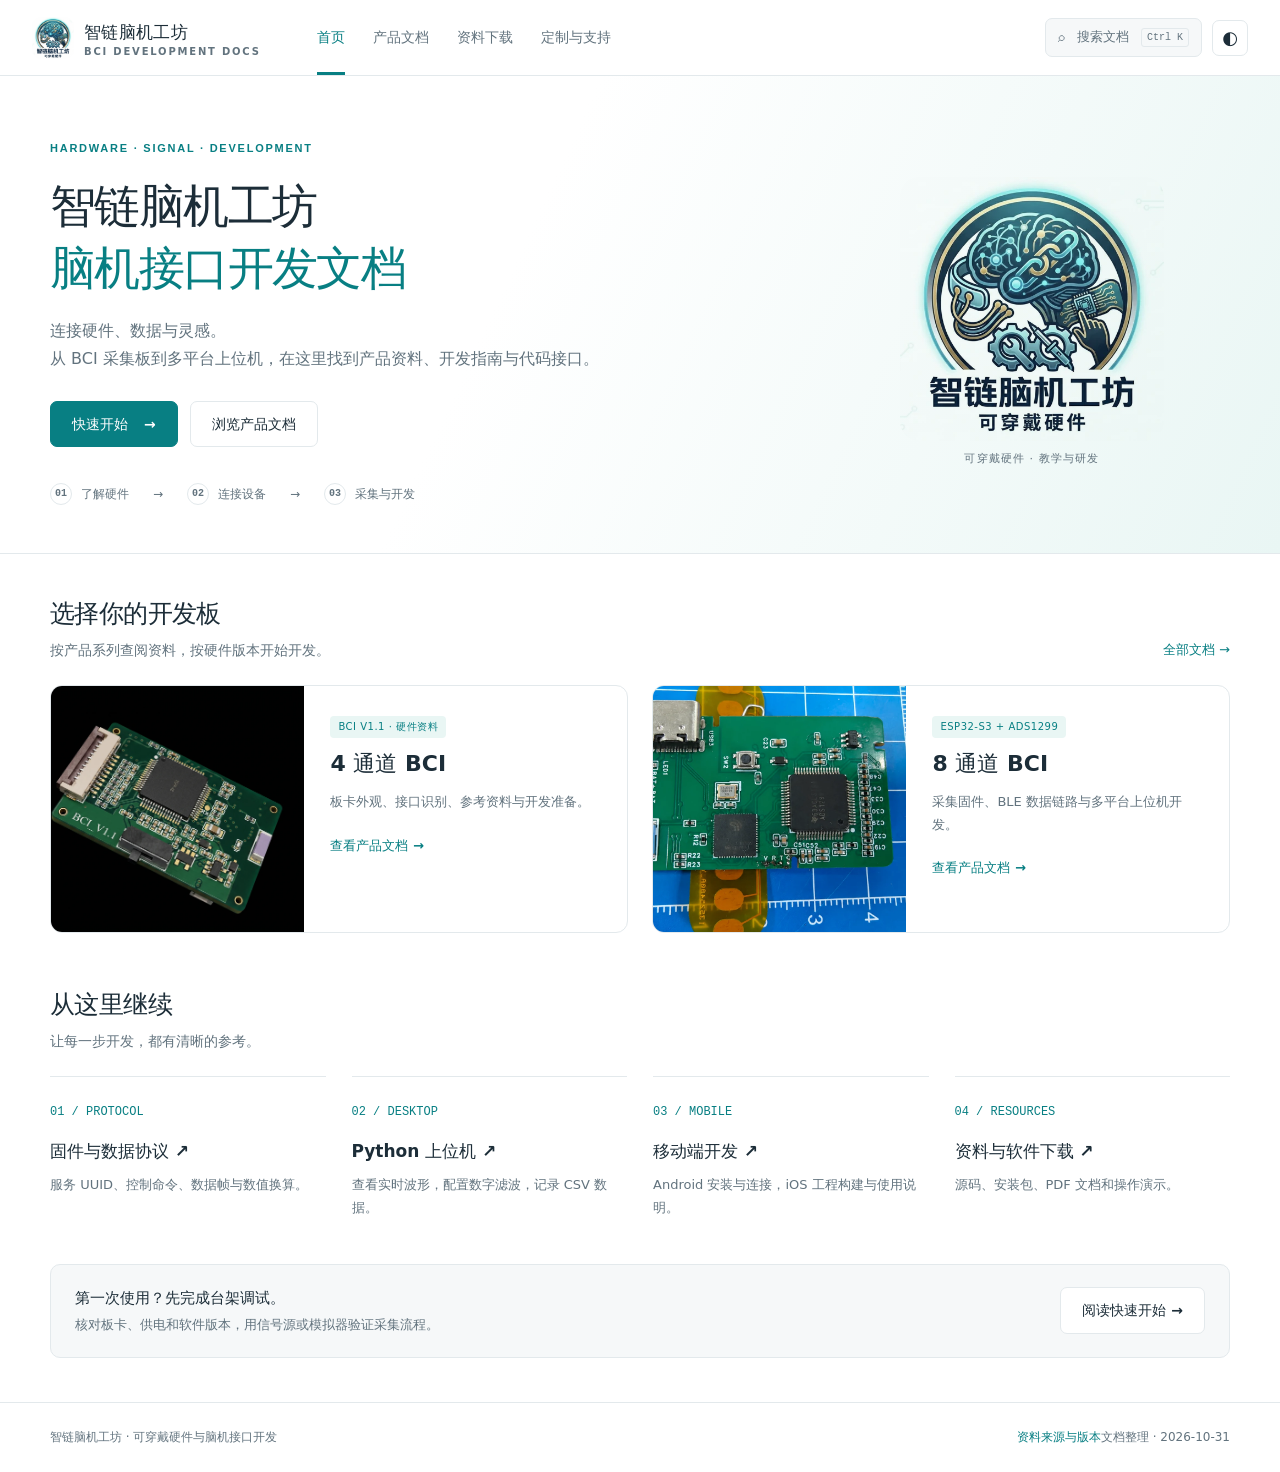
<file: docs/index.html>
<!doctype html>
<html lang="zh-CN"><head><meta charset="UTF-8"><meta name="viewport" content="width=device-width,initial-scale=1"><meta name="color-scheme" content="light dark"><title>首页 · 智链脑机工坊</title><meta name="description" content="智链脑机工坊 BCI 技术文档：4 通道与 8 通道采集板、ESP32-S3 固件、BLE 协议及 Python、Android、iOS 上位机。"><link rel="icon" href="assets/logo.webp"><link rel="stylesheet" href="assets/style.css"><script src="assets/search-index.js" defer></script><script src="assets/app.js" defer></script></head>
<body><a class="skip" href="#main">跳转到正文</a><header class="site-header"><div class="header-inner"><a class="brand" href="index.html"><img src="assets/logo.webp" alt="" width="42" height="42"><span>智链脑机工坊<small>BCI DEVELOPMENT DOCS</small></span></a><nav class="main-nav" id="main-nav" aria-label="主导航"><a href="index.html" aria-current="page">首页</a><a href="overview.html">产品文档</a><a href="downloads.html">资料下载</a><a href="customization.html">定制与支持</a></nav><div class="header-tools"><button class="search-trigger" data-search aria-label="搜索文档"><span aria-hidden="true">⌕</span> 搜索文档 <kbd>Ctrl K</kbd></button><button class="icon-btn" data-theme-toggle aria-label="切换深色模式">◐</button><button class="menu-toggle" aria-controls="main-nav" aria-expanded="false" aria-label="打开导航菜单">☰</button></div></div></header>
<main id="main"><section class="hero"><div class="wrap"><div class="hero-inner"><div><div class="eyebrow">HARDWARE · SIGNAL · DEVELOPMENT</div><h1>智链脑机工坊<br><span>脑机接口开发文档</span></h1><p>连接硬件、数据与灵感。<br>从 BCI 采集板到多平台上位机，在这里找到产品资料、开发指南与代码接口。</p><div class="actions"><a class="btn primary" href="quickstart.html">快速开始 <span>→</span></a><a class="btn" href="overview.html">浏览产品文档</a></div><div class="signal-path"><span><b>01</b> 了解硬件</span><span>→</span><span><b>02</b> 连接设备</span><span>→</span><span><b>03</b> 采集与开发</span></div></div><div><div class="hero-art"><img src="assets/logo.webp" alt="智链脑机工坊品牌标志" width="264" height="264"></div><div class="hero-caption">可穿戴硬件 · 教学与研发</div></div></div></div></section>
<section class="section"><div class="wrap"><div class="section-title"><div><h2>选择你的开发板</h2><p>按产品系列查阅资料，按硬件版本开始开发。</p></div><a href="overview.html">全部文档 →</a></div><div class="product-grid"><a class="product-card" href="bci4.html"><img class="product-photo" src="assets/board4.webp" alt="4 通道 BCI V1.1 板卡 3D 图" width="450" height="340"><div class="product-info"><span class="tag">BCI V1.1 · 硬件资料</span><h3>4 通道 BCI</h3><p>板卡外观、接口识别、参考资料与开发准备。</p><span class="card-link">查看产品文档 →</span></div></a><a class="product-card" href="bci8.html"><img class="product-photo" src="assets/board8.webp" alt="8 通道 ESP32-S3 ADS1299 板卡实物" width="450" height="340"><div class="product-info"><span class="tag">ESP32-S3 + ADS1299</span><h3>8 通道 BCI</h3><p>采集固件、BLE 数据链路与多平台上位机开发。</p><span class="card-link">查看产品文档 →</span></div></a></div></div></section>
<section class="section" style="padding-top:12px"><div class="wrap"><div class="section-title"><div><h2>从这里继续</h2><p>让每一步开发，都有清晰的参考。</p></div></div><div class="entry-grid"><a class="entry" href="protocol.html"><span class="entry-num">01 / PROTOCOL</span><h3>固件与数据协议 ↗</h3><p>服务 UUID、控制命令、数据帧与数值换算。</p></a><a class="entry" href="python.html"><span class="entry-num">02 / DESKTOP</span><h3>Python 上位机 ↗</h3><p>查看实时波形，配置数字滤波，记录 CSV 数据。</p></a><a class="entry" href="android.html"><span class="entry-num">03 / MOBILE</span><h3>移动端开发 ↗</h3><p>Android 安装与连接，iOS 工程构建与使用说明。</p></a><a class="entry" href="downloads.html"><span class="entry-num">04 / RESOURCES</span><h3>资料与软件下载 ↗</h3><p>源码、安装包、PDF 文档和操作演示。</p></a></div></div></section><div class="wrap"><div class="notice-strip"><div><strong>第一次使用？先完成台架调试。</strong><p>核对板卡、供电和软件版本，用信号源或模拟器验证采集流程。</p></div><a class="btn" href="quickstart.html">阅读快速开始 →</a></div></div></main>
<footer class="site-footer"><div class="wrap footer-inner"><div>智链脑机工坊 · 可穿戴硬件与脑机接口开发</div><div><a href="sources.html">资料来源与版本</a><span>文档整理 · 2026-10-31</span></div></div></footer><dialog class="search-dialog" aria-label="搜索文档"><div class="search-head"><input type="search" placeholder="搜索产品、协议、安装或参数…" aria-label="搜索关键词" autocomplete="off"><button data-close aria-label="关闭搜索">Esc</button></div><div class="search-results" aria-live="polite"></div><div class="search-footer">↑ ↓ 选择 · Enter 打开 · Esc 关闭</div></dialog><button class="to-top" aria-label="返回顶部">↑</button><noscript><div class="no-js">正文与下载可直接使用。启用 JavaScript 可使用全文搜索、主题切换和代码复制。</div></noscript></body></html>
</file>
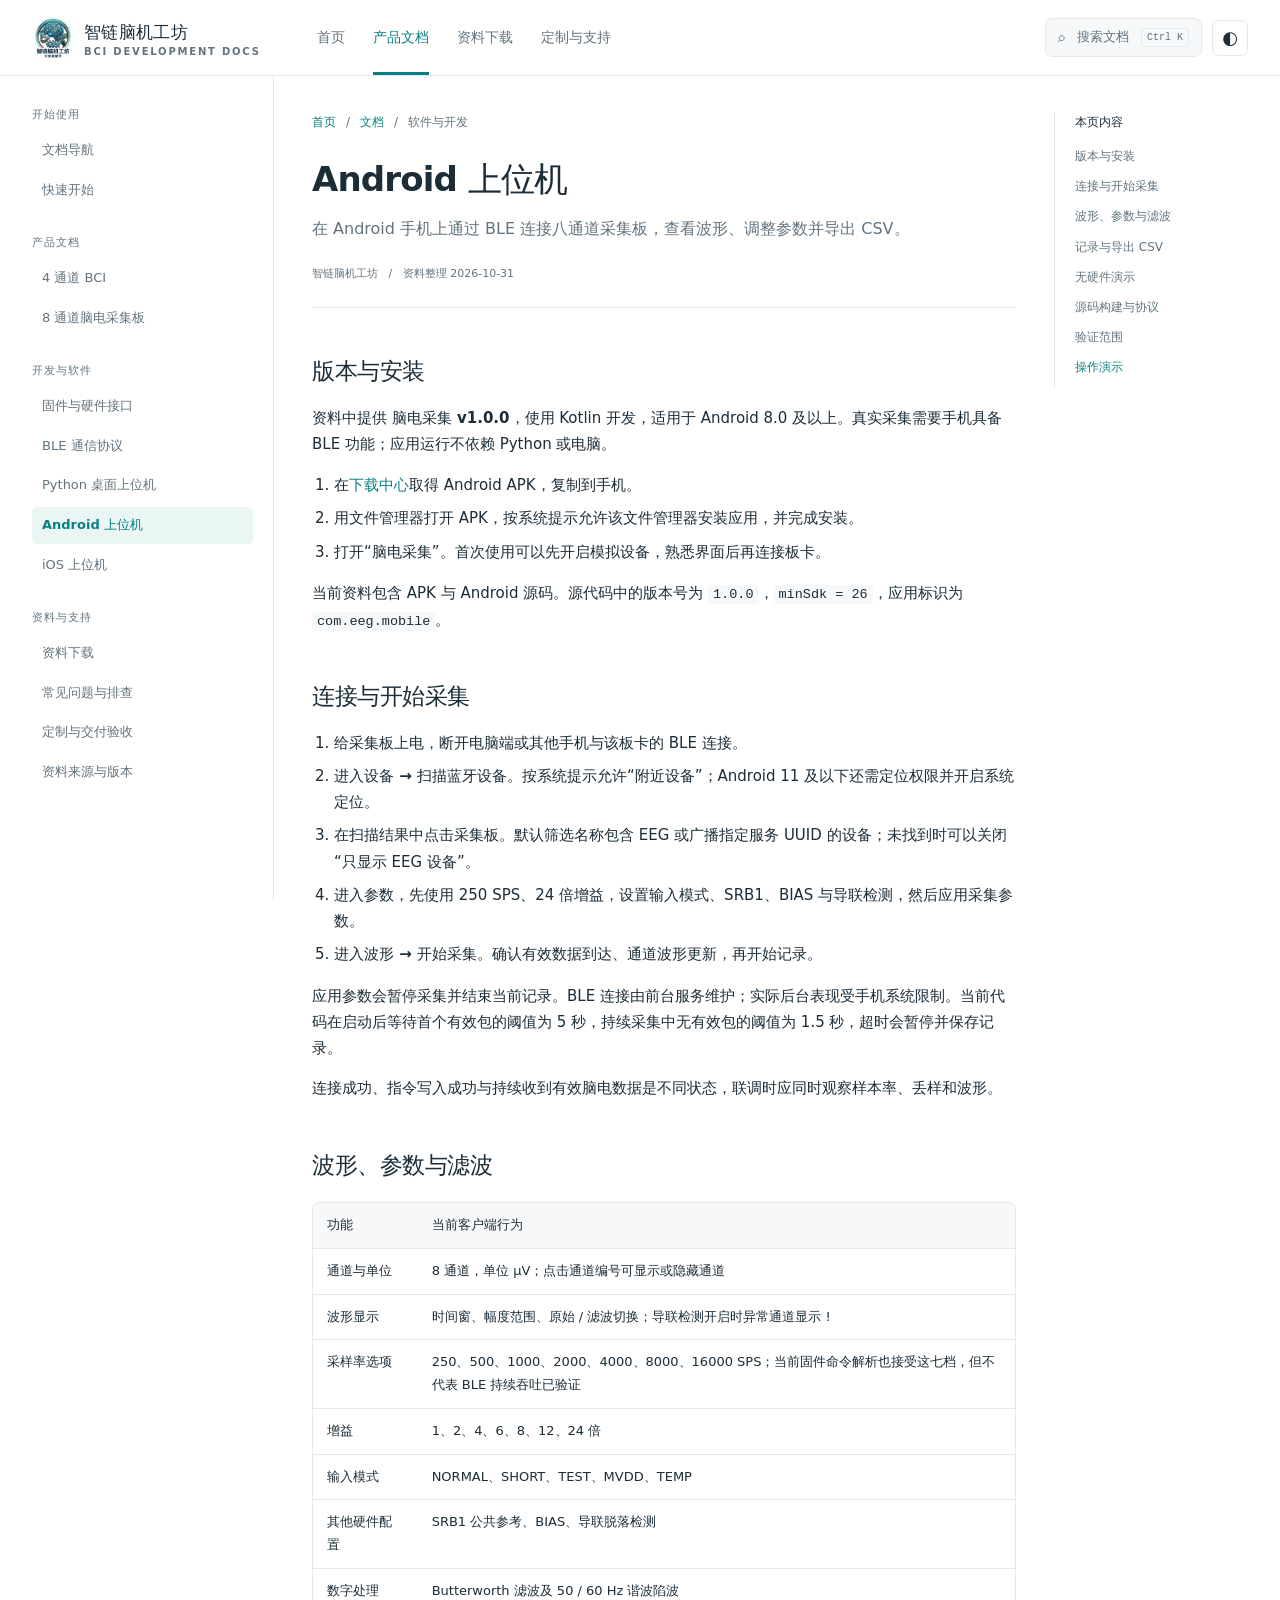
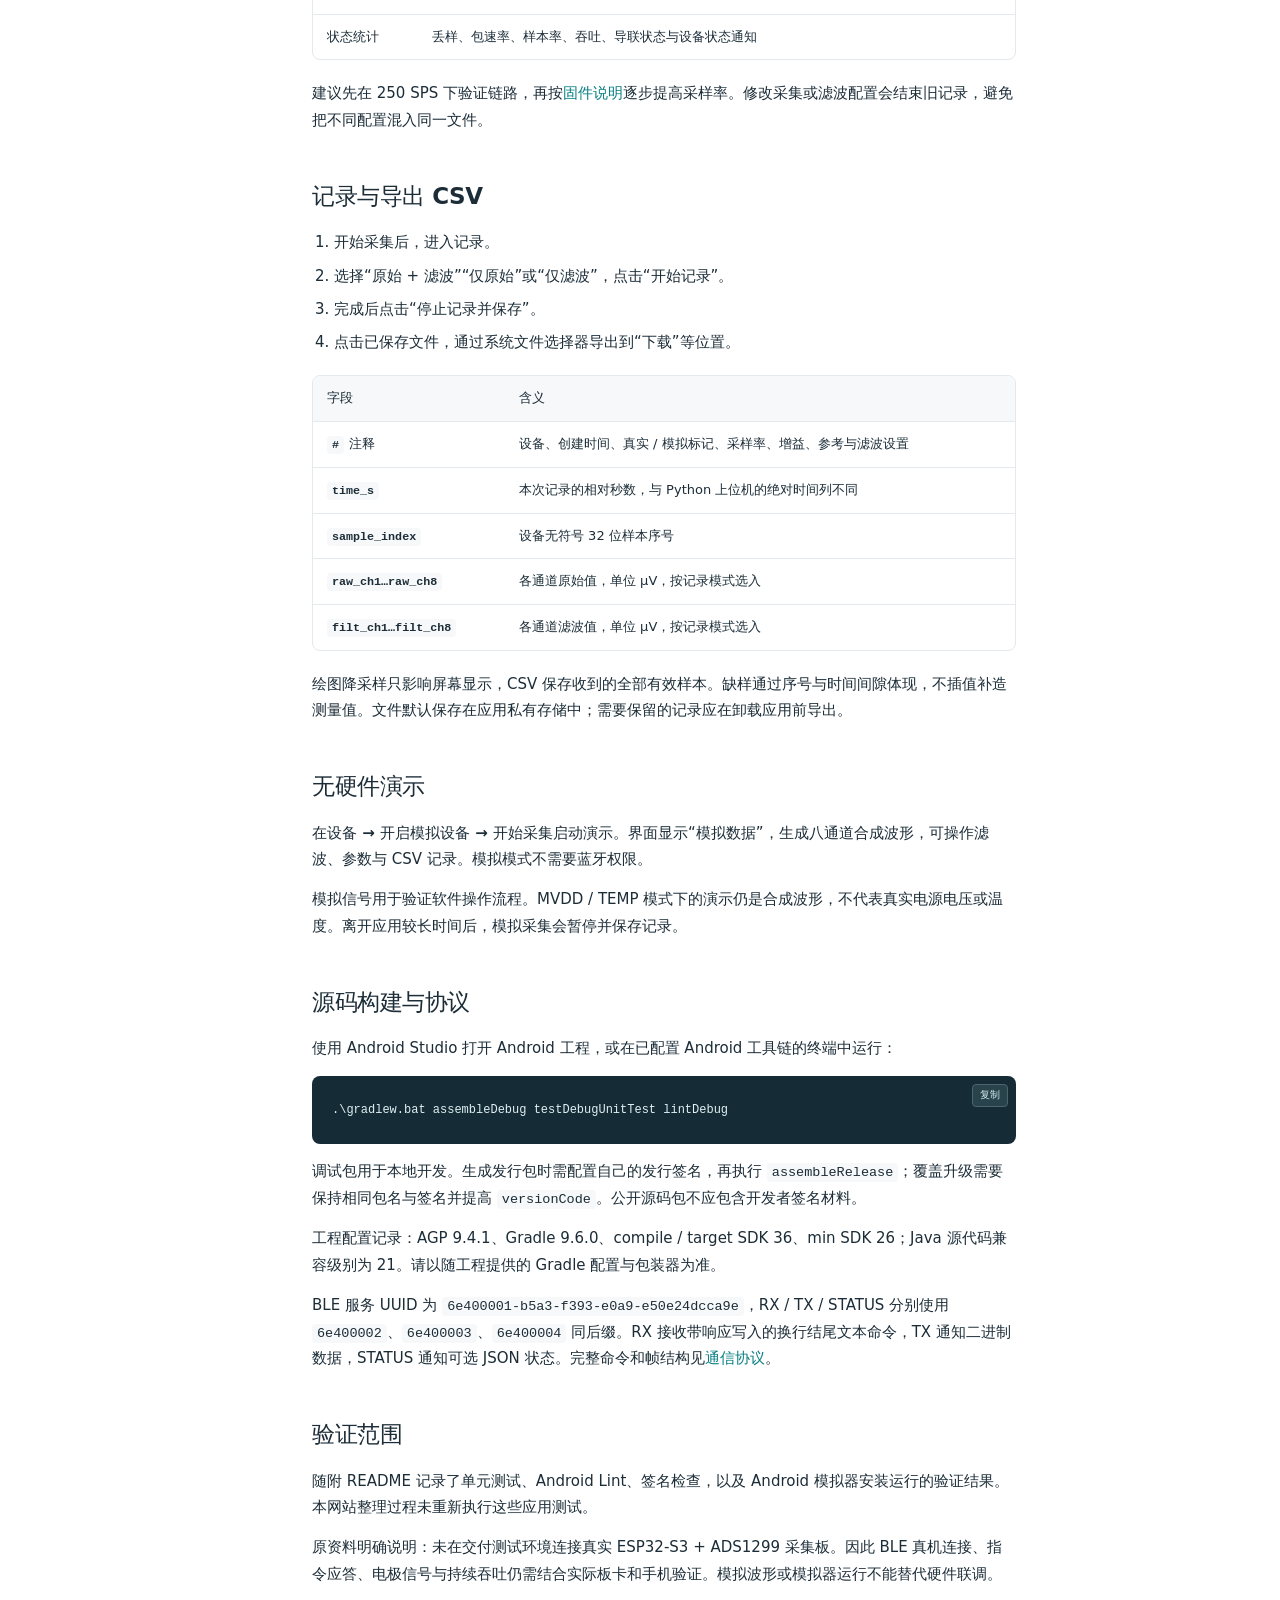
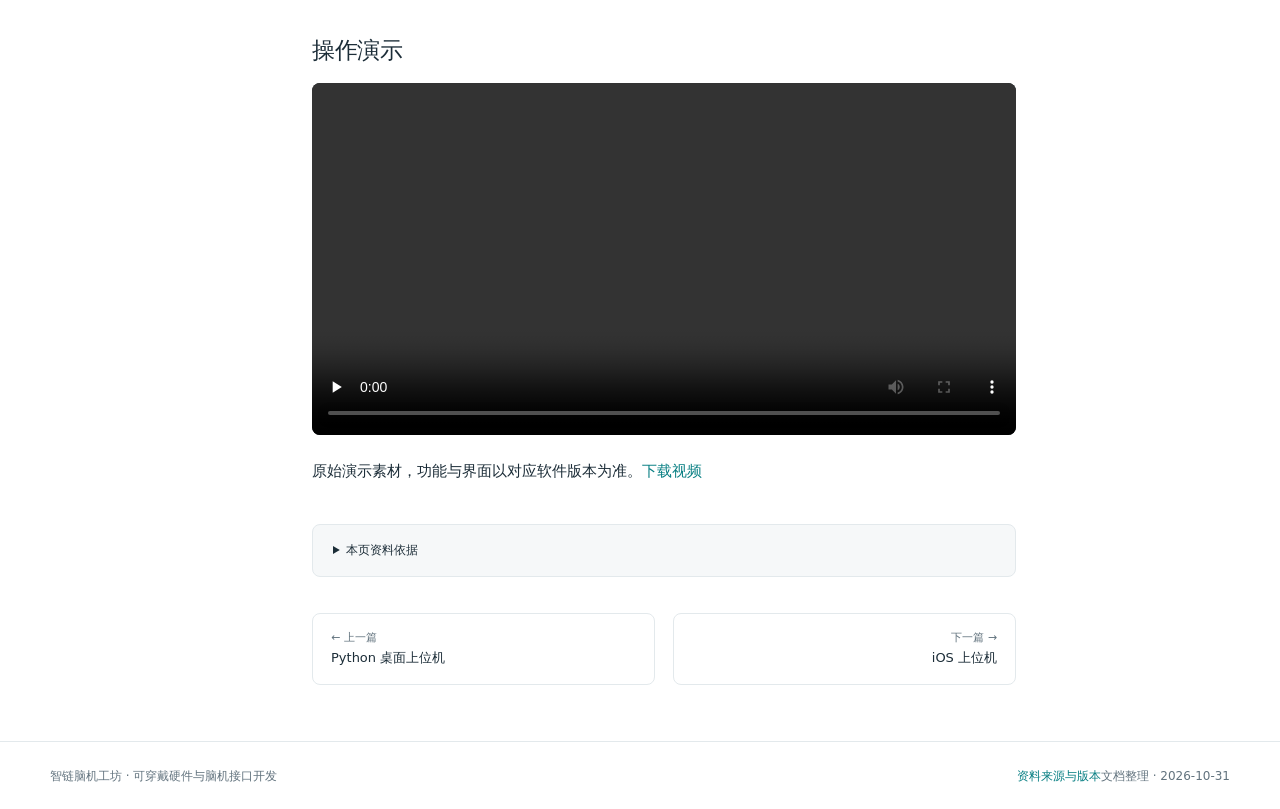
<file: docs/android.html>
<!doctype html>
<html lang="zh-CN"><head><meta charset="UTF-8"><meta name="viewport" content="width=device-width,initial-scale=1"><meta name="color-scheme" content="light dark"><title>Android 上位机 · 智链脑机工坊</title><meta name="description" content="在 Android 手机上通过 BLE 连接八通道采集板，查看波形、调整参数并导出 CSV。"><link rel="icon" href="assets/logo.webp"><link rel="stylesheet" href="assets/style.css"><script src="assets/search-index.js" defer></script><script src="assets/app.js" defer></script></head>
<body><a class="skip" href="#main">跳转到正文</a><header class="site-header"><div class="header-inner"><a class="brand" href="index.html"><img src="assets/logo.webp" alt="" width="42" height="42"><span>智链脑机工坊<small>BCI DEVELOPMENT DOCS</small></span></a><nav class="main-nav" id="main-nav" aria-label="主导航"><a href="index.html">首页</a><a href="overview.html" aria-current="page">产品文档</a><a href="downloads.html">资料下载</a><a href="customization.html">定制与支持</a></nav><div class="header-tools"><button class="search-trigger" data-search aria-label="搜索文档"><span aria-hidden="true">⌕</span> 搜索文档 <kbd>Ctrl K</kbd></button><button class="icon-btn" data-theme-toggle aria-label="切换深色模式">◐</button><button class="menu-toggle" aria-controls="main-nav" aria-expanded="false" aria-label="打开导航菜单">☰</button></div></div></header>
<button class="mobile-doc-button" aria-expanded="false" aria-controls="doc-sidebar">☰ 文档目录 · Android 上位机</button><div class="doc-shell"><aside class="sidebar" id="doc-sidebar" aria-label="文档目录"><div class="nav-heading">开始使用</div><a href="overview.html">文档导航</a><a href="quickstart.html">快速开始</a><div class="nav-heading">产品文档</div><a href="bci4.html">4 通道 BCI</a><a href="bci8.html">8 通道脑电采集板</a><div class="nav-heading">开发与软件</div><a href="firmware.html">固件与硬件接口</a><a href="protocol.html">BLE 通信协议</a><a href="python.html">Python 桌面上位机</a><a href="android.html" aria-current="page">Android 上位机</a><a href="ios.html">iOS 上位机</a><div class="nav-heading">资料与支持</div><a href="downloads.html">资料下载</a><a href="faq.html">常见问题与排查</a><a href="customization.html">定制与交付验收</a><a href="sources.html">资料来源与版本</a></aside><main class="article" id="main"><div class="breadcrumbs"><a href="index.html">首页</a><span>/</span><a href="overview.html">文档</a><span>/</span>软件与开发</div><h1>Android 上位机</h1><p class="lead">在 Android 手机上通过 BLE 连接八通道采集板，查看波形、调整参数并导出 CSV。</p><div class="doc-meta">智链脑机工坊 &nbsp; / &nbsp; 资料整理 2026-10-31</div><section id="overview"><h2>版本与安装</h2><p>资料中提供 <strong>脑电采集 v1.0.0</strong>，使用 Kotlin 开发，适用于 Android 8.0 及以上。真实采集需要手机具备 BLE 功能；应用运行不依赖 Python 或电脑。</p><ol><li>在<a href="downloads.html">下载中心</a>取得 Android APK，复制到手机。</li><li>用文件管理器打开 APK，按系统提示允许该文件管理器安装应用，并完成安装。</li><li>打开“脑电采集”。首次使用可以先开启模拟设备，熟悉界面后再连接板卡。</li></ol><p>当前资料包含 APK 与 Android 源码。源代码中的版本号为 <code>1.0.0</code>，<code>minSdk = 26</code>，应用标识为 <code>com.eeg.mobile</code>。</p></section><section id="connect"><h2>连接与开始采集</h2><ol><li>给采集板上电，断开电脑端或其他手机与该板卡的 BLE 连接。</li><li>进入<strong>设备 → 扫描蓝牙设备</strong>。按系统提示允许“附近设备”；Android 11 及以下还需定位权限并开启系统定位。</li><li>在扫描结果中点击采集板。默认筛选名称包含 EEG 或广播指定服务 UUID 的设备；未找到时可以关闭“只显示 EEG 设备”。</li><li>进入<strong>参数</strong>，先使用 250 SPS、24 倍增益，设置输入模式、SRB1、BIAS 与导联检测，然后应用采集参数。</li><li>进入<strong>波形 → 开始采集</strong>。确认有效数据到达、通道波形更新，再开始记录。</li></ol><p>应用参数会暂停采集并结束当前记录。BLE 连接由前台服务维护；实际后台表现受手机系统限制。当前代码在启动后等待首个有效包的阈值为 5 秒，持续采集中无有效包的阈值为 1.5 秒，超时会暂停并保存记录。</p><p>连接成功、指令写入成功与持续收到有效脑电数据是不同状态，联调时应同时观察样本率、丢样和波形。</p></section><section id="parameters"><h2>波形、参数与滤波</h2><div class="table-wrap"><table><thead><tr><th>功能</th><th>当前客户端行为</th></tr></thead><tbody><tr><td>通道与单位</td><td>8 通道，单位 µV；点击通道编号可显示或隐藏通道</td></tr><tr><td>波形显示</td><td>时间窗、幅度范围、原始 / 滤波切换；导联检测开启时异常通道显示 !</td></tr><tr><td>采样率选项</td><td>250、500、1000、2000、4000、8000、16000 SPS；当前固件命令解析也接受这七档，但不代表 BLE 持续吞吐已验证</td></tr><tr><td>增益</td><td>1、2、4、6、8、12、24 倍</td></tr><tr><td>输入模式</td><td>NORMAL、SHORT、TEST、MVDD、TEMP</td></tr><tr><td>其他硬件配置</td><td>SRB1 公共参考、BIAS、导联脱落检测</td></tr><tr><td>数字处理</td><td>Butterworth 滤波及 50 / 60 Hz 谐波陷波</td></tr><tr><td>状态统计</td><td>丢样、包速率、样本率、吞吐、导联状态与设备状态通知</td></tr></tbody></table></div><p>建议先在 250 SPS 下验证链路，再按<a href="firmware.html">固件说明</a>逐步提高采样率。修改采集或滤波配置会结束旧记录，避免把不同配置混入同一文件。</p></section><section id="recording"><h2>记录与导出 CSV</h2><ol><li>开始采集后，进入<strong>记录</strong>。</li><li>选择“原始 + 滤波”“仅原始”或“仅滤波”，点击“开始记录”。</li><li>完成后点击“停止记录并保存”。</li><li>点击已保存文件，通过系统文件选择器导出到“下载”等位置。</li></ol><div class="table-wrap"><table><thead><tr><th>字段</th><th>含义</th></tr></thead><tbody><tr><td><code>#</code> 注释</td><td>设备、创建时间、真实 / 模拟标记、采样率、增益、参考与滤波设置</td></tr><tr><td><code>time_s</code></td><td>本次记录的相对秒数，与 Python 上位机的绝对时间列不同</td></tr><tr><td><code>sample_index</code></td><td>设备无符号 32 位样本序号</td></tr><tr><td><code>raw_ch1…raw_ch8</code></td><td>各通道原始值，单位 µV，按记录模式选入</td></tr><tr><td><code>filt_ch1…filt_ch8</code></td><td>各通道滤波值，单位 µV，按记录模式选入</td></tr></tbody></table></div><p>绘图降采样只影响屏幕显示，CSV 保存收到的全部有效样本。缺样通过序号与时间间隙体现，不插值补造测量值。文件默认保存在应用私有存储中；需要保留的记录应在卸载应用前导出。</p></section><section id="demo"><h2>无硬件演示</h2><p>在<strong>设备 → 开启模拟设备 → 开始采集</strong>启动演示。界面显示“模拟数据”，生成八通道合成波形，可操作滤波、参数与 CSV 记录。模拟模式不需要蓝牙权限。</p><p>模拟信号用于验证软件操作流程。MVDD / TEMP 模式下的演示仍是合成波形，不代表真实电源电压或温度。离开应用较长时间后，模拟采集会暂停并保存记录。</p></section><section id="development"><h2>源码构建与协议</h2><p>使用 Android Studio 打开 Android 工程，或在已配置 Android 工具链的终端中运行：</p><pre><code class="language-powershell">.\gradlew.bat assembleDebug testDebugUnitTest lintDebug</code></pre><p>调试包用于本地开发。生成发行包时需配置自己的发行签名，再执行 <code>assembleRelease</code>；覆盖升级需要保持相同包名与签名并提高 <code>versionCode</code>。公开源码包不应包含开发者签名材料。</p><p>工程配置记录：AGP 9.4.1、Gradle 9.6.0、compile / target SDK 36、min SDK 26；Java 源代码兼容级别为 21。请以随工程提供的 Gradle 配置与包装器为准。</p><p>BLE 服务 UUID 为 <code>6e400001-b5a3-f393-e0a9-e50e24dcca9e</code>，RX / TX / STATUS 分别使用 <code>6e400002</code>、<code>6e400003</code>、<code>6e400004</code> 同后缀。RX 接收带响应写入的换行结尾文本命令，TX 通知二进制数据，STATUS 通知可选 JSON 状态。完整命令和帧结构见<a href="protocol.html">通信协议</a>。</p></section><section id="verification"><h2>验证范围</h2><p>随附 README 记录了单元测试、Android Lint、签名检查，以及 Android 模拟器安装运行的验证结果。本网站整理过程未重新执行这些应用测试。</p><p>原资料明确说明：未在交付测试环境连接真实 ESP32-S3 + ADS1299 采集板。因此 BLE 真机连接、指令应答、电极信号与持续吞吐仍需结合实际板卡和手机验证。模拟波形或模拟器运行不能替代硬件联调。</p></section><section id="video-demo"><h2>操作演示</h2><video controls preload="none" playsinline aria-label="Android 操作演示"><source src="downloads/android-demo.mp4" type="video/mp4">浏览器不支持视频播放，请下载文件查看。</video><p>原始演示素材，功能与界面以对应软件版本为准。<a href="downloads/android-demo.mp4" download>下载视频</a></p></section><details class="sources"><summary>本页资料依据</summary><ul><li>8通道BCI/程序/上位机程序/Android/EEGMobile/README.md</li><li>8通道BCI/程序/上位机程序/Android/EEGMobile/app/build.gradle.kts</li><li>8通道BCI/程序/上位机程序/Android/EEGMobile/app/src/main/AndroidManifest.xml</li><li>8通道BCI/程序/上位机程序/Android/EEGMobile/app/src/main/java/com/eeg/mobile/MainActivity.kt</li><li>8通道BCI/程序/上位机程序/Android/EEGMobile/app/src/main/java/com/eeg/mobile/session/EegService.kt</li><li>8通道BCI/程序/上位机程序/Android/EEGMobile/app/src/main/java/com/eeg/mobile/core/EegProtocol.kt</li></ul></details><nav class="page-nav" aria-label="上一篇与下一篇"><a href="python.html"><small>← 上一篇</small>Python 桌面上位机</a><a href="ios.html"><small>下一篇 →</small>iOS 上位机</a></nav></main><aside class="toc" aria-label="本页目录"><p>本页内容</p><a href="#overview">版本与安装</a><a href="#connect">连接与开始采集</a><a href="#parameters">波形、参数与滤波</a><a href="#recording">记录与导出 CSV</a><a href="#demo">无硬件演示</a><a href="#development">源码构建与协议</a><a href="#verification">验证范围</a><a href="#video-demo">操作演示</a></aside></div>
<footer class="site-footer"><div class="wrap footer-inner"><div>智链脑机工坊 · 可穿戴硬件与脑机接口开发</div><div><a href="sources.html">资料来源与版本</a><span>文档整理 · 2026-10-31</span></div></div></footer><dialog class="search-dialog" aria-label="搜索文档"><div class="search-head"><input type="search" placeholder="搜索产品、协议、安装或参数…" aria-label="搜索关键词" autocomplete="off"><button data-close aria-label="关闭搜索">Esc</button></div><div class="search-results" aria-live="polite"></div><div class="search-footer">↑ ↓ 选择 · Enter 打开 · Esc 关闭</div></dialog><button class="to-top" aria-label="返回顶部">↑</button><noscript><div class="no-js">正文与下载可直接使用。启用 JavaScript 可使用全文搜索、主题切换和代码复制。</div></noscript></body></html>
</file>
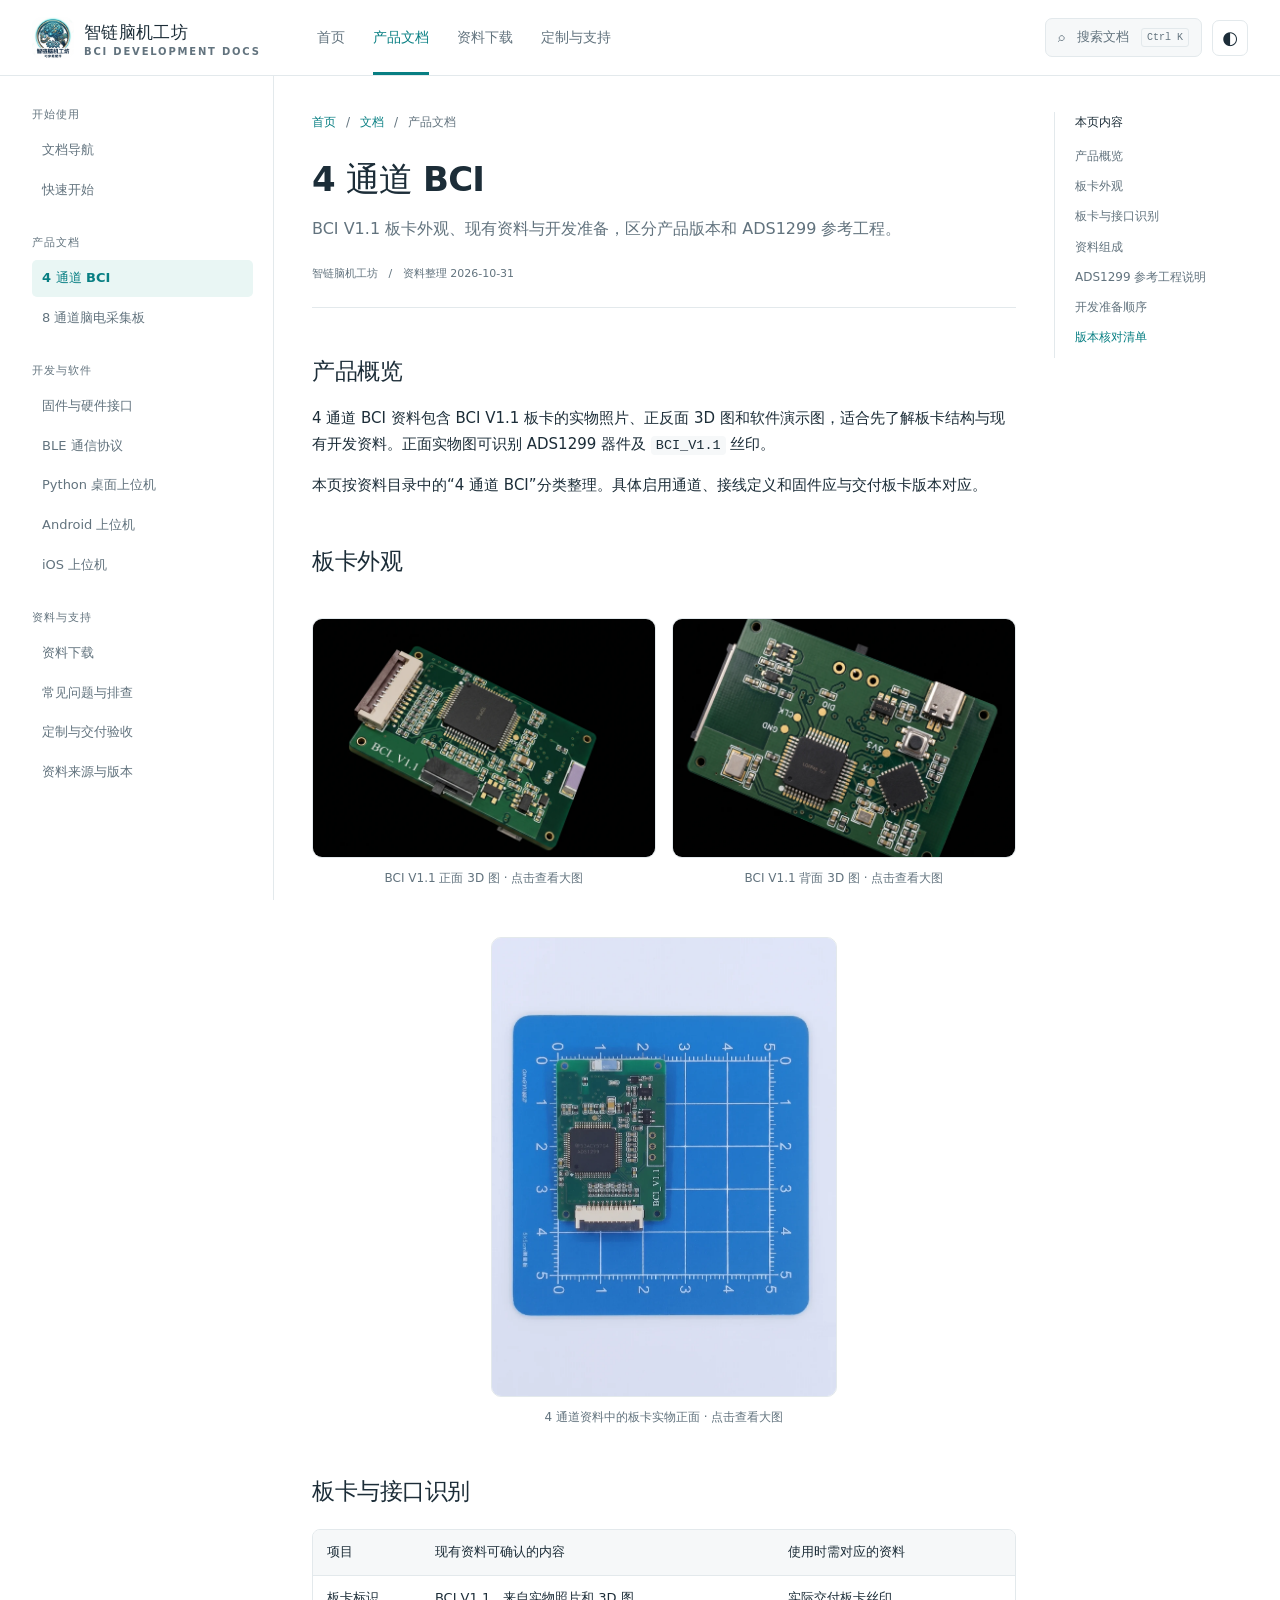
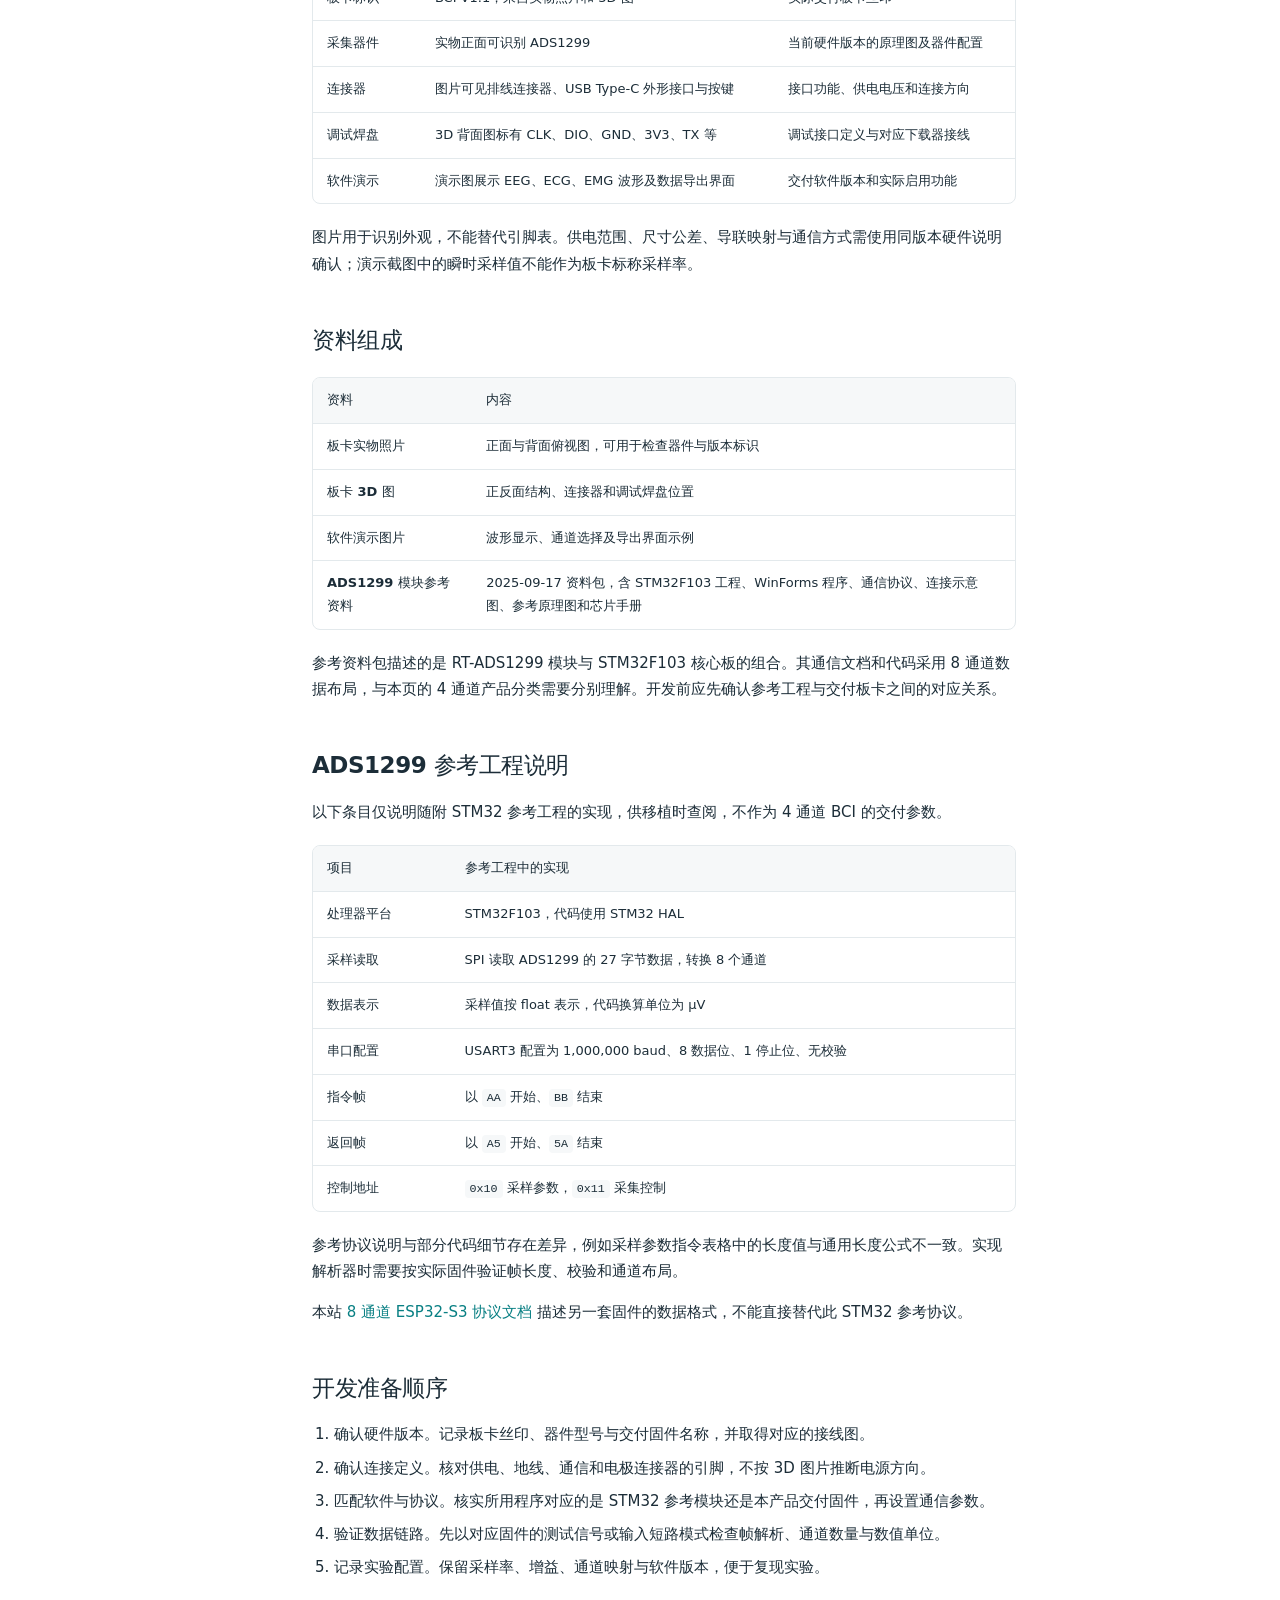
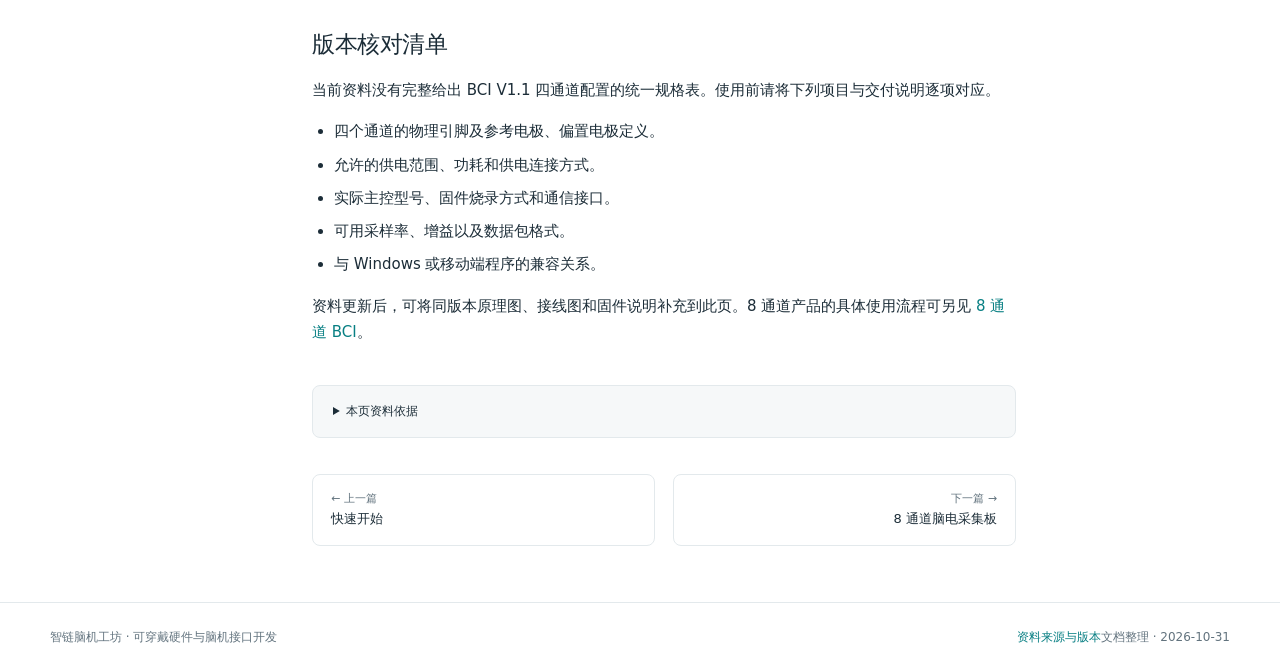
<file: docs/bci4.html>
<!doctype html>
<html lang="zh-CN"><head><meta charset="UTF-8"><meta name="viewport" content="width=device-width,initial-scale=1"><meta name="color-scheme" content="light dark"><title>4 通道 BCI · 智链脑机工坊</title><meta name="description" content="BCI V1.1 板卡外观、现有资料与开发准备，区分产品版本和 ADS1299 参考工程。"><link rel="icon" href="assets/logo.webp"><link rel="stylesheet" href="assets/style.css"><script src="assets/search-index.js" defer></script><script src="assets/app.js" defer></script></head>
<body><a class="skip" href="#main">跳转到正文</a><header class="site-header"><div class="header-inner"><a class="brand" href="index.html"><img src="assets/logo.webp" alt="" width="42" height="42"><span>智链脑机工坊<small>BCI DEVELOPMENT DOCS</small></span></a><nav class="main-nav" id="main-nav" aria-label="主导航"><a href="index.html">首页</a><a href="overview.html" aria-current="page">产品文档</a><a href="downloads.html">资料下载</a><a href="customization.html">定制与支持</a></nav><div class="header-tools"><button class="search-trigger" data-search aria-label="搜索文档"><span aria-hidden="true">⌕</span> 搜索文档 <kbd>Ctrl K</kbd></button><button class="icon-btn" data-theme-toggle aria-label="切换深色模式">◐</button><button class="menu-toggle" aria-controls="main-nav" aria-expanded="false" aria-label="打开导航菜单">☰</button></div></div></header>
<button class="mobile-doc-button" aria-expanded="false" aria-controls="doc-sidebar">☰ 文档目录 · 4 通道 BCI</button><div class="doc-shell"><aside class="sidebar" id="doc-sidebar" aria-label="文档目录"><div class="nav-heading">开始使用</div><a href="overview.html">文档导航</a><a href="quickstart.html">快速开始</a><div class="nav-heading">产品文档</div><a href="bci4.html" aria-current="page">4 通道 BCI</a><a href="bci8.html">8 通道脑电采集板</a><div class="nav-heading">开发与软件</div><a href="firmware.html">固件与硬件接口</a><a href="protocol.html">BLE 通信协议</a><a href="python.html">Python 桌面上位机</a><a href="android.html">Android 上位机</a><a href="ios.html">iOS 上位机</a><div class="nav-heading">资料与支持</div><a href="downloads.html">资料下载</a><a href="faq.html">常见问题与排查</a><a href="customization.html">定制与交付验收</a><a href="sources.html">资料来源与版本</a></aside><main class="article" id="main"><div class="breadcrumbs"><a href="index.html">首页</a><span>/</span><a href="overview.html">文档</a><span>/</span>产品文档</div><h1>4 通道 BCI</h1><p class="lead">BCI V1.1 板卡外观、现有资料与开发准备，区分产品版本和 ADS1299 参考工程。</p><div class="doc-meta">智链脑机工坊 &nbsp; / &nbsp; 资料整理 2026-10-31</div><section id="overview"><h2>产品概览</h2><p>4 通道 BCI 资料包含 BCI V1.1 板卡的实物照片、正反面 3D 图和软件演示图，适合先了解板卡结构与现有开发资料。正面实物图可识别 ADS1299 器件及 <code>BCI_V1.1</code> 丝印。</p><p>本页按资料目录中的“4 通道 BCI”分类整理。具体启用通道、接线定义和固件应与交付板卡版本对应。</p></section><section id="gallery"><h2>板卡外观</h2><div class="image-pair"><figure class=""><a href="assets/board4.webp" target="_blank" rel="noopener"><img src="assets/board4.webp" alt="BCI V1.1 正面 3D 图" loading="lazy"></a><figcaption>BCI V1.1 正面 3D 图 · 点击查看大图</figcaption></figure><figure class=""><a href="assets/board4-back.webp" target="_blank" rel="noopener"><img src="assets/board4-back.webp" alt="BCI V1.1 背面 3D 图" loading="lazy"></a><figcaption>BCI V1.1 背面 3D 图 · 点击查看大图</figcaption></figure></div><figure class=""><a href="assets/board4-photo.webp" target="_blank" rel="noopener"><img src="assets/board4-photo.webp" alt="4 通道资料中的板卡实物正面" loading="lazy"></a><figcaption>4 通道资料中的板卡实物正面 · 点击查看大图</figcaption></figure></section><section id="board"><h2>板卡与接口识别</h2><div class="table-wrap"><table><thead><tr><th>项目</th><th>现有资料可确认的内容</th><th>使用时需对应的资料</th></tr></thead><tbody><tr><td>板卡标识</td><td>BCI V1.1，来自实物照片和 3D 图</td><td>实际交付板卡丝印</td></tr><tr><td>采集器件</td><td>实物正面可识别 ADS1299</td><td>当前硬件版本的原理图及器件配置</td></tr><tr><td>连接器</td><td>图片可见排线连接器、USB Type-C 外形接口与按键</td><td>接口功能、供电电压和连接方向</td></tr><tr><td>调试焊盘</td><td>3D 背面图标有 CLK、DIO、GND、3V3、TX 等</td><td>调试接口定义与对应下载器接线</td></tr><tr><td>软件演示</td><td>演示图展示 EEG、ECG、EMG 波形及数据导出界面</td><td>交付软件版本和实际启用功能</td></tr></tbody></table></div><p>图片用于识别外观，不能替代引脚表。供电范围、尺寸公差、导联映射与通信方式需使用同版本硬件说明确认；演示截图中的瞬时采样值不能作为板卡标称采样率。</p></section><section id="resources"><h2>资料组成</h2><div class="table-wrap"><table><thead><tr><th>资料</th><th>内容</th></tr></thead><tbody><tr><td>板卡实物照片</td><td>正面与背面俯视图，可用于检查器件与版本标识</td></tr><tr><td>板卡 3D 图</td><td>正反面结构、连接器和调试焊盘位置</td></tr><tr><td>软件演示图片</td><td>波形显示、通道选择及导出界面示例</td></tr><tr><td>ADS1299 模块参考资料</td><td>2025-09-17 资料包，含 STM32F103 工程、WinForms 程序、通信协议、连接示意图、参考原理图和芯片手册</td></tr></tbody></table></div><p>参考资料包描述的是 RT-ADS1299 模块与 STM32F103 核心板的组合。其通信文档和代码采用 8 通道数据布局，与本页的 4 通道产品分类需要分别理解。开发前应先确认参考工程与交付板卡之间的对应关系。</p></section><section id="reference"><h2>ADS1299 参考工程说明</h2><p>以下条目仅说明随附 STM32 参考工程的实现，供移植时查阅，不作为 4 通道 BCI 的交付参数。</p><div class="table-wrap"><table><thead><tr><th>项目</th><th>参考工程中的实现</th></tr></thead><tbody><tr><td>处理器平台</td><td>STM32F103，代码使用 STM32 HAL</td></tr><tr><td>采样读取</td><td>SPI 读取 ADS1299 的 27 字节数据，转换 8 个通道</td></tr><tr><td>数据表示</td><td>采样值按 float 表示，代码换算单位为 μV</td></tr><tr><td>串口配置</td><td>USART3 配置为 1,000,000 baud、8 数据位、1 停止位、无校验</td></tr><tr><td>指令帧</td><td>以 <code>AA</code> 开始、<code>BB</code> 结束</td></tr><tr><td>返回帧</td><td>以 <code>A5</code> 开始、<code>5A</code> 结束</td></tr><tr><td>控制地址</td><td><code>0x10</code> 采样参数，<code>0x11</code> 采集控制</td></tr></tbody></table></div><p>参考协议说明与部分代码细节存在差异，例如采样参数指令表格中的长度值与通用长度公式不一致。实现解析器时需要按实际固件验证帧长度、校验和通道布局。</p><p>本站 <a href="protocol.html">8 通道 ESP32-S3 协议文档</a> 描述另一套固件的数据格式，不能直接替代此 STM32 参考协议。</p></section><section id="getting-started"><h2>开发准备顺序</h2><ol><li><strong>确认硬件版本。</strong>记录板卡丝印、器件型号与交付固件名称，并取得对应的接线图。</li><li><strong>确认连接定义。</strong>核对供电、地线、通信和电极连接器的引脚，不按 3D 图片推断电源方向。</li><li><strong>匹配软件与协议。</strong>核实所用程序对应的是 STM32 参考模块还是本产品交付固件，再设置通信参数。</li><li><strong>验证数据链路。</strong>先以对应固件的测试信号或输入短路模式检查帧解析、通道数量与数值单位。</li><li><strong>记录实验配置。</strong>保留采样率、增益、通道映射与软件版本，便于复现实验。</li></ol></section><section id="version-check"><h2>版本核对清单</h2><p>当前资料没有完整给出 BCI V1.1 四通道配置的统一规格表。使用前请将下列项目与交付说明逐项对应。</p><ul><li>四个通道的物理引脚及参考电极、偏置电极定义。</li><li>允许的供电范围、功耗和供电连接方式。</li><li>实际主控型号、固件烧录方式和通信接口。</li><li>可用采样率、增益以及数据包格式。</li><li>与 Windows 或移动端程序的兼容关系。</li></ul><p>资料更新后，可将同版本原理图、接线图和固件说明补充到此页。8 通道产品的具体使用流程可另见 <a href="bci8.html">8 通道 BCI</a>。</p></section><details class="sources"><summary>本页资料依据</summary><ul><li>4通道BCI/正面俯视图.jpg</li><li>4通道BCI/背面俯视图.jpg</li><li>4通道BCI/3D正面.jpg</li><li>4通道BCI/3D反面.jpg</li><li>4通道BCI/5.png</li><li>4通道BCI/ADS+STM+ESP32/ADS1299脑电采集模块.zip（内含 20250917 通信协议与 STM32 参考工程）</li></ul></details><nav class="page-nav" aria-label="上一篇与下一篇"><a href="quickstart.html"><small>← 上一篇</small>快速开始</a><a href="bci8.html"><small>下一篇 →</small>8 通道脑电采集板</a></nav></main><aside class="toc" aria-label="本页目录"><p>本页内容</p><a href="#overview">产品概览</a><a href="#gallery">板卡外观</a><a href="#board">板卡与接口识别</a><a href="#resources">资料组成</a><a href="#reference">ADS1299 参考工程说明</a><a href="#getting-started">开发准备顺序</a><a href="#version-check">版本核对清单</a></aside></div>
<footer class="site-footer"><div class="wrap footer-inner"><div>智链脑机工坊 · 可穿戴硬件与脑机接口开发</div><div><a href="sources.html">资料来源与版本</a><span>文档整理 · 2026-10-31</span></div></div></footer><dialog class="search-dialog" aria-label="搜索文档"><div class="search-head"><input type="search" placeholder="搜索产品、协议、安装或参数…" aria-label="搜索关键词" autocomplete="off"><button data-close aria-label="关闭搜索">Esc</button></div><div class="search-results" aria-live="polite"></div><div class="search-footer">↑ ↓ 选择 · Enter 打开 · Esc 关闭</div></dialog><button class="to-top" aria-label="返回顶部">↑</button><noscript><div class="no-js">正文与下载可直接使用。启用 JavaScript 可使用全文搜索、主题切换和代码复制。</div></noscript></body></html>
</file>
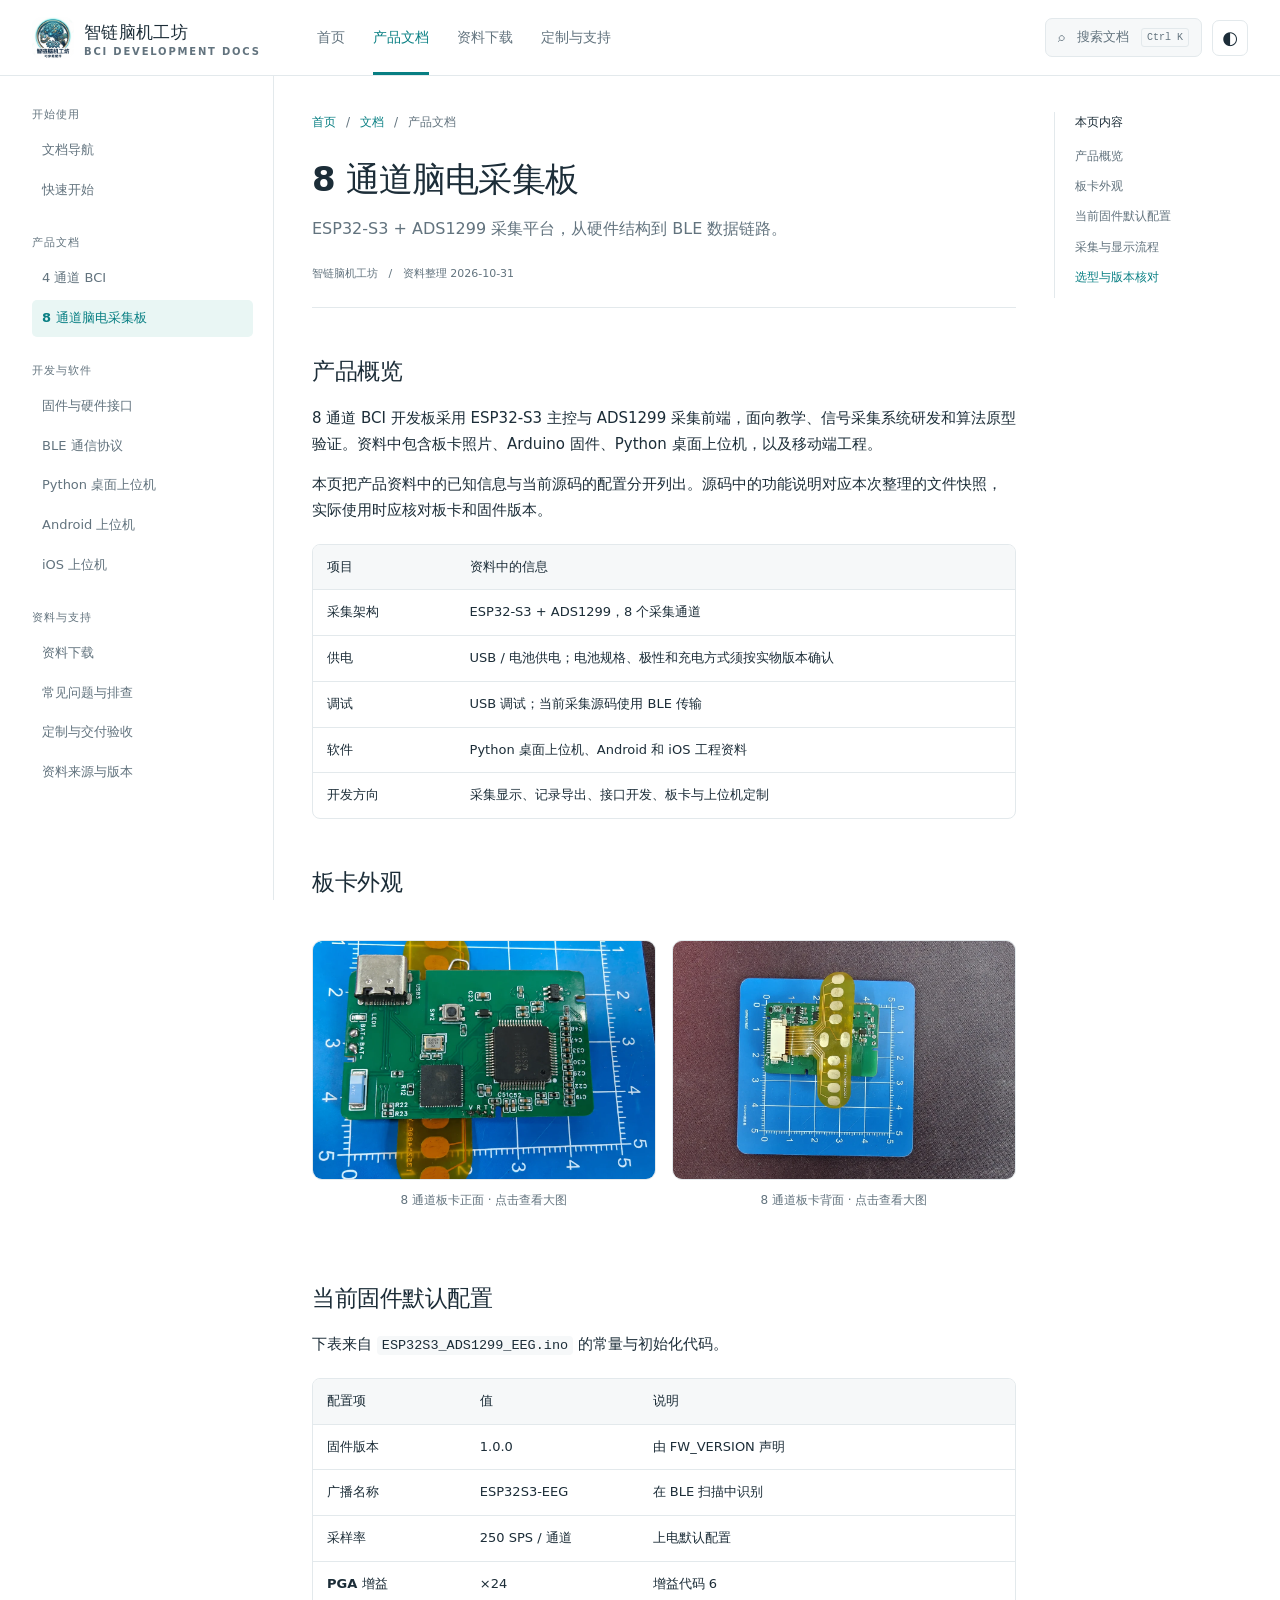
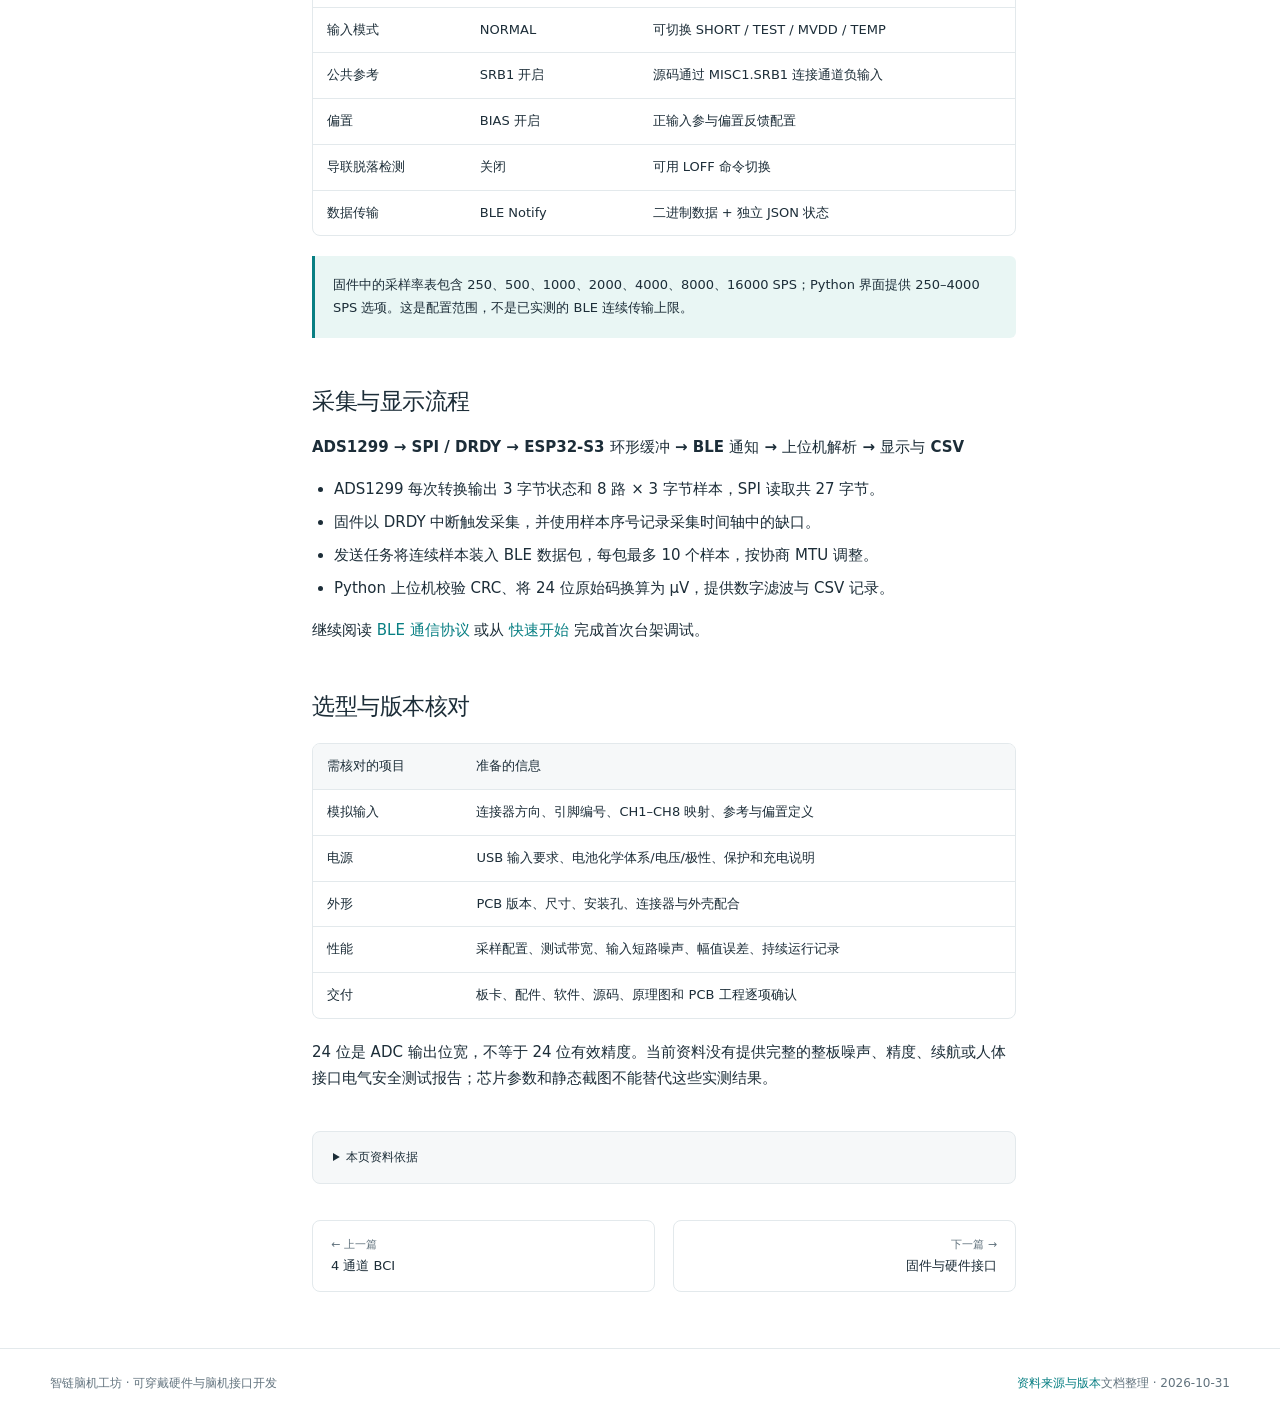
<file: docs/bci8.html>
<!doctype html>
<html lang="zh-CN"><head><meta charset="UTF-8"><meta name="viewport" content="width=device-width,initial-scale=1"><meta name="color-scheme" content="light dark"><title>8 通道脑电采集板 · 智链脑机工坊</title><meta name="description" content="ESP32-S3 + ADS1299 采集平台，从硬件结构到 BLE 数据链路。"><link rel="icon" href="assets/logo.webp"><link rel="stylesheet" href="assets/style.css"><script src="assets/search-index.js" defer></script><script src="assets/app.js" defer></script></head>
<body><a class="skip" href="#main">跳转到正文</a><header class="site-header"><div class="header-inner"><a class="brand" href="index.html"><img src="assets/logo.webp" alt="" width="42" height="42"><span>智链脑机工坊<small>BCI DEVELOPMENT DOCS</small></span></a><nav class="main-nav" id="main-nav" aria-label="主导航"><a href="index.html">首页</a><a href="overview.html" aria-current="page">产品文档</a><a href="downloads.html">资料下载</a><a href="customization.html">定制与支持</a></nav><div class="header-tools"><button class="search-trigger" data-search aria-label="搜索文档"><span aria-hidden="true">⌕</span> 搜索文档 <kbd>Ctrl K</kbd></button><button class="icon-btn" data-theme-toggle aria-label="切换深色模式">◐</button><button class="menu-toggle" aria-controls="main-nav" aria-expanded="false" aria-label="打开导航菜单">☰</button></div></div></header>
<button class="mobile-doc-button" aria-expanded="false" aria-controls="doc-sidebar">☰ 文档目录 · 8 通道脑电采集板</button><div class="doc-shell"><aside class="sidebar" id="doc-sidebar" aria-label="文档目录"><div class="nav-heading">开始使用</div><a href="overview.html">文档导航</a><a href="quickstart.html">快速开始</a><div class="nav-heading">产品文档</div><a href="bci4.html">4 通道 BCI</a><a href="bci8.html" aria-current="page">8 通道脑电采集板</a><div class="nav-heading">开发与软件</div><a href="firmware.html">固件与硬件接口</a><a href="protocol.html">BLE 通信协议</a><a href="python.html">Python 桌面上位机</a><a href="android.html">Android 上位机</a><a href="ios.html">iOS 上位机</a><div class="nav-heading">资料与支持</div><a href="downloads.html">资料下载</a><a href="faq.html">常见问题与排查</a><a href="customization.html">定制与交付验收</a><a href="sources.html">资料来源与版本</a></aside><main class="article" id="main"><div class="breadcrumbs"><a href="index.html">首页</a><span>/</span><a href="overview.html">文档</a><span>/</span>产品文档</div><h1>8 通道脑电采集板</h1><p class="lead">ESP32-S3 + ADS1299 采集平台，从硬件结构到 BLE 数据链路。</p><div class="doc-meta">智链脑机工坊 &nbsp; / &nbsp; 资料整理 2026-10-31</div><section id="overview"><h2>产品概览</h2><p>8 通道 BCI 开发板采用 ESP32-S3 主控与 ADS1299 采集前端，面向教学、信号采集系统研发和算法原型验证。资料中包含板卡照片、Arduino 固件、Python 桌面上位机，以及移动端工程。</p><p>本页把产品资料中的已知信息与当前源码的配置分开列出。源码中的功能说明对应本次整理的文件快照，实际使用时应核对板卡和固件版本。</p><div class="table-wrap"><table><thead><tr><th>项目</th><th>资料中的信息</th></tr></thead><tbody><tr><td>采集架构</td><td>ESP32-S3 + ADS1299，8 个采集通道</td></tr><tr><td>供电</td><td>USB / 电池供电；电池规格、极性和充电方式须按实物版本确认</td></tr><tr><td>调试</td><td>USB 调试；当前采集源码使用 BLE 传输</td></tr><tr><td>软件</td><td>Python 桌面上位机、Android 和 iOS 工程资料</td></tr><tr><td>开发方向</td><td>采集显示、记录导出、接口开发、板卡与上位机定制</td></tr></tbody></table></div></section><section id="gallery"><h2>板卡外观</h2><div class="image-pair"><figure class=""><a href="assets/board8.webp" target="_blank" rel="noopener"><img src="assets/board8.webp" alt="8 通道板卡正面" loading="lazy"></a><figcaption>8 通道板卡正面 · 点击查看大图</figcaption></figure><figure class=""><a href="assets/board8-back.webp" target="_blank" rel="noopener"><img src="assets/board8-back.webp" alt="8 通道板卡背面" loading="lazy"></a><figcaption>8 通道板卡背面 · 点击查看大图</figcaption></figure></div></section><section id="defaults"><h2>当前固件默认配置</h2><p>下表来自 <code>ESP32S3_ADS1299_EEG.ino</code> 的常量与初始化代码。</p><div class="table-wrap"><table><thead><tr><th>配置项</th><th>值</th><th>说明</th></tr></thead><tbody><tr><td>固件版本</td><td>1.0.0</td><td>由 FW_VERSION 声明</td></tr><tr><td>广播名称</td><td>ESP32S3-EEG</td><td>在 BLE 扫描中识别</td></tr><tr><td>采样率</td><td>250 SPS / 通道</td><td>上电默认配置</td></tr><tr><td>PGA 增益</td><td>×24</td><td>增益代码 6</td></tr><tr><td>输入模式</td><td>NORMAL</td><td>可切换 SHORT / TEST / MVDD / TEMP</td></tr><tr><td>公共参考</td><td>SRB1 开启</td><td>源码通过 MISC1.SRB1 连接通道负输入</td></tr><tr><td>偏置</td><td>BIAS 开启</td><td>正输入参与偏置反馈配置</td></tr><tr><td>导联脱落检测</td><td>关闭</td><td>可用 LOFF 命令切换</td></tr><tr><td>数据传输</td><td>BLE Notify</td><td>二进制数据 + 独立 JSON 状态</td></tr></tbody></table></div><div class="callout"><p>固件中的采样率表包含 250、500、1000、2000、4000、8000、16000 SPS；Python 界面提供 250–4000 SPS 选项。这是配置范围，不是已实测的 BLE 连续传输上限。</p></div></section><section id="architecture"><h2>采集与显示流程</h2><p><strong>ADS1299 → SPI / DRDY → ESP32-S3 环形缓冲 → BLE 通知 → 上位机解析 → 显示与 CSV</strong></p><ul><li>ADS1299 每次转换输出 3 字节状态和 8 路 × 3 字节样本，SPI 读取共 27 字节。</li><li>固件以 DRDY 中断触发采集，并使用样本序号记录采集时间轴中的缺口。</li><li>发送任务将连续样本装入 BLE 数据包，每包最多 10 个样本，按协商 MTU 调整。</li><li>Python 上位机校验 CRC、将 24 位原始码换算为 µV，提供数字滤波与 CSV 记录。</li></ul><p>继续阅读 <a href="protocol.html">BLE 通信协议</a> 或从 <a href="quickstart.html">快速开始</a> 完成首次台架调试。</p></section><section id="confirmed-boundaries"><h2>选型与版本核对</h2><div class="table-wrap"><table><thead><tr><th>需核对的项目</th><th>准备的信息</th></tr></thead><tbody><tr><td>模拟输入</td><td>连接器方向、引脚编号、CH1–CH8 映射、参考与偏置定义</td></tr><tr><td>电源</td><td>USB 输入要求、电池化学体系/电压/极性、保护和充电说明</td></tr><tr><td>外形</td><td>PCB 版本、尺寸、安装孔、连接器与外壳配合</td></tr><tr><td>性能</td><td>采样配置、测试带宽、输入短路噪声、幅值误差、持续运行记录</td></tr><tr><td>交付</td><td>板卡、配件、软件、源码、原理图和 PCB 工程逐项确认</td></tr></tbody></table></div><p>24 位是 ADC 输出位宽，不等于 24 位有效精度。当前资料没有提供完整的整板噪声、精度、续航或人体接口电气安全测试报告；芯片参数和静态截图不能替代这些实测结果。</p></section><details class="sources"><summary>本页资料依据</summary><ul><li>8通道BCI/淘宝上架资料_20261007/源文件/03_技术规格说明.txt</li><li>8通道BCI/程序/嵌入式程序/ESP32S3_ADS1299_EEG.ino</li><li>8通道BCI/程序/上位机程序/Python/eeg_host.py</li></ul></details><nav class="page-nav" aria-label="上一篇与下一篇"><a href="bci4.html"><small>← 上一篇</small>4 通道 BCI</a><a href="firmware.html"><small>下一篇 →</small>固件与硬件接口</a></nav></main><aside class="toc" aria-label="本页目录"><p>本页内容</p><a href="#overview">产品概览</a><a href="#gallery">板卡外观</a><a href="#defaults">当前固件默认配置</a><a href="#architecture">采集与显示流程</a><a href="#confirmed-boundaries">选型与版本核对</a></aside></div>
<footer class="site-footer"><div class="wrap footer-inner"><div>智链脑机工坊 · 可穿戴硬件与脑机接口开发</div><div><a href="sources.html">资料来源与版本</a><span>文档整理 · 2026-10-31</span></div></div></footer><dialog class="search-dialog" aria-label="搜索文档"><div class="search-head"><input type="search" placeholder="搜索产品、协议、安装或参数…" aria-label="搜索关键词" autocomplete="off"><button data-close aria-label="关闭搜索">Esc</button></div><div class="search-results" aria-live="polite"></div><div class="search-footer">↑ ↓ 选择 · Enter 打开 · Esc 关闭</div></dialog><button class="to-top" aria-label="返回顶部">↑</button><noscript><div class="no-js">正文与下载可直接使用。启用 JavaScript 可使用全文搜索、主题切换和代码复制。</div></noscript></body></html>
</file>
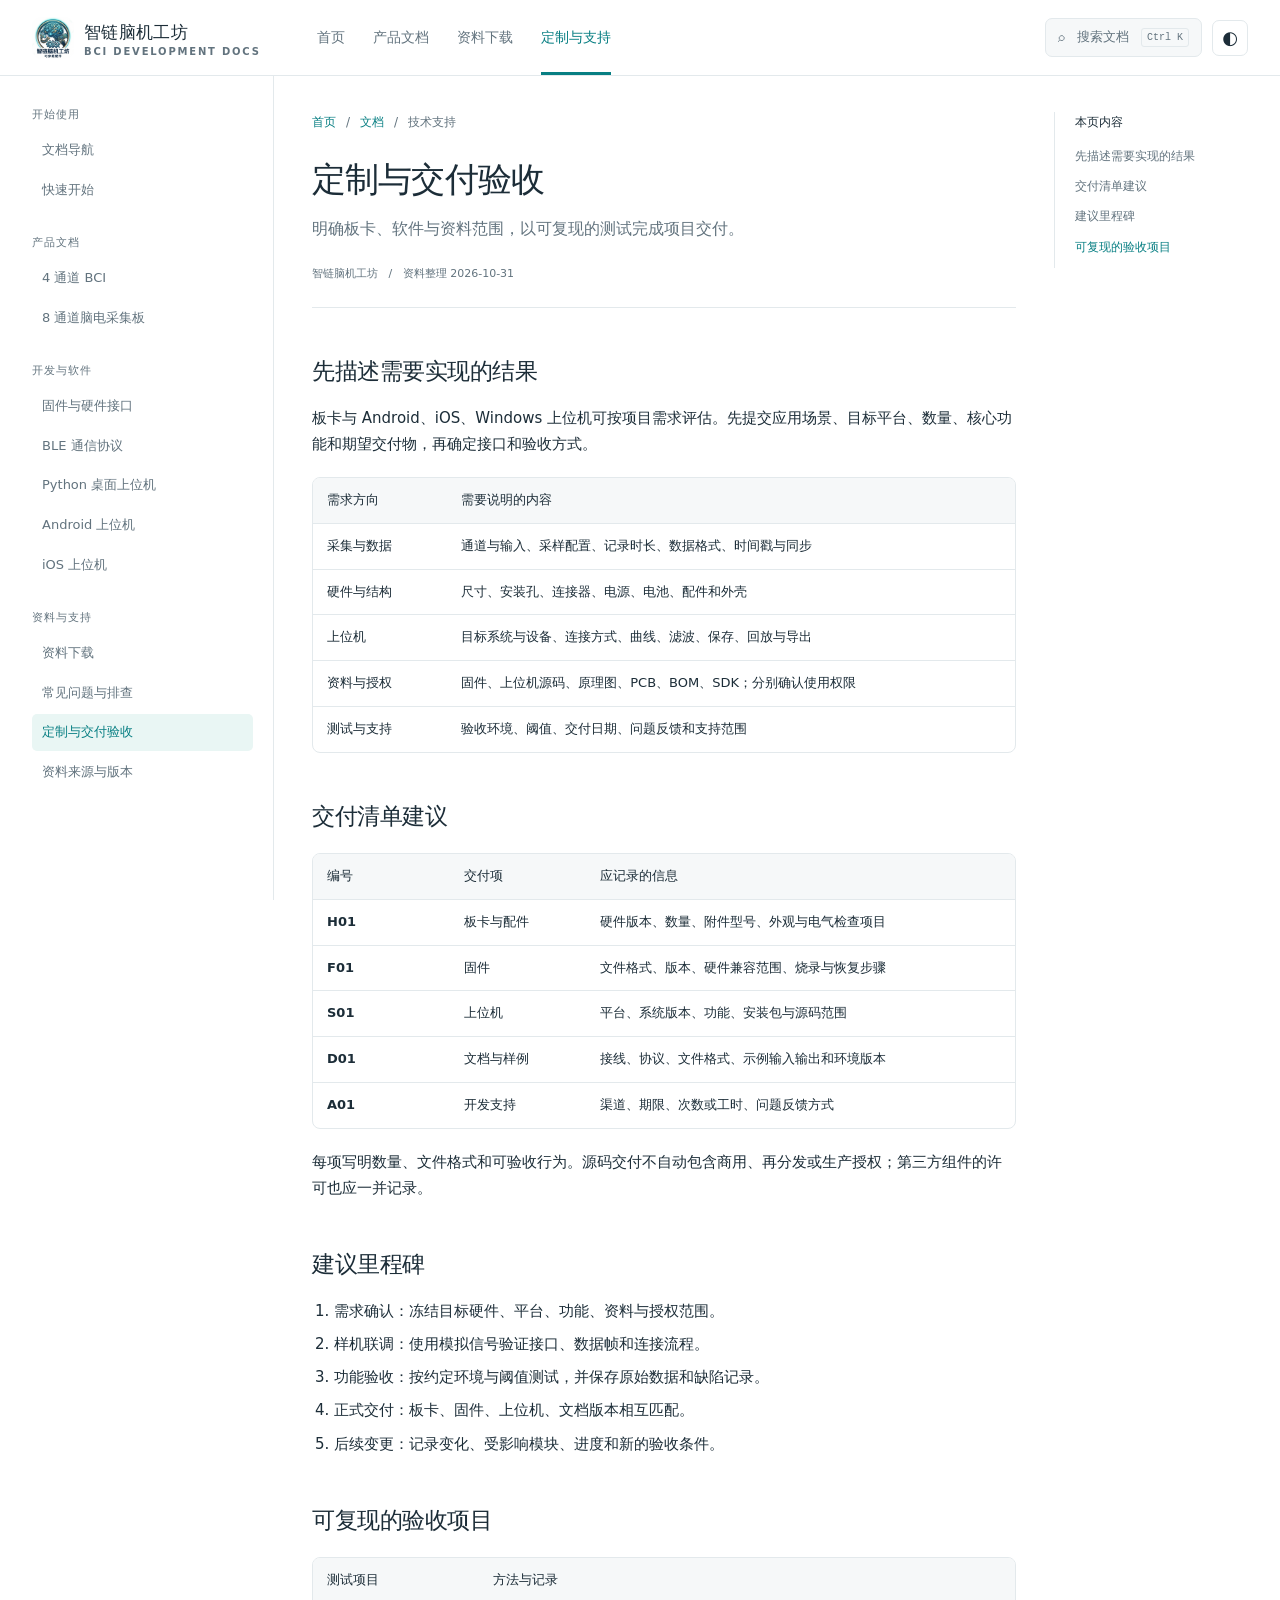
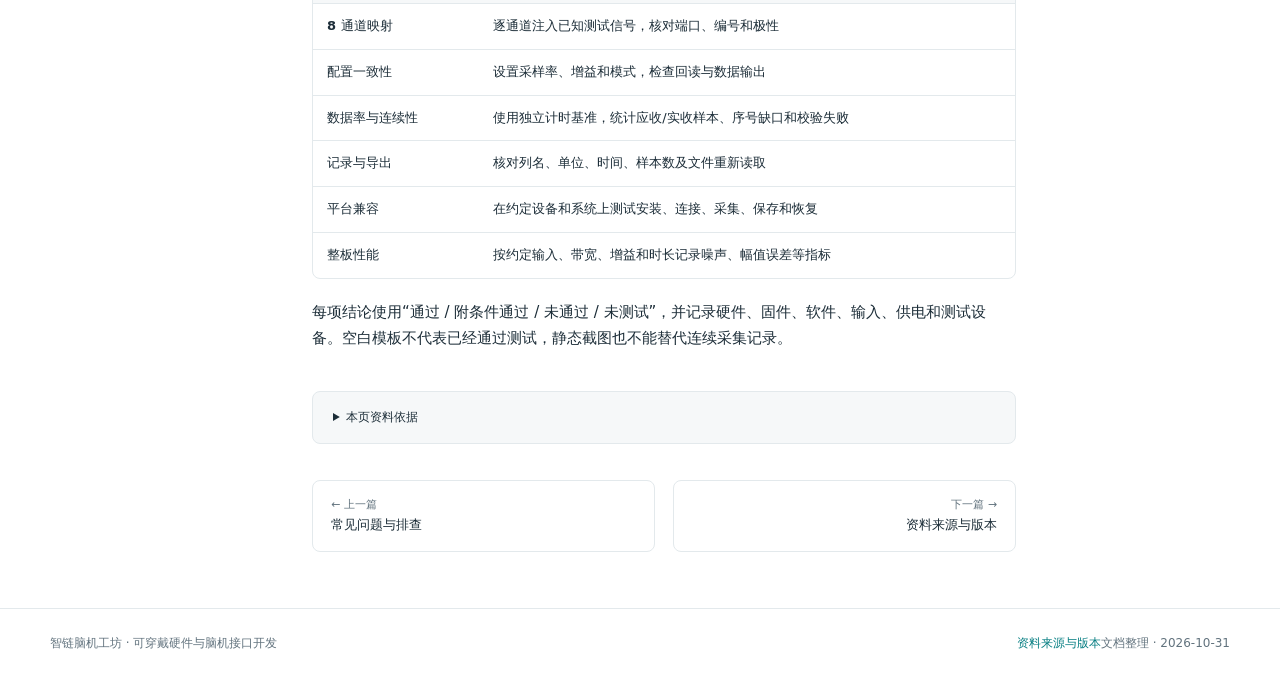
<file: docs/customization.html>
<!doctype html>
<html lang="zh-CN"><head><meta charset="UTF-8"><meta name="viewport" content="width=device-width,initial-scale=1"><meta name="color-scheme" content="light dark"><title>定制与交付验收 · 智链脑机工坊</title><meta name="description" content="明确板卡、软件与资料范围，以可复现的测试完成项目交付。"><link rel="icon" href="assets/logo.webp"><link rel="stylesheet" href="assets/style.css"><script src="assets/search-index.js" defer></script><script src="assets/app.js" defer></script></head>
<body><a class="skip" href="#main">跳转到正文</a><header class="site-header"><div class="header-inner"><a class="brand" href="index.html"><img src="assets/logo.webp" alt="" width="42" height="42"><span>智链脑机工坊<small>BCI DEVELOPMENT DOCS</small></span></a><nav class="main-nav" id="main-nav" aria-label="主导航"><a href="index.html">首页</a><a href="overview.html">产品文档</a><a href="downloads.html">资料下载</a><a href="customization.html" aria-current="page">定制与支持</a></nav><div class="header-tools"><button class="search-trigger" data-search aria-label="搜索文档"><span aria-hidden="true">⌕</span> 搜索文档 <kbd>Ctrl K</kbd></button><button class="icon-btn" data-theme-toggle aria-label="切换深色模式">◐</button><button class="menu-toggle" aria-controls="main-nav" aria-expanded="false" aria-label="打开导航菜单">☰</button></div></div></header>
<button class="mobile-doc-button" aria-expanded="false" aria-controls="doc-sidebar">☰ 文档目录 · 定制与交付验收</button><div class="doc-shell"><aside class="sidebar" id="doc-sidebar" aria-label="文档目录"><div class="nav-heading">开始使用</div><a href="overview.html">文档导航</a><a href="quickstart.html">快速开始</a><div class="nav-heading">产品文档</div><a href="bci4.html">4 通道 BCI</a><a href="bci8.html">8 通道脑电采集板</a><div class="nav-heading">开发与软件</div><a href="firmware.html">固件与硬件接口</a><a href="protocol.html">BLE 通信协议</a><a href="python.html">Python 桌面上位机</a><a href="android.html">Android 上位机</a><a href="ios.html">iOS 上位机</a><div class="nav-heading">资料与支持</div><a href="downloads.html">资料下载</a><a href="faq.html">常见问题与排查</a><a href="customization.html" aria-current="page">定制与交付验收</a><a href="sources.html">资料来源与版本</a></aside><main class="article" id="main"><div class="breadcrumbs"><a href="index.html">首页</a><span>/</span><a href="overview.html">文档</a><span>/</span>技术支持</div><h1>定制与交付验收</h1><p class="lead">明确板卡、软件与资料范围，以可复现的测试完成项目交付。</p><div class="doc-meta">智链脑机工坊 &nbsp; / &nbsp; 资料整理 2026-10-31</div><section id="requirements"><h2>先描述需要实现的结果</h2><p>板卡与 Android、iOS、Windows 上位机可按项目需求评估。先提交应用场景、目标平台、数量、核心功能和期望交付物，再确定接口和验收方式。</p><div class="table-wrap"><table><thead><tr><th>需求方向</th><th>需要说明的内容</th></tr></thead><tbody><tr><td>采集与数据</td><td>通道与输入、采样配置、记录时长、数据格式、时间戳与同步</td></tr><tr><td>硬件与结构</td><td>尺寸、安装孔、连接器、电源、电池、配件和外壳</td></tr><tr><td>上位机</td><td>目标系统与设备、连接方式、曲线、滤波、保存、回放与导出</td></tr><tr><td>资料与授权</td><td>固件、上位机源码、原理图、PCB、BOM、SDK；分别确认使用权限</td></tr><tr><td>测试与支持</td><td>验收环境、阈值、交付日期、问题反馈和支持范围</td></tr></tbody></table></div></section><section id="deliverables"><h2>交付清单建议</h2><div class="table-wrap"><table><thead><tr><th>编号</th><th>交付项</th><th>应记录的信息</th></tr></thead><tbody><tr><td>H01</td><td>板卡与配件</td><td>硬件版本、数量、附件型号、外观与电气检查项目</td></tr><tr><td>F01</td><td>固件</td><td>文件格式、版本、硬件兼容范围、烧录与恢复步骤</td></tr><tr><td>S01</td><td>上位机</td><td>平台、系统版本、功能、安装包与源码范围</td></tr><tr><td>D01</td><td>文档与样例</td><td>接线、协议、文件格式、示例输入输出和环境版本</td></tr><tr><td>A01</td><td>开发支持</td><td>渠道、期限、次数或工时、问题反馈方式</td></tr></tbody></table></div><p>每项写明数量、文件格式和可验收行为。源码交付不自动包含商用、再分发或生产授权；第三方组件的许可也应一并记录。</p></section><section id="milestones"><h2>建议里程碑</h2><ol><li>需求确认：冻结目标硬件、平台、功能、资料与授权范围。</li><li>样机联调：使用模拟信号验证接口、数据帧和连接流程。</li><li>功能验收：按约定环境与阈值测试，并保存原始数据和缺陷记录。</li><li>正式交付：板卡、固件、上位机、文档版本相互匹配。</li><li>后续变更：记录变化、受影响模块、进度和新的验收条件。</li></ol></section><section id="acceptance"><h2>可复现的验收项目</h2><div class="table-wrap"><table><thead><tr><th>测试项目</th><th>方法与记录</th></tr></thead><tbody><tr><td>8 通道映射</td><td>逐通道注入已知测试信号，核对端口、编号和极性</td></tr><tr><td>配置一致性</td><td>设置采样率、增益和模式，检查回读与数据输出</td></tr><tr><td>数据率与连续性</td><td>使用独立计时基准，统计应收/实收样本、序号缺口和校验失败</td></tr><tr><td>记录与导出</td><td>核对列名、单位、时间、样本数及文件重新读取</td></tr><tr><td>平台兼容</td><td>在约定设备和系统上测试安装、连接、采集、保存和恢复</td></tr><tr><td>整板性能</td><td>按约定输入、带宽、增益和时长记录噪声、幅值误差等指标</td></tr></tbody></table></div><p>每项结论使用“通过 / 附条件通过 / 未通过 / 未测试”，并记录硬件、固件、软件、输入、供电和测试设备。空白模板不代表已经通过测试，静态截图也不能替代连续采集记录。</p></section><details class="sources"><summary>本页资料依据</summary><ul><li>8通道BCI/淘宝上架资料_20261007/源文件/05_定制需求与交付验收.txt</li><li>8通道BCI/淘宝上架资料_20261007/源文件/04_开发接口与使用指南.txt</li></ul></details><nav class="page-nav" aria-label="上一篇与下一篇"><a href="faq.html"><small>← 上一篇</small>常见问题与排查</a><a href="sources.html"><small>下一篇 →</small>资料来源与版本</a></nav></main><aside class="toc" aria-label="本页目录"><p>本页内容</p><a href="#requirements">先描述需要实现的结果</a><a href="#deliverables">交付清单建议</a><a href="#milestones">建议里程碑</a><a href="#acceptance">可复现的验收项目</a></aside></div>
<footer class="site-footer"><div class="wrap footer-inner"><div>智链脑机工坊 · 可穿戴硬件与脑机接口开发</div><div><a href="sources.html">资料来源与版本</a><span>文档整理 · 2026-10-31</span></div></div></footer><dialog class="search-dialog" aria-label="搜索文档"><div class="search-head"><input type="search" placeholder="搜索产品、协议、安装或参数…" aria-label="搜索关键词" autocomplete="off"><button data-close aria-label="关闭搜索">Esc</button></div><div class="search-results" aria-live="polite"></div><div class="search-footer">↑ ↓ 选择 · Enter 打开 · Esc 关闭</div></dialog><button class="to-top" aria-label="返回顶部">↑</button><noscript><div class="no-js">正文与下载可直接使用。启用 JavaScript 可使用全文搜索、主题切换和代码复制。</div></noscript></body></html>
</file>
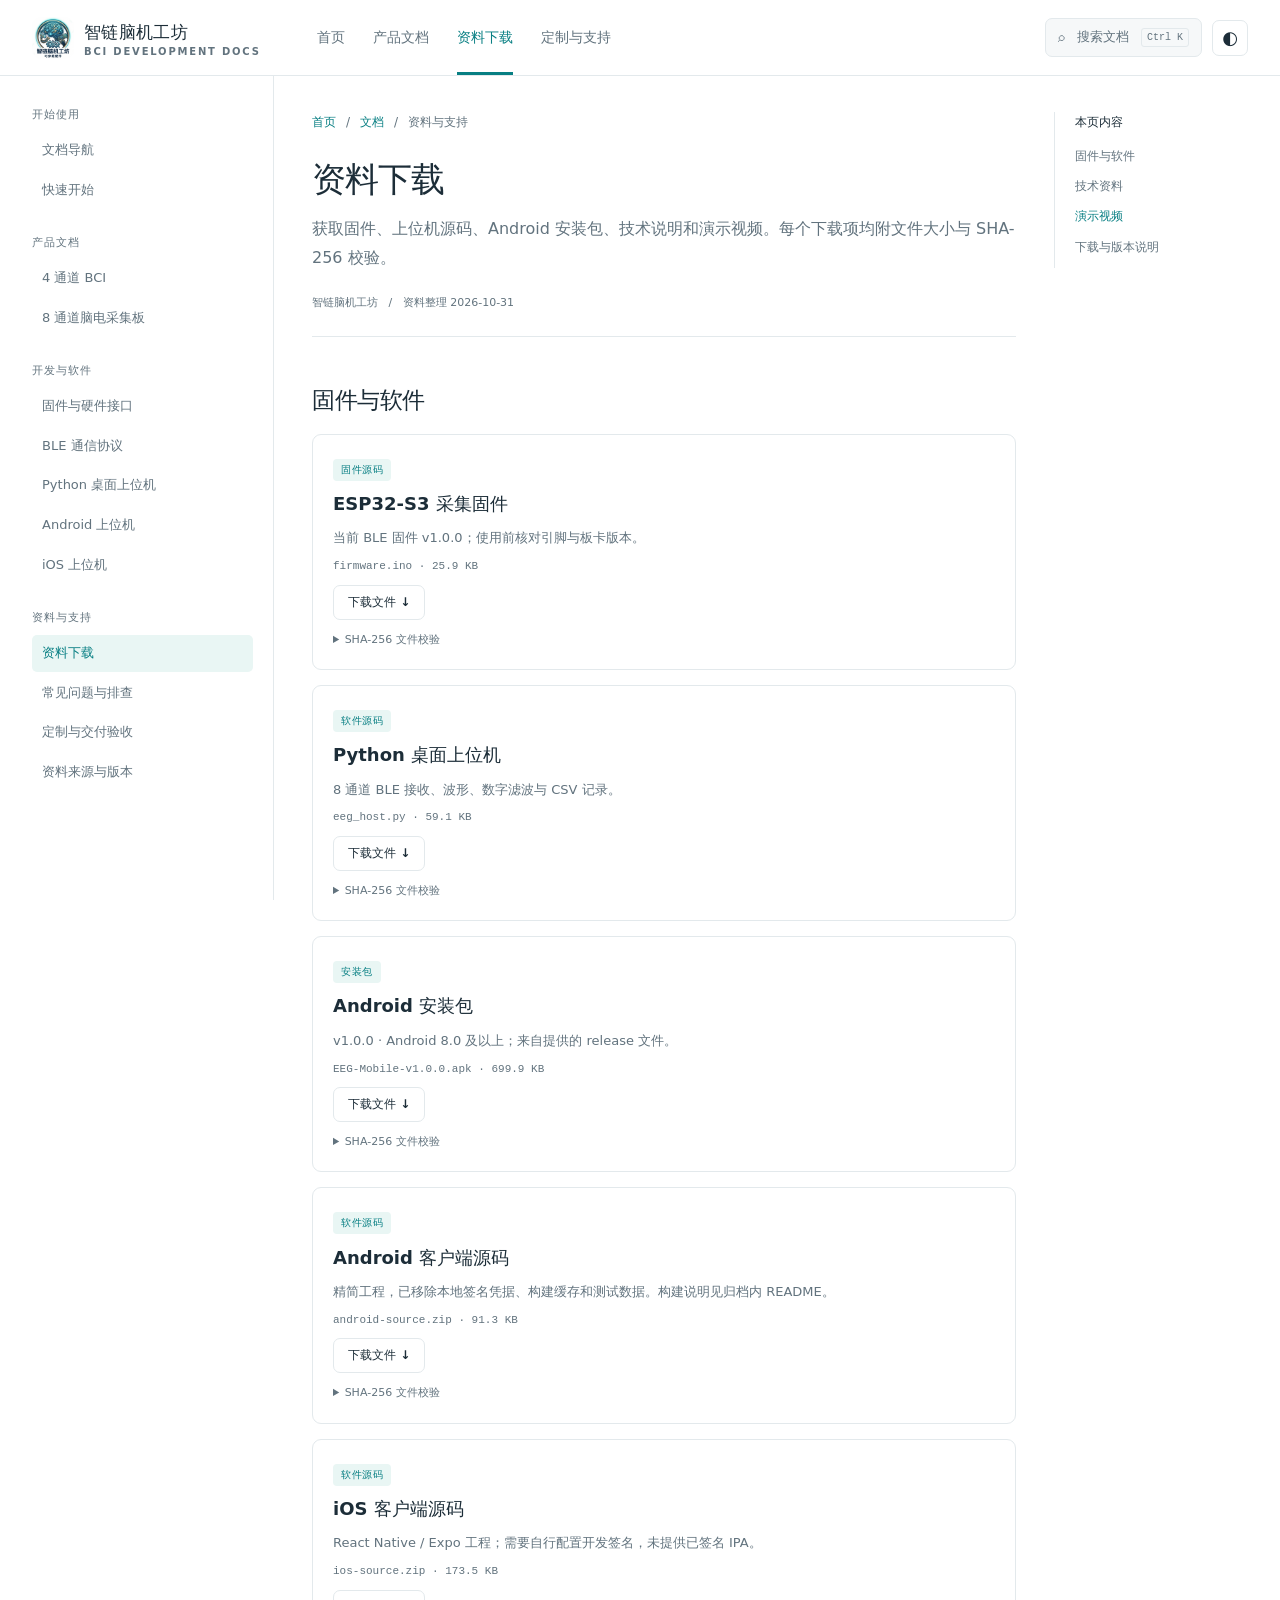
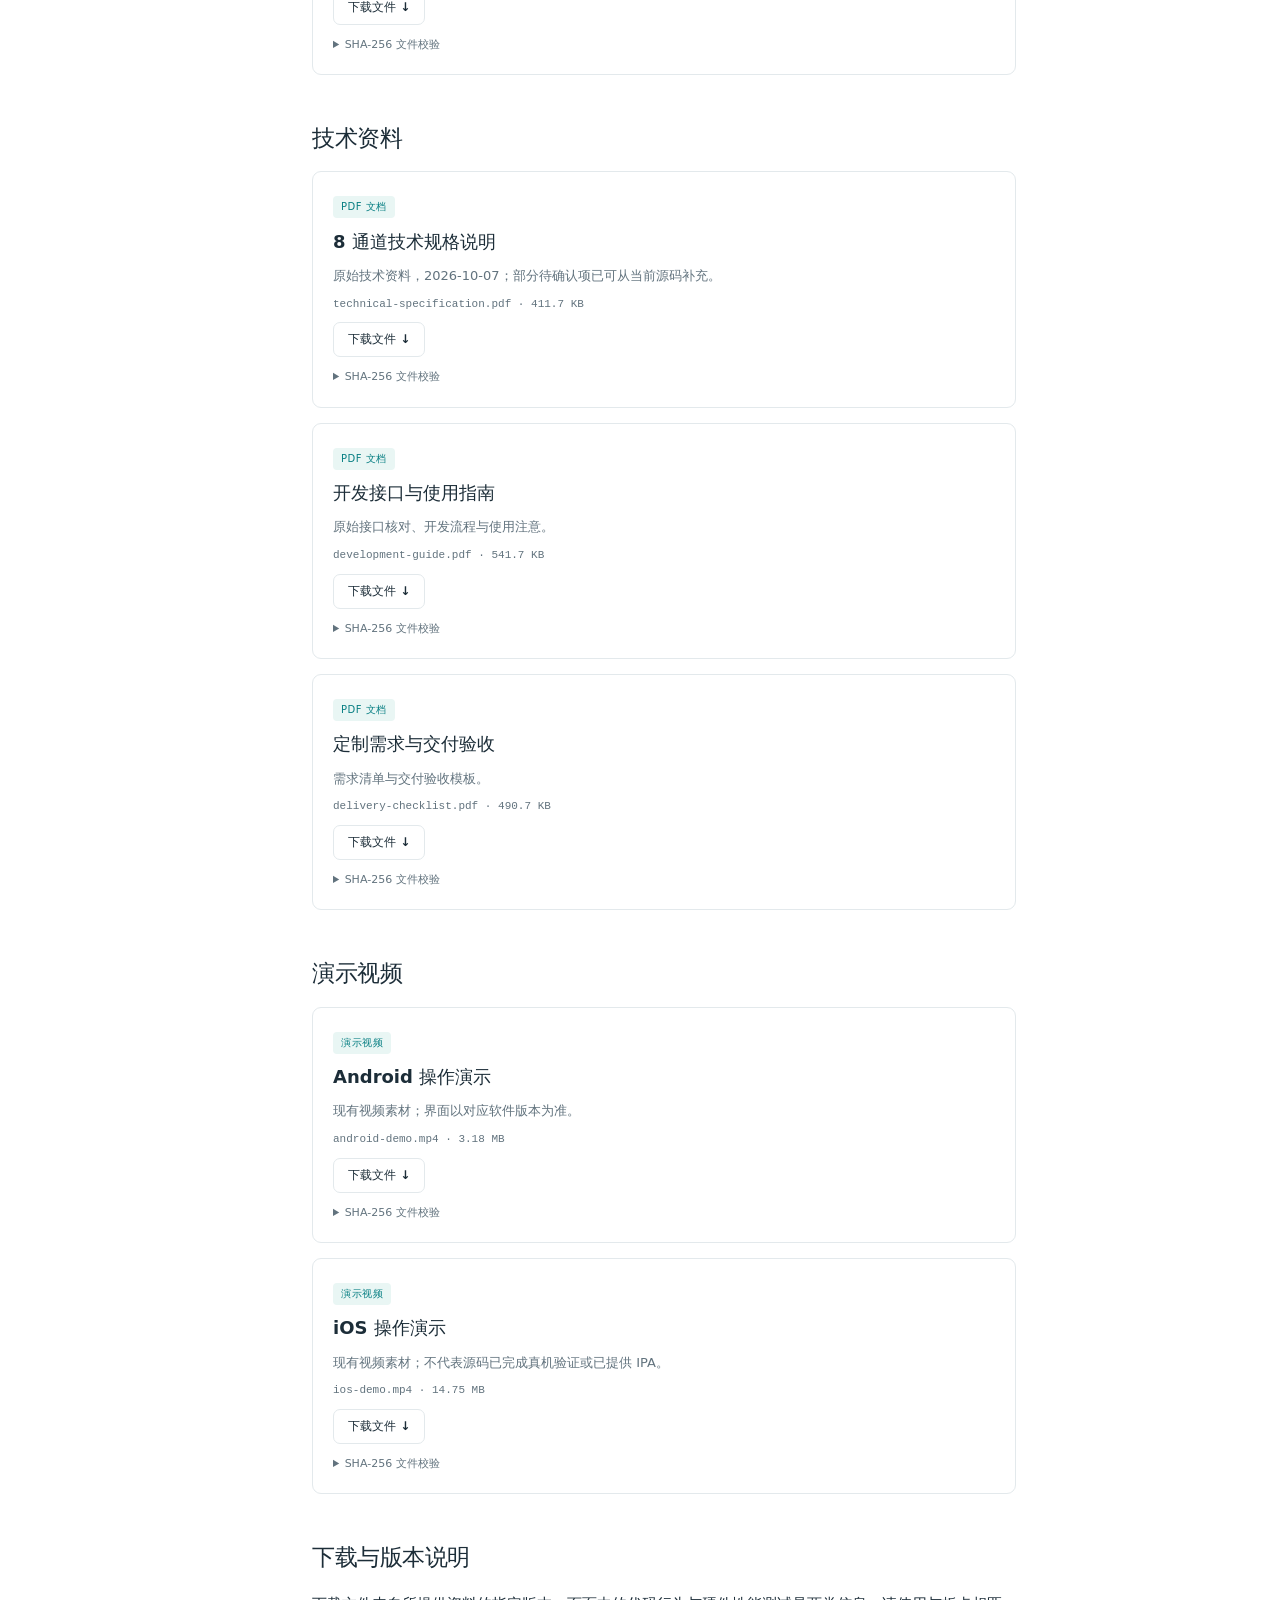
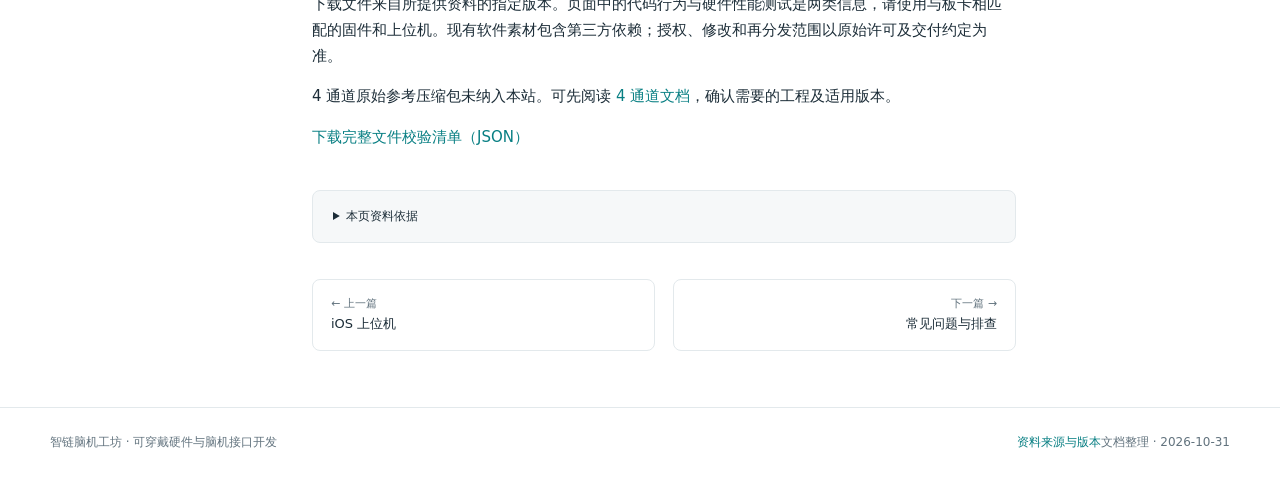
<file: docs/downloads.html>
<!doctype html>
<html lang="zh-CN"><head><meta charset="UTF-8"><meta name="viewport" content="width=device-width,initial-scale=1"><meta name="color-scheme" content="light dark"><title>资料下载 · 智链脑机工坊</title><meta name="description" content="获取固件、上位机源码、Android 安装包、技术说明和演示视频。每个下载项均附文件大小与 SHA-256 校验。"><link rel="icon" href="assets/logo.webp"><link rel="stylesheet" href="assets/style.css"><script src="assets/search-index.js" defer></script><script src="assets/app.js" defer></script></head>
<body><a class="skip" href="#main">跳转到正文</a><header class="site-header"><div class="header-inner"><a class="brand" href="index.html"><img src="assets/logo.webp" alt="" width="42" height="42"><span>智链脑机工坊<small>BCI DEVELOPMENT DOCS</small></span></a><nav class="main-nav" id="main-nav" aria-label="主导航"><a href="index.html">首页</a><a href="overview.html">产品文档</a><a href="downloads.html" aria-current="page">资料下载</a><a href="customization.html">定制与支持</a></nav><div class="header-tools"><button class="search-trigger" data-search aria-label="搜索文档"><span aria-hidden="true">⌕</span> 搜索文档 <kbd>Ctrl K</kbd></button><button class="icon-btn" data-theme-toggle aria-label="切换深色模式">◐</button><button class="menu-toggle" aria-controls="main-nav" aria-expanded="false" aria-label="打开导航菜单">☰</button></div></div></header>
<button class="mobile-doc-button" aria-expanded="false" aria-controls="doc-sidebar">☰ 文档目录 · 资料下载</button><div class="doc-shell"><aside class="sidebar" id="doc-sidebar" aria-label="文档目录"><div class="nav-heading">开始使用</div><a href="overview.html">文档导航</a><a href="quickstart.html">快速开始</a><div class="nav-heading">产品文档</div><a href="bci4.html">4 通道 BCI</a><a href="bci8.html">8 通道脑电采集板</a><div class="nav-heading">开发与软件</div><a href="firmware.html">固件与硬件接口</a><a href="protocol.html">BLE 通信协议</a><a href="python.html">Python 桌面上位机</a><a href="android.html">Android 上位机</a><a href="ios.html">iOS 上位机</a><div class="nav-heading">资料与支持</div><a href="downloads.html" aria-current="page">资料下载</a><a href="faq.html">常见问题与排查</a><a href="customization.html">定制与交付验收</a><a href="sources.html">资料来源与版本</a></aside><main class="article" id="main"><div class="breadcrumbs"><a href="index.html">首页</a><span>/</span><a href="overview.html">文档</a><span>/</span>资料与支持</div><h1>资料下载</h1><p class="lead">获取固件、上位机源码、Android 安装包、技术说明和演示视频。每个下载项均附文件大小与 SHA-256 校验。</p><div class="doc-meta">智链脑机工坊 &nbsp; / &nbsp; 资料整理 2026-10-31</div><section id="software"><h2>固件与软件</h2><div class="download-card"><span class="tag">固件源码</span><h3>ESP32-S3 采集固件</h3><p>当前 BLE 固件 v1.0.0；使用前核对引脚与板卡版本。</p><div class="file-meta">firmware.ino · 25.9 KB</div><a class="btn" href="downloads/firmware.ino" download>下载文件 ↓</a><details><summary>SHA-256 文件校验</summary><code>8085b64c62a2e670167d39abd61a5ed7d267439e8b0b764918e673aa87326f81</code></details></div><div class="download-card"><span class="tag">软件源码</span><h3>Python 桌面上位机</h3><p>8 通道 BLE 接收、波形、数字滤波与 CSV 记录。</p><div class="file-meta">eeg_host.py · 59.1 KB</div><a class="btn" href="downloads/eeg_host.py" download>下载文件 ↓</a><details><summary>SHA-256 文件校验</summary><code>15da51f9424d36710dcdc1a516f3ea99c97f169619c57d2b78f5fdb324e9a1e3</code></details></div><div class="download-card"><span class="tag">安装包</span><h3>Android 安装包</h3><p>v1.0.0 · Android 8.0 及以上；来自提供的 release 文件。</p><div class="file-meta">EEG-Mobile-v1.0.0.apk · 699.9 KB</div><a class="btn" href="downloads/EEG-Mobile-v1.0.0.apk" download>下载文件 ↓</a><details><summary>SHA-256 文件校验</summary><code>4e5dac05702f2568328e37f088006ef966a8d7fbce81c057e15268394e33261a</code></details></div><div class="download-card"><span class="tag">软件源码</span><h3>Android 客户端源码</h3><p>精简工程，已移除本地签名凭据、构建缓存和测试数据。构建说明见归档内 README。</p><div class="file-meta">android-source.zip · 91.3 KB</div><a class="btn" href="downloads/android-source.zip" download>下载文件 ↓</a><details><summary>SHA-256 文件校验</summary><code>34902f7d7678294ec50332ea980aa52e31c74a832ffafabc84f7c975644a447c</code></details></div><div class="download-card"><span class="tag">软件源码</span><h3>iOS 客户端源码</h3><p>React Native / Expo 工程；需要自行配置开发签名，未提供已签名 IPA。</p><div class="file-meta">ios-source.zip · 173.5 KB</div><a class="btn" href="downloads/ios-source.zip" download>下载文件 ↓</a><details><summary>SHA-256 文件校验</summary><code>57c4f02642f4e6d9984ee958c9c32892037d3ec6a5bbd4b17f365ed4b384f157</code></details></div></section><section id="documents"><h2>技术资料</h2><div class="download-card"><span class="tag">PDF 文档</span><h3>8 通道技术规格说明</h3><p>原始技术资料，2026-10-07；部分待确认项已可从当前源码补充。</p><div class="file-meta">technical-specification.pdf · 411.7 KB</div><a class="btn" href="downloads/technical-specification.pdf" download>下载文件 ↓</a><details><summary>SHA-256 文件校验</summary><code>00badcc7042e942ce91c54d044b306436e2d0527599060228d03c881ce18a815</code></details></div><div class="download-card"><span class="tag">PDF 文档</span><h3>开发接口与使用指南</h3><p>原始接口核对、开发流程与使用注意。</p><div class="file-meta">development-guide.pdf · 541.7 KB</div><a class="btn" href="downloads/development-guide.pdf" download>下载文件 ↓</a><details><summary>SHA-256 文件校验</summary><code>0032935b8d749395366f485dd4403f763bac449702dee67e30fe11b88aaa7106</code></details></div><div class="download-card"><span class="tag">PDF 文档</span><h3>定制需求与交付验收</h3><p>需求清单与交付验收模板。</p><div class="file-meta">delivery-checklist.pdf · 490.7 KB</div><a class="btn" href="downloads/delivery-checklist.pdf" download>下载文件 ↓</a><details><summary>SHA-256 文件校验</summary><code>ad2d3c16f8b7b1186c3d1da69605a86be78bb6082ff115cd3c04402d76b93e8d</code></details></div></section><section id="videos"><h2>演示视频</h2><div class="download-card"><span class="tag">演示视频</span><h3>Android 操作演示</h3><p>现有视频素材；界面以对应软件版本为准。</p><div class="file-meta">android-demo.mp4 · 3.18 MB</div><a class="btn" href="downloads/android-demo.mp4" download>下载文件 ↓</a><details><summary>SHA-256 文件校验</summary><code>008511c425dfe4a6ac4c1d6f4c3d65d2385ceca09b3a7e78d307600416700be9</code></details></div><div class="download-card"><span class="tag">演示视频</span><h3>iOS 操作演示</h3><p>现有视频素材；不代表源码已完成真机验证或已提供 IPA。</p><div class="file-meta">ios-demo.mp4 · 14.75 MB</div><a class="btn" href="downloads/ios-demo.mp4" download>下载文件 ↓</a><details><summary>SHA-256 文件校验</summary><code>2be228f730d5b2f20ad7387ec0ba1d6c8adb0541be2059cd18b741524b0982d4</code></details></div></section><section id="versions"><h2>下载与版本说明</h2><p>下载文件来自所提供资料的指定版本。页面中的代码行为与硬件性能测试是两类信息，请使用与板卡相匹配的固件和上位机。现有软件素材包含第三方依赖；授权、修改和再分发范围以原始许可及交付约定为准。</p><p>4 通道原始参考压缩包未纳入本站。可先阅读 <a href="bci4.html">4 通道文档</a>，确认需要的工程及适用版本。</p><p><a href="downloads/manifest.json" download>下载完整文件校验清单（JSON）</a></p></section><details class="sources"><summary>本页资料依据</summary><ul><li>当前资料目录中的指定技术文件；详见各文档页面的来源记录。</li></ul></details><nav class="page-nav" aria-label="上一篇与下一篇"><a href="ios.html"><small>← 上一篇</small>iOS 上位机</a><a href="faq.html"><small>下一篇 →</small>常见问题与排查</a></nav></main><aside class="toc" aria-label="本页目录"><p>本页内容</p><a href="#software">固件与软件</a><a href="#documents">技术资料</a><a href="#videos">演示视频</a><a href="#versions">下载与版本说明</a></aside></div>
<footer class="site-footer"><div class="wrap footer-inner"><div>智链脑机工坊 · 可穿戴硬件与脑机接口开发</div><div><a href="sources.html">资料来源与版本</a><span>文档整理 · 2026-10-31</span></div></div></footer><dialog class="search-dialog" aria-label="搜索文档"><div class="search-head"><input type="search" placeholder="搜索产品、协议、安装或参数…" aria-label="搜索关键词" autocomplete="off"><button data-close aria-label="关闭搜索">Esc</button></div><div class="search-results" aria-live="polite"></div><div class="search-footer">↑ ↓ 选择 · Enter 打开 · Esc 关闭</div></dialog><button class="to-top" aria-label="返回顶部">↑</button><noscript><div class="no-js">正文与下载可直接使用。启用 JavaScript 可使用全文搜索、主题切换和代码复制。</div></noscript></body></html>
</file>
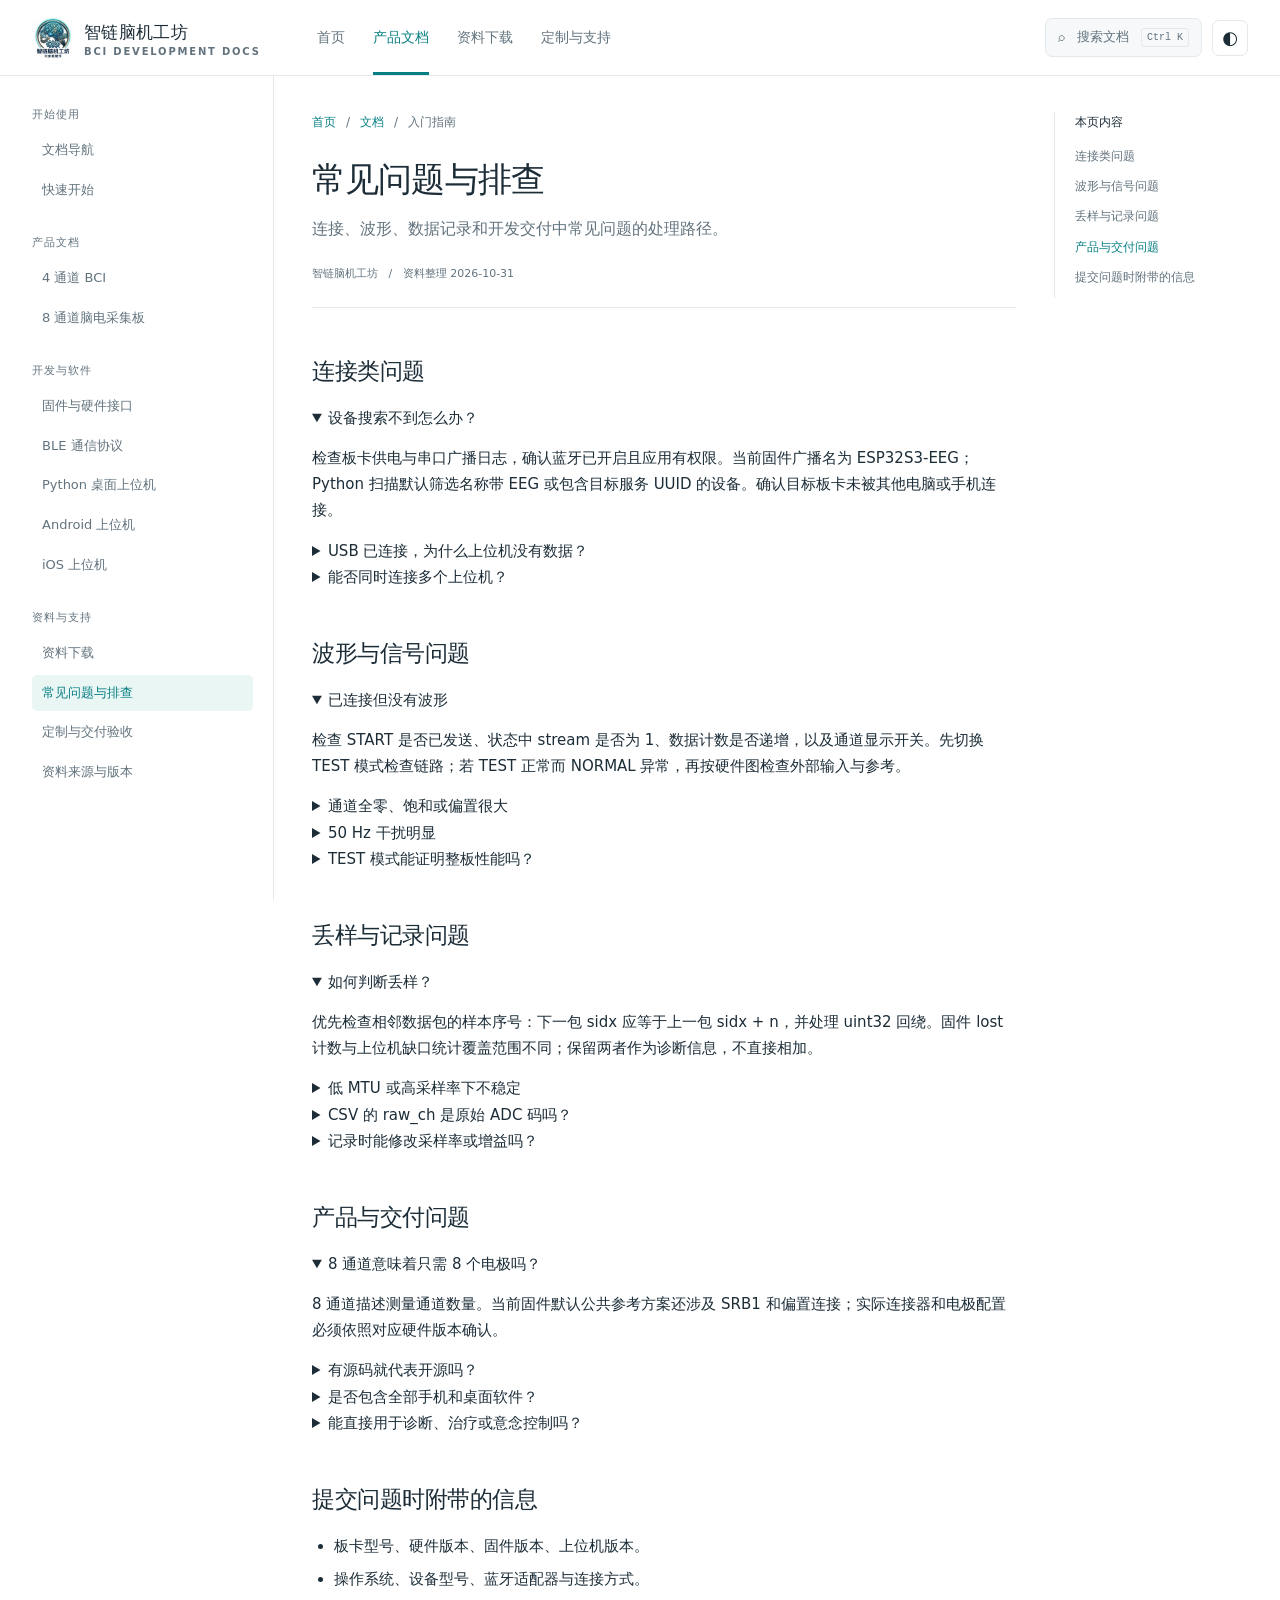
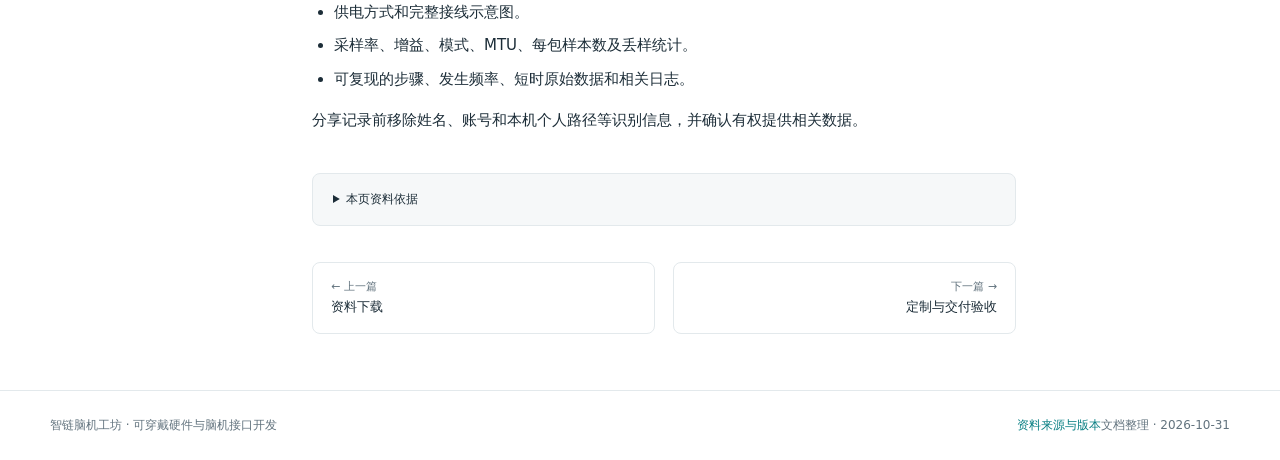
<file: docs/faq.html>
<!doctype html>
<html lang="zh-CN"><head><meta charset="UTF-8"><meta name="viewport" content="width=device-width,initial-scale=1"><meta name="color-scheme" content="light dark"><title>常见问题与排查 · 智链脑机工坊</title><meta name="description" content="连接、波形、数据记录和开发交付中常见问题的处理路径。"><link rel="icon" href="assets/logo.webp"><link rel="stylesheet" href="assets/style.css"><script src="assets/search-index.js" defer></script><script src="assets/app.js" defer></script></head>
<body><a class="skip" href="#main">跳转到正文</a><header class="site-header"><div class="header-inner"><a class="brand" href="index.html"><img src="assets/logo.webp" alt="" width="42" height="42"><span>智链脑机工坊<small>BCI DEVELOPMENT DOCS</small></span></a><nav class="main-nav" id="main-nav" aria-label="主导航"><a href="index.html">首页</a><a href="overview.html" aria-current="page">产品文档</a><a href="downloads.html">资料下载</a><a href="customization.html">定制与支持</a></nav><div class="header-tools"><button class="search-trigger" data-search aria-label="搜索文档"><span aria-hidden="true">⌕</span> 搜索文档 <kbd>Ctrl K</kbd></button><button class="icon-btn" data-theme-toggle aria-label="切换深色模式">◐</button><button class="menu-toggle" aria-controls="main-nav" aria-expanded="false" aria-label="打开导航菜单">☰</button></div></div></header>
<button class="mobile-doc-button" aria-expanded="false" aria-controls="doc-sidebar">☰ 文档目录 · 常见问题与排查</button><div class="doc-shell"><aside class="sidebar" id="doc-sidebar" aria-label="文档目录"><div class="nav-heading">开始使用</div><a href="overview.html">文档导航</a><a href="quickstart.html">快速开始</a><div class="nav-heading">产品文档</div><a href="bci4.html">4 通道 BCI</a><a href="bci8.html">8 通道脑电采集板</a><div class="nav-heading">开发与软件</div><a href="firmware.html">固件与硬件接口</a><a href="protocol.html">BLE 通信协议</a><a href="python.html">Python 桌面上位机</a><a href="android.html">Android 上位机</a><a href="ios.html">iOS 上位机</a><div class="nav-heading">资料与支持</div><a href="downloads.html">资料下载</a><a href="faq.html" aria-current="page">常见问题与排查</a><a href="customization.html">定制与交付验收</a><a href="sources.html">资料来源与版本</a></aside><main class="article" id="main"><div class="breadcrumbs"><a href="index.html">首页</a><span>/</span><a href="overview.html">文档</a><span>/</span>入门指南</div><h1>常见问题与排查</h1><p class="lead">连接、波形、数据记录和开发交付中常见问题的处理路径。</p><div class="doc-meta">智链脑机工坊 &nbsp; / &nbsp; 资料整理 2026-10-31</div><section id="connection"><h2>连接类问题</h2><details open><summary>设备搜索不到怎么办？</summary><p>检查板卡供电与串口广播日志，确认蓝牙已开启且应用有权限。当前固件广播名为 ESP32S3-EEG；Python 扫描默认筛选名称带 EEG 或包含目标服务 UUID 的设备。确认目标板卡未被其他电脑或手机连接。</p></details><details><summary>USB 已连接，为什么上位机没有数据？</summary><p>当前所整理固件使用 BLE 传输采集数据。USB 在这套源码中用于供电、下载或串口日志，不能把 USB 调试成功等同于 USB 采集链路可用。请按 BLE 流程扫描与连接。</p></details><details><summary>能否同时连接多个上位机？</summary><p>当前代码以一个连接状态和一组发送特征处理采集，没有给出多客户端并发采集的协议和测试记录。使用一个目标上位机进行联调。</p></details></section><section id="waveform"><h2>波形与信号问题</h2><details open><summary>已连接但没有波形</summary><p>检查 START 是否已发送、状态中 stream 是否为 1、数据计数是否递增，以及通道显示开关。先切换 TEST 模式检查链路；若 TEST 正常而 NORMAL 异常，再按硬件图检查外部输入与参考。</p></details><details><summary>通道全零、饱和或偏置很大</summary><p>核对输入模式、输入范围、增益、公共参考与偏置接法。先断开人体连接，在台架使用已知测试输入，保存未滤波数据定位问题；不要仅用滤波后的曲线判断硬件是否正常。</p></details><details><summary>50 Hz 干扰明显</summary><p>检查供电、输入终端、导联布置、参考连接和周围干扰源。保留关闭滤波的原始数据，再比较开启陷波后的结果；陷波改善显示不等于硬件噪声指标得到验证。</p></details><details><summary>TEST 模式能证明整板性能吗？</summary><p>内部测试信号可检查芯片采集、固件打包和上位机显示等环节，不能单独验证外部电极连接器、保护电路或完整模拟输入通路的噪声与精度。</p></details></section><section id="data"><h2>丢样与记录问题</h2><details open><summary>如何判断丢样？</summary><p>优先检查相邻数据包的样本序号：下一包 sidx 应等于上一包 sidx + n，并处理 uint32 回绕。固件 lost 计数与上位机缺口统计覆盖范围不同；保留两者作为诊断信息，不直接相加。</p></details><details><summary>低 MTU 或高采样率下不稳定</summary><p>先退回 250 SPS，检查实际 MTU。当前格式一个样本包需要 39 字节通知载荷，对应至少 MTU 42；代码没有为更低 MTU 实现应用层分片。逐级测试更高采样率时记录样本率、缺口与持续时间。</p></details><details><summary>CSV 的 raw_ch 是原始 ADC 码吗？</summary><p>不是。当前 Python 上位机将 ADC 整数码换算为 µV 后再保存，raw_ch 表示未经过上位机数字滤波的数据。需要整数码时，应在解析器中另行保留并明确文件格式。</p></details><details><summary>记录时能修改采样率或增益吗？</summary><p>建议停止记录后再修改。固件重新配置会停采并重新开始，样本序号归零；将不同配置写入同一个连续记录会增加时间轴和单位解释的歧义。</p></details></section><section id="scope"><h2>产品与交付问题</h2><details open><summary>8 通道意味着只需 8 个电极吗？</summary><p>8 通道描述测量通道数量。当前固件默认公共参考方案还涉及 SRB1 和偏置连接；实际连接器和电极配置必须依照对应硬件版本确认。</p></details><details><summary>有源码就代表开源吗？</summary><p>资料中包含源文件，但原资料没有给出统一的开源授权。使用、修改、商用、再分发以及原理图和 PCB 文件的交付范围，需分别确认。</p></details><details><summary>是否包含全部手机和桌面软件？</summary><p>现有资料包含多个平台的工程与演示内容；标准板卡、软件安装包、定制软件和源码应逐项列入交付清单，不能仅凭目录中有文件判断每个订单的包含范围。</p></details><details><summary>能直接用于诊断、治疗或意念控制吗？</summary><p>产品资料定位为教学与研发采集平台。诊断和治疗不属于本文档功能；专注度评分、意念控制等属于需要另行定义与验证的算法应用，不能由采集板本身推定实现。</p></details></section><section id="support"><h2>提交问题时附带的信息</h2><ul><li>板卡型号、硬件版本、固件版本、上位机版本。</li><li>操作系统、设备型号、蓝牙适配器与连接方式。</li><li>供电方式和完整接线示意图。</li><li>采样率、增益、模式、MTU、每包样本数及丢样统计。</li><li>可复现的步骤、发生频率、短时原始数据和相关日志。</li></ul><p>分享记录前移除姓名、账号和本机个人路径等识别信息，并确认有权提供相关数据。</p></section><details class="sources"><summary>本页资料依据</summary><ul><li>8通道BCI/淘宝上架资料_20261007/源文件/04_开发接口与使用指南.txt</li><li>8通道BCI/淘宝上架资料_20261007/源文件/03_技术规格说明.txt</li><li>8通道BCI/程序/上位机程序/Python/eeg_host.py</li><li>8通道BCI/程序/嵌入式程序/ESP32S3_ADS1299_EEG.ino</li></ul></details><nav class="page-nav" aria-label="上一篇与下一篇"><a href="downloads.html"><small>← 上一篇</small>资料下载</a><a href="customization.html"><small>下一篇 →</small>定制与交付验收</a></nav></main><aside class="toc" aria-label="本页目录"><p>本页内容</p><a href="#connection">连接类问题</a><a href="#waveform">波形与信号问题</a><a href="#data">丢样与记录问题</a><a href="#scope">产品与交付问题</a><a href="#support">提交问题时附带的信息</a></aside></div>
<footer class="site-footer"><div class="wrap footer-inner"><div>智链脑机工坊 · 可穿戴硬件与脑机接口开发</div><div><a href="sources.html">资料来源与版本</a><span>文档整理 · 2026-10-31</span></div></div></footer><dialog class="search-dialog" aria-label="搜索文档"><div class="search-head"><input type="search" placeholder="搜索产品、协议、安装或参数…" aria-label="搜索关键词" autocomplete="off"><button data-close aria-label="关闭搜索">Esc</button></div><div class="search-results" aria-live="polite"></div><div class="search-footer">↑ ↓ 选择 · Enter 打开 · Esc 关闭</div></dialog><button class="to-top" aria-label="返回顶部">↑</button><noscript><div class="no-js">正文与下载可直接使用。启用 JavaScript 可使用全文搜索、主题切换和代码复制。</div></noscript></body></html>
</file>
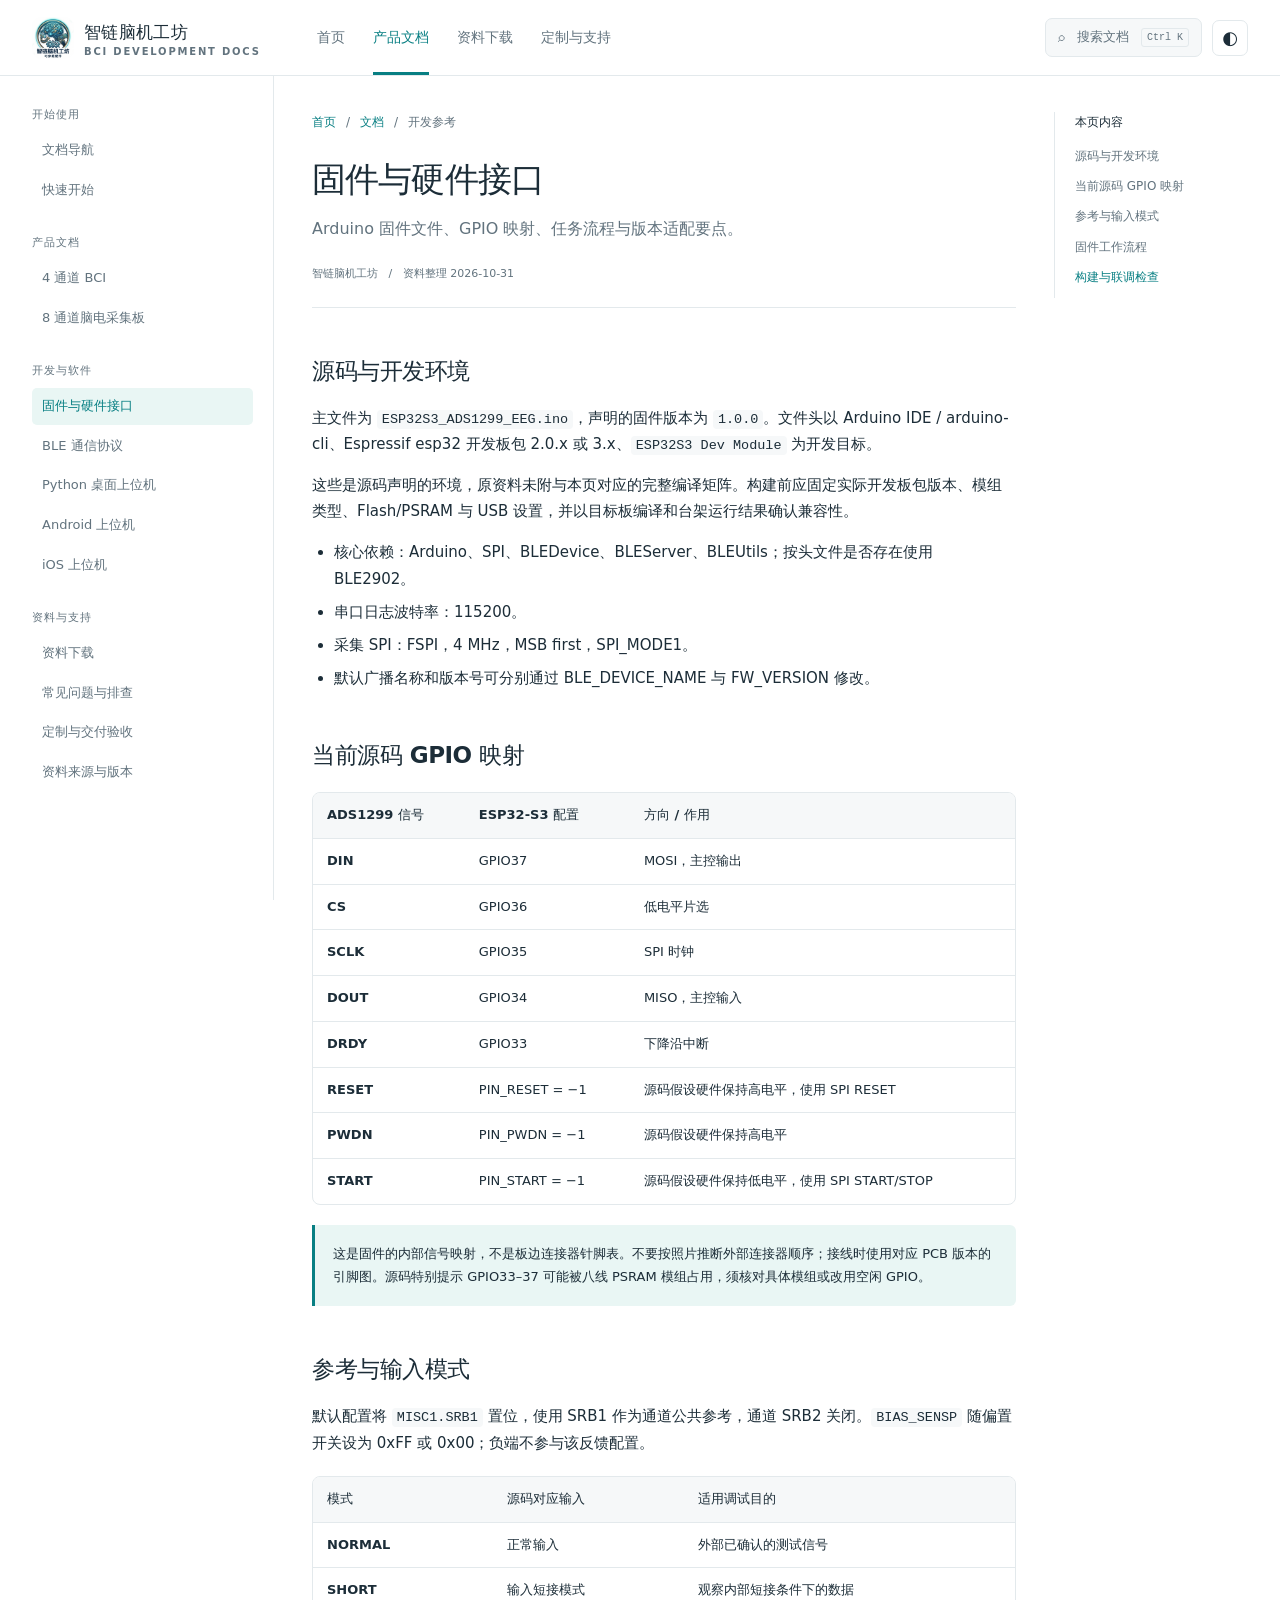
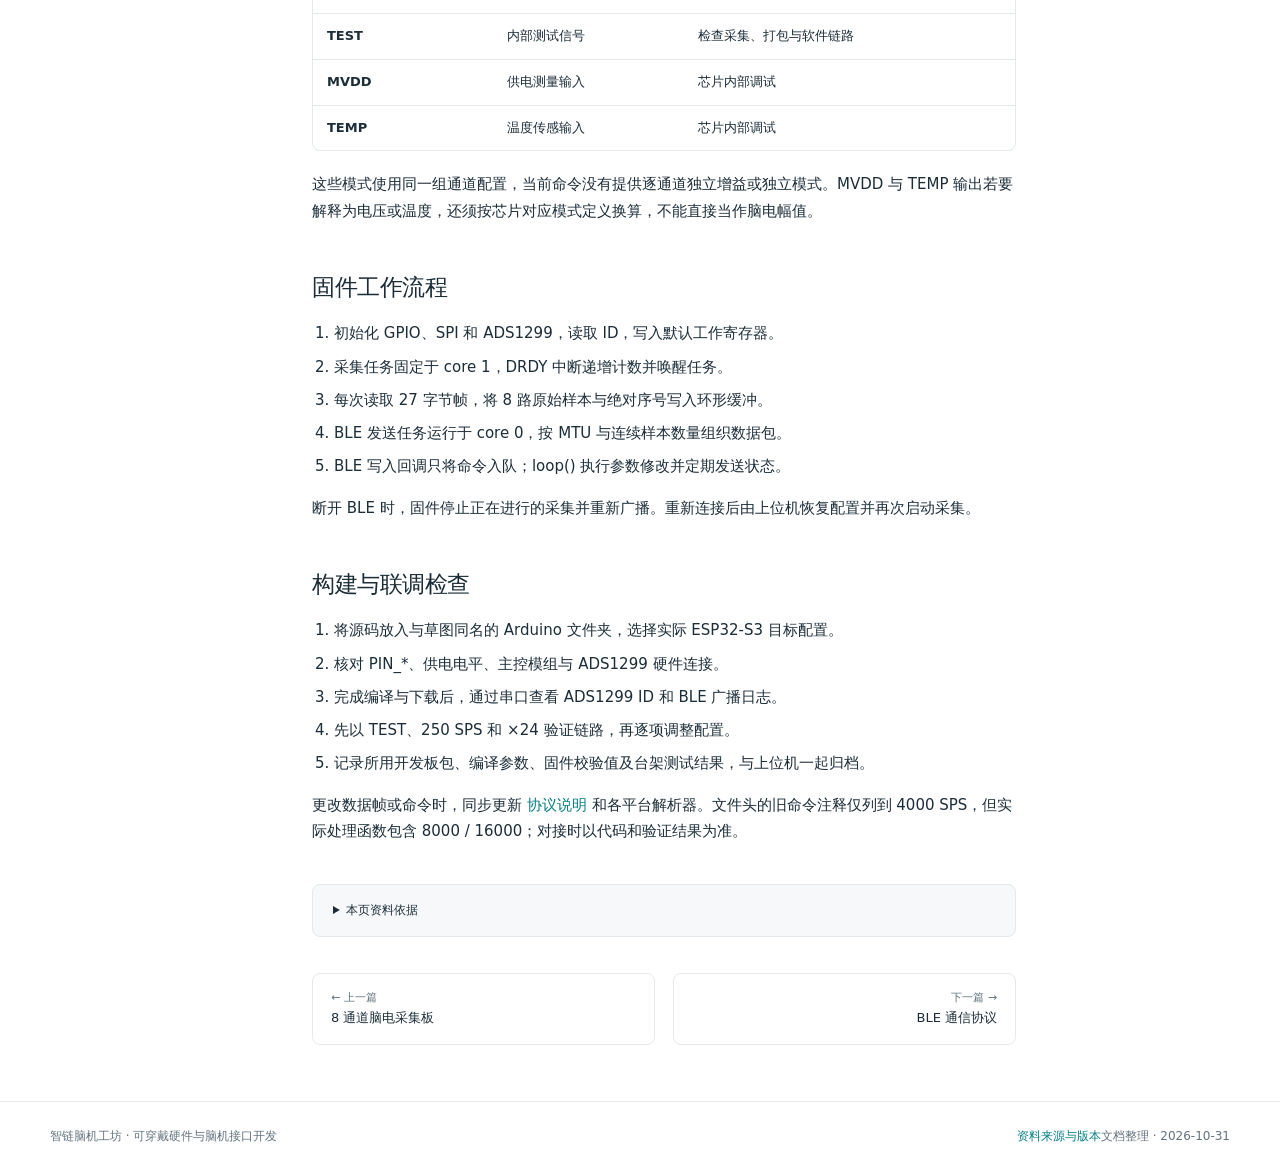
<file: docs/firmware.html>
<!doctype html>
<html lang="zh-CN"><head><meta charset="UTF-8"><meta name="viewport" content="width=device-width,initial-scale=1"><meta name="color-scheme" content="light dark"><title>固件与硬件接口 · 智链脑机工坊</title><meta name="description" content="Arduino 固件文件、GPIO 映射、任务流程与版本适配要点。"><link rel="icon" href="assets/logo.webp"><link rel="stylesheet" href="assets/style.css"><script src="assets/search-index.js" defer></script><script src="assets/app.js" defer></script></head>
<body><a class="skip" href="#main">跳转到正文</a><header class="site-header"><div class="header-inner"><a class="brand" href="index.html"><img src="assets/logo.webp" alt="" width="42" height="42"><span>智链脑机工坊<small>BCI DEVELOPMENT DOCS</small></span></a><nav class="main-nav" id="main-nav" aria-label="主导航"><a href="index.html">首页</a><a href="overview.html" aria-current="page">产品文档</a><a href="downloads.html">资料下载</a><a href="customization.html">定制与支持</a></nav><div class="header-tools"><button class="search-trigger" data-search aria-label="搜索文档"><span aria-hidden="true">⌕</span> 搜索文档 <kbd>Ctrl K</kbd></button><button class="icon-btn" data-theme-toggle aria-label="切换深色模式">◐</button><button class="menu-toggle" aria-controls="main-nav" aria-expanded="false" aria-label="打开导航菜单">☰</button></div></div></header>
<button class="mobile-doc-button" aria-expanded="false" aria-controls="doc-sidebar">☰ 文档目录 · 固件与硬件接口</button><div class="doc-shell"><aside class="sidebar" id="doc-sidebar" aria-label="文档目录"><div class="nav-heading">开始使用</div><a href="overview.html">文档导航</a><a href="quickstart.html">快速开始</a><div class="nav-heading">产品文档</div><a href="bci4.html">4 通道 BCI</a><a href="bci8.html">8 通道脑电采集板</a><div class="nav-heading">开发与软件</div><a href="firmware.html" aria-current="page">固件与硬件接口</a><a href="protocol.html">BLE 通信协议</a><a href="python.html">Python 桌面上位机</a><a href="android.html">Android 上位机</a><a href="ios.html">iOS 上位机</a><div class="nav-heading">资料与支持</div><a href="downloads.html">资料下载</a><a href="faq.html">常见问题与排查</a><a href="customization.html">定制与交付验收</a><a href="sources.html">资料来源与版本</a></aside><main class="article" id="main"><div class="breadcrumbs"><a href="index.html">首页</a><span>/</span><a href="overview.html">文档</a><span>/</span>开发参考</div><h1>固件与硬件接口</h1><p class="lead">Arduino 固件文件、GPIO 映射、任务流程与版本适配要点。</p><div class="doc-meta">智链脑机工坊 &nbsp; / &nbsp; 资料整理 2026-10-31</div><section id="environment"><h2>源码与开发环境</h2><p>主文件为 <code>ESP32S3_ADS1299_EEG.ino</code>，声明的固件版本为 <code>1.0.0</code>。文件头以 Arduino IDE / arduino-cli、Espressif esp32 开发板包 2.0.x 或 3.x、<code>ESP32S3 Dev Module</code> 为开发目标。</p><p>这些是源码声明的环境，原资料未附与本页对应的完整编译矩阵。构建前应固定实际开发板包版本、模组类型、Flash/PSRAM 与 USB 设置，并以目标板编译和台架运行结果确认兼容性。</p><ul><li>核心依赖：Arduino、SPI、BLEDevice、BLEServer、BLEUtils；按头文件是否存在使用 BLE2902。</li><li>串口日志波特率：115200。</li><li>采集 SPI：FSPI，4 MHz，MSB first，SPI_MODE1。</li><li>默认广播名称和版本号可分别通过 BLE_DEVICE_NAME 与 FW_VERSION 修改。</li></ul></section><section id="pin-map"><h2>当前源码 GPIO 映射</h2><div class="table-wrap"><table><thead><tr><th>ADS1299 信号</th><th>ESP32-S3 配置</th><th>方向 / 作用</th></tr></thead><tbody><tr><td>DIN</td><td>GPIO37</td><td>MOSI，主控输出</td></tr><tr><td>CS</td><td>GPIO36</td><td>低电平片选</td></tr><tr><td>SCLK</td><td>GPIO35</td><td>SPI 时钟</td></tr><tr><td>DOUT</td><td>GPIO34</td><td>MISO，主控输入</td></tr><tr><td>DRDY</td><td>GPIO33</td><td>下降沿中断</td></tr><tr><td>RESET</td><td>PIN_RESET = −1</td><td>源码假设硬件保持高电平，使用 SPI RESET</td></tr><tr><td>PWDN</td><td>PIN_PWDN = −1</td><td>源码假设硬件保持高电平</td></tr><tr><td>START</td><td>PIN_START = −1</td><td>源码假设硬件保持低电平，使用 SPI START/STOP</td></tr></tbody></table></div><div class="callout"><p>这是固件的内部信号映射，不是板边连接器针脚表。不要按照片推断外部连接器顺序；接线时使用对应 PCB 版本的引脚图。源码特别提示 GPIO33–37 可能被八线 PSRAM 模组占用，须核对具体模组或改用空闲 GPIO。</p></div></section><section id="reference"><h2>参考与输入模式</h2><p>默认配置将 <code>MISC1.SRB1</code> 置位，使用 SRB1 作为通道公共参考，通道 SRB2 关闭。<code>BIAS_SENSP</code> 随偏置开关设为 0xFF 或 0x00；负端不参与该反馈配置。</p><div class="table-wrap"><table><thead><tr><th>模式</th><th>源码对应输入</th><th>适用调试目的</th></tr></thead><tbody><tr><td>NORMAL</td><td>正常输入</td><td>外部已确认的测试信号</td></tr><tr><td>SHORT</td><td>输入短接模式</td><td>观察内部短接条件下的数据</td></tr><tr><td>TEST</td><td>内部测试信号</td><td>检查采集、打包与软件链路</td></tr><tr><td>MVDD</td><td>供电测量输入</td><td>芯片内部调试</td></tr><tr><td>TEMP</td><td>温度传感输入</td><td>芯片内部调试</td></tr></tbody></table></div><p>这些模式使用同一组通道配置，当前命令没有提供逐通道独立增益或独立模式。MVDD 与 TEMP 输出若要解释为电压或温度，还须按芯片对应模式定义换算，不能直接当作脑电幅值。</p></section><section id="tasks"><h2>固件工作流程</h2><ol><li>初始化 GPIO、SPI 和 ADS1299，读取 ID，写入默认工作寄存器。</li><li>采集任务固定于 core 1，DRDY 中断递增计数并唤醒任务。</li><li>每次读取 27 字节帧，将 8 路原始样本与绝对序号写入环形缓冲。</li><li>BLE 发送任务运行于 core 0，按 MTU 与连续样本数量组织数据包。</li><li>BLE 写入回调只将命令入队；loop() 执行参数修改并定期发送状态。</li></ol><p>断开 BLE 时，固件停止正在进行的采集并重新广播。重新连接后由上位机恢复配置并再次启动采集。</p></section><section id="build"><h2>构建与联调检查</h2><ol><li>将源码放入与草图同名的 Arduino 文件夹，选择实际 ESP32-S3 目标配置。</li><li>核对 PIN_*、供电电平、主控模组与 ADS1299 硬件连接。</li><li>完成编译与下载后，通过串口查看 ADS1299 ID 和 BLE 广播日志。</li><li>先以 TEST、250 SPS 和 ×24 验证链路，再逐项调整配置。</li><li>记录所用开发板包、编译参数、固件校验值及台架测试结果，与上位机一起归档。</li></ol><p>更改数据帧或命令时，同步更新 <a href="protocol.html">协议说明</a> 和各平台解析器。文件头的旧命令注释仅列到 4000 SPS，但实际处理函数包含 8000 / 16000；对接时以代码和验证结果为准。</p></section><details class="sources"><summary>本页资料依据</summary><ul><li>8通道BCI/程序/嵌入式程序/ESP32S3_ADS1299_EEG.ino</li><li>8通道BCI/淘宝上架资料_20261007/源文件/04_开发接口与使用指南.txt</li></ul></details><nav class="page-nav" aria-label="上一篇与下一篇"><a href="bci8.html"><small>← 上一篇</small>8 通道脑电采集板</a><a href="protocol.html"><small>下一篇 →</small>BLE 通信协议</a></nav></main><aside class="toc" aria-label="本页目录"><p>本页内容</p><a href="#environment">源码与开发环境</a><a href="#pin-map">当前源码 GPIO 映射</a><a href="#reference">参考与输入模式</a><a href="#tasks">固件工作流程</a><a href="#build">构建与联调检查</a></aside></div>
<footer class="site-footer"><div class="wrap footer-inner"><div>智链脑机工坊 · 可穿戴硬件与脑机接口开发</div><div><a href="sources.html">资料来源与版本</a><span>文档整理 · 2026-10-31</span></div></div></footer><dialog class="search-dialog" aria-label="搜索文档"><div class="search-head"><input type="search" placeholder="搜索产品、协议、安装或参数…" aria-label="搜索关键词" autocomplete="off"><button data-close aria-label="关闭搜索">Esc</button></div><div class="search-results" aria-live="polite"></div><div class="search-footer">↑ ↓ 选择 · Enter 打开 · Esc 关闭</div></dialog><button class="to-top" aria-label="返回顶部">↑</button><noscript><div class="no-js">正文与下载可直接使用。启用 JavaScript 可使用全文搜索、主题切换和代码复制。</div></noscript></body></html>
</file>
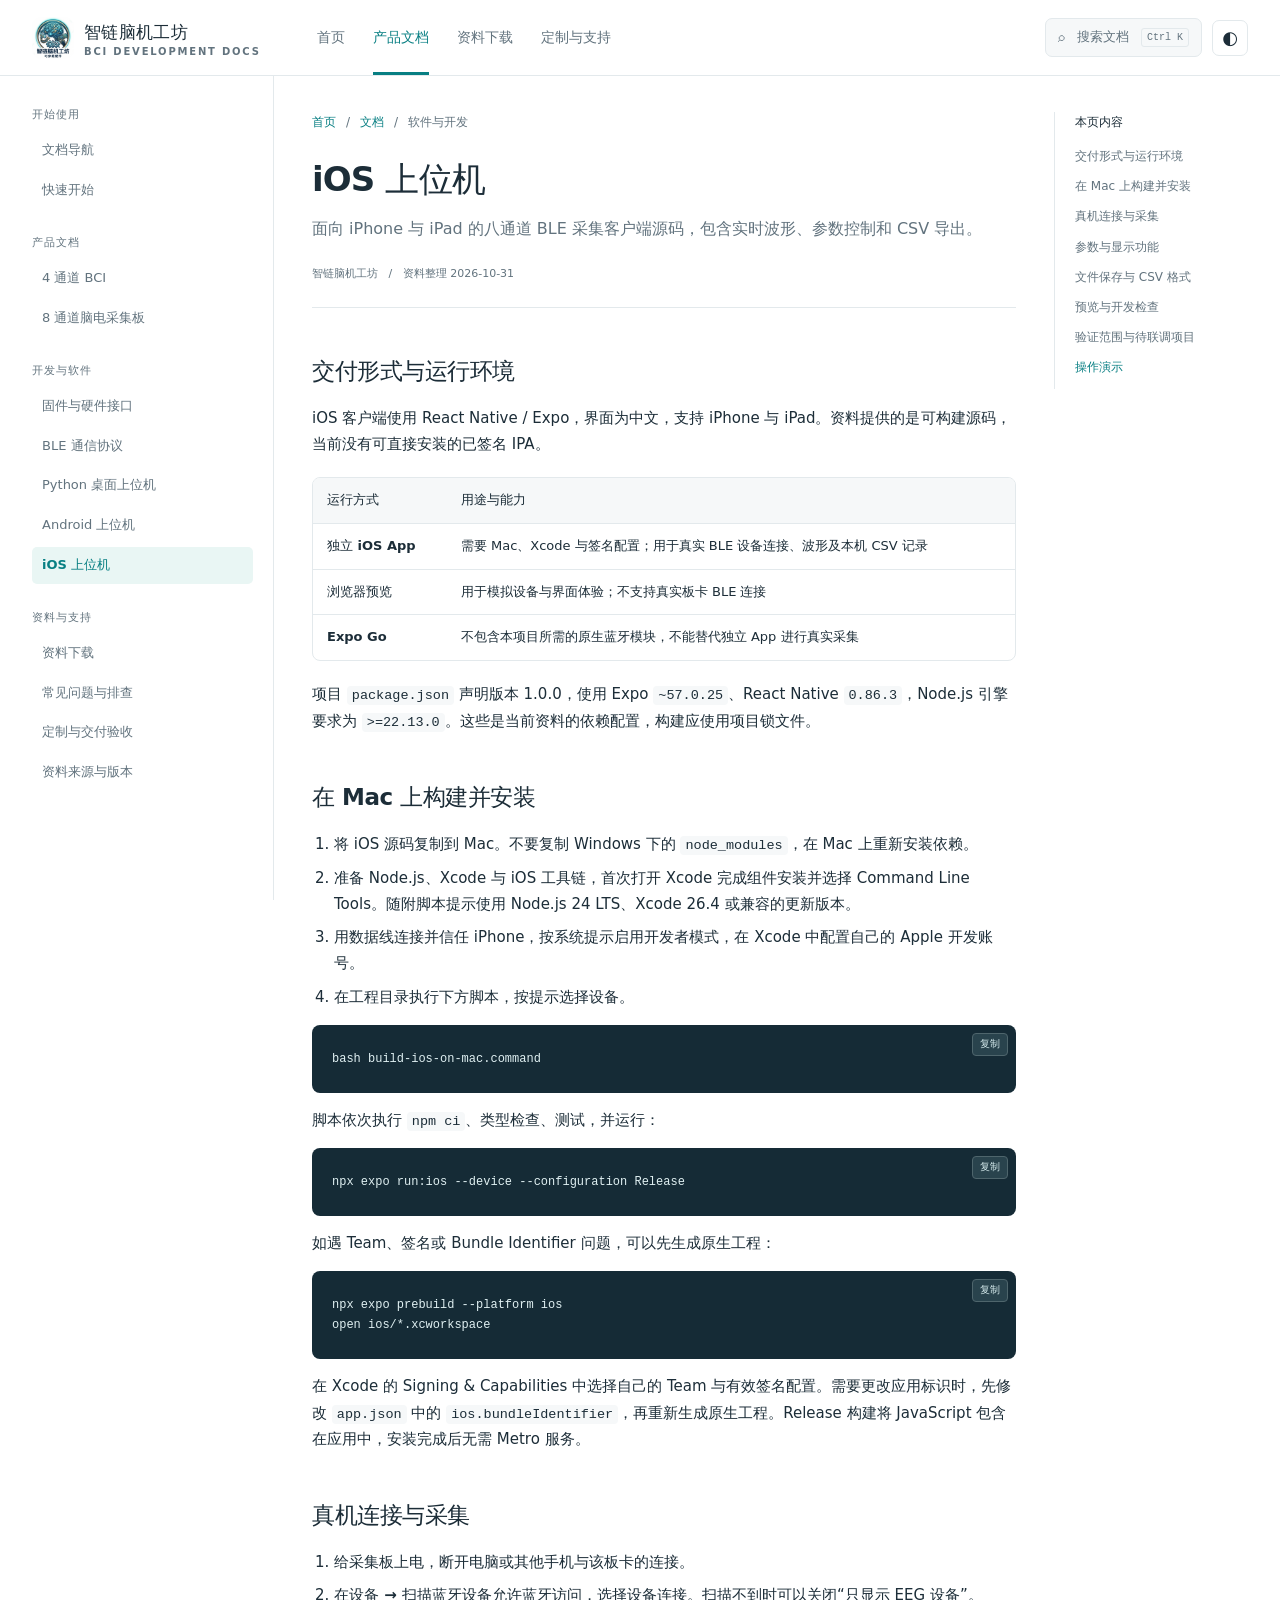
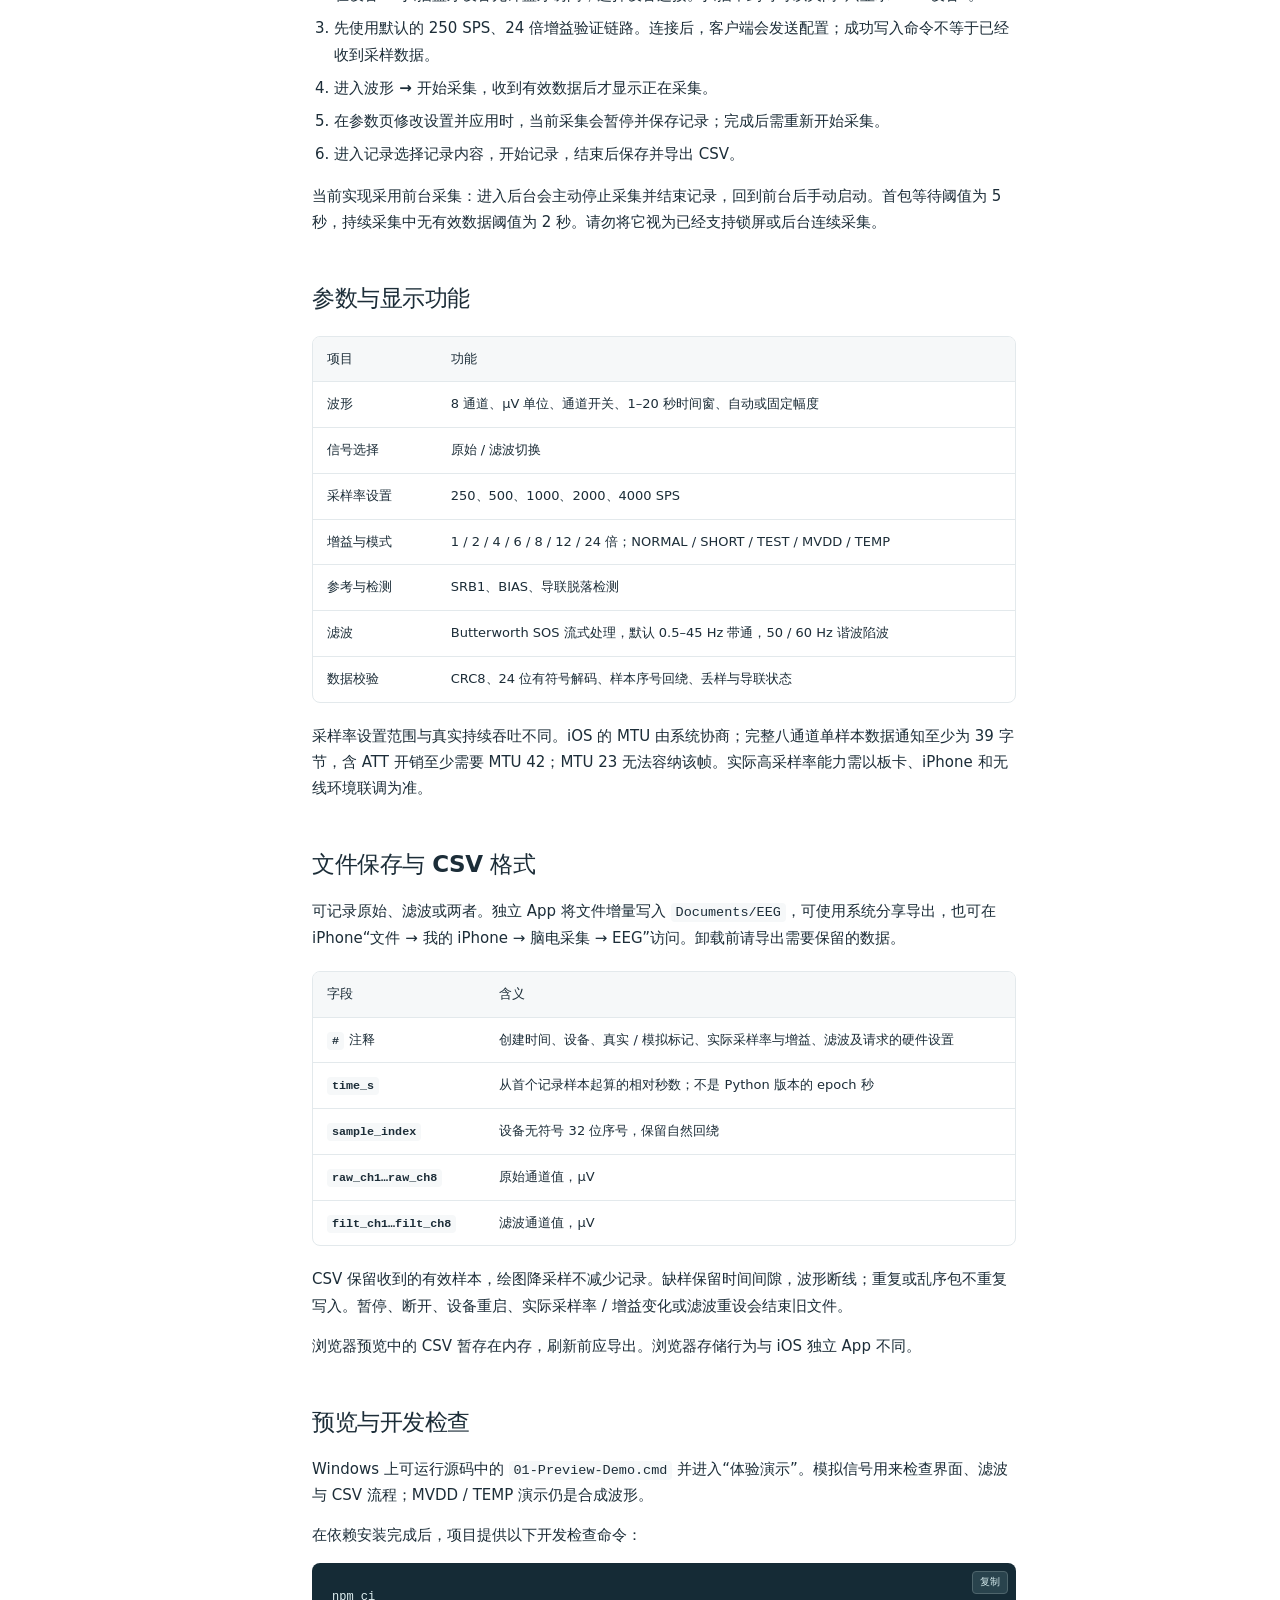
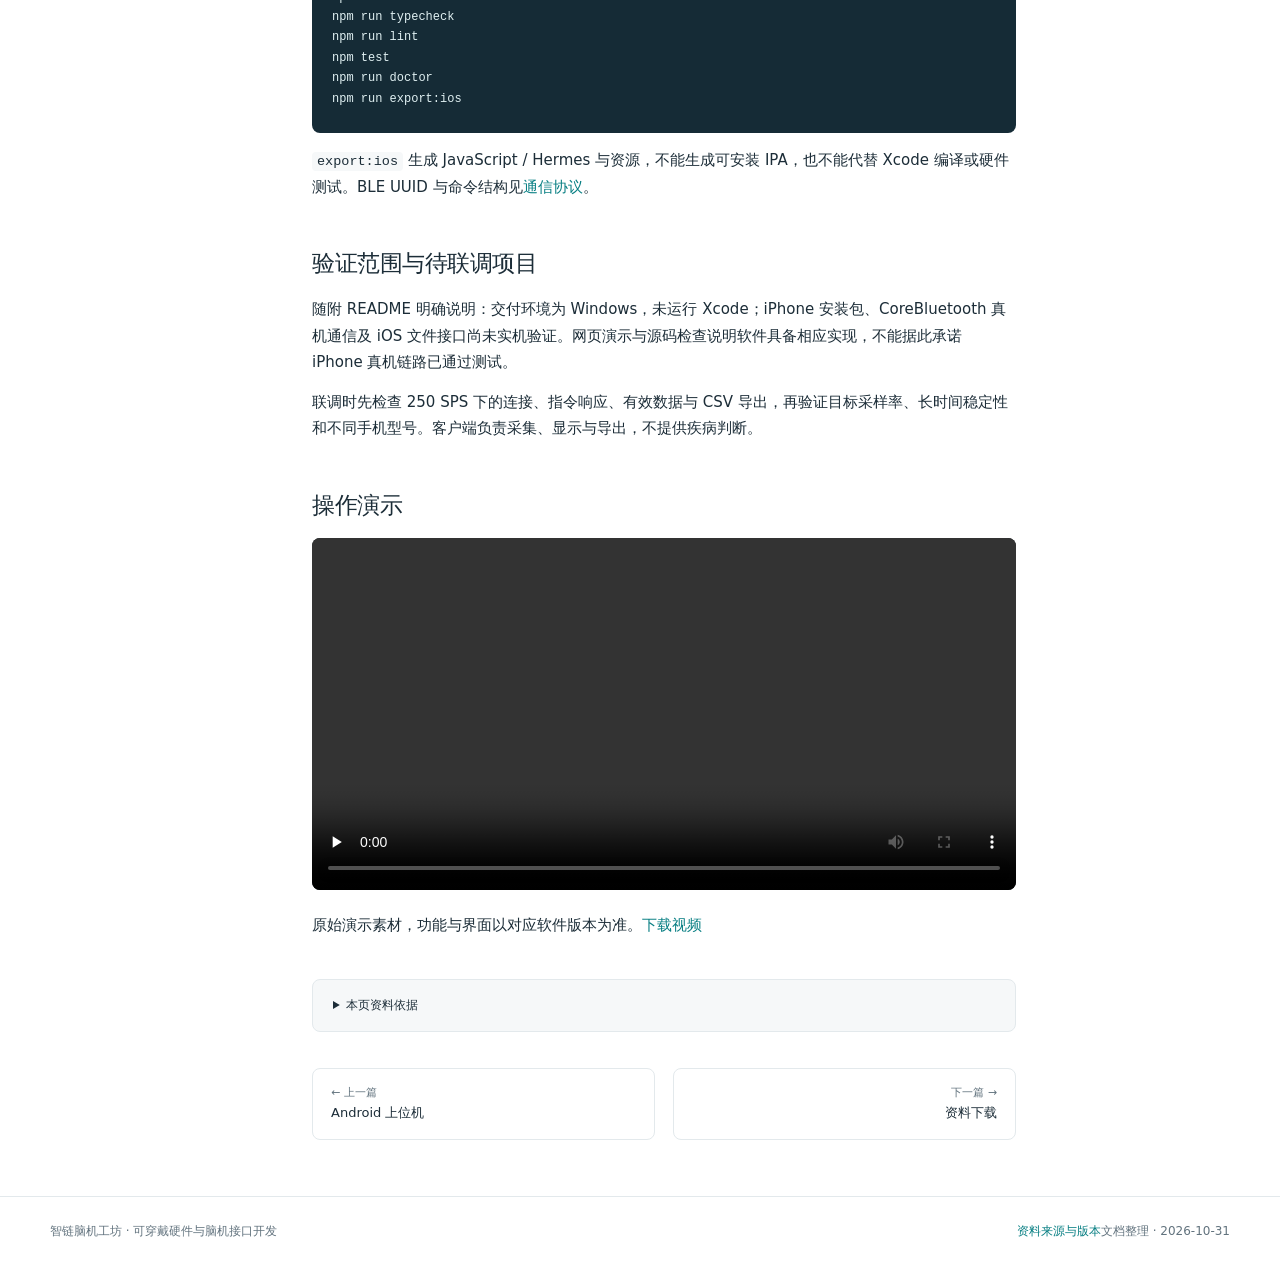
<file: docs/ios.html>
<!doctype html>
<html lang="zh-CN"><head><meta charset="UTF-8"><meta name="viewport" content="width=device-width,initial-scale=1"><meta name="color-scheme" content="light dark"><title>iOS 上位机 · 智链脑机工坊</title><meta name="description" content="面向 iPhone 与 iPad 的八通道 BLE 采集客户端源码，包含实时波形、参数控制和 CSV 导出。"><link rel="icon" href="assets/logo.webp"><link rel="stylesheet" href="assets/style.css"><script src="assets/search-index.js" defer></script><script src="assets/app.js" defer></script></head>
<body><a class="skip" href="#main">跳转到正文</a><header class="site-header"><div class="header-inner"><a class="brand" href="index.html"><img src="assets/logo.webp" alt="" width="42" height="42"><span>智链脑机工坊<small>BCI DEVELOPMENT DOCS</small></span></a><nav class="main-nav" id="main-nav" aria-label="主导航"><a href="index.html">首页</a><a href="overview.html" aria-current="page">产品文档</a><a href="downloads.html">资料下载</a><a href="customization.html">定制与支持</a></nav><div class="header-tools"><button class="search-trigger" data-search aria-label="搜索文档"><span aria-hidden="true">⌕</span> 搜索文档 <kbd>Ctrl K</kbd></button><button class="icon-btn" data-theme-toggle aria-label="切换深色模式">◐</button><button class="menu-toggle" aria-controls="main-nav" aria-expanded="false" aria-label="打开导航菜单">☰</button></div></div></header>
<button class="mobile-doc-button" aria-expanded="false" aria-controls="doc-sidebar">☰ 文档目录 · iOS 上位机</button><div class="doc-shell"><aside class="sidebar" id="doc-sidebar" aria-label="文档目录"><div class="nav-heading">开始使用</div><a href="overview.html">文档导航</a><a href="quickstart.html">快速开始</a><div class="nav-heading">产品文档</div><a href="bci4.html">4 通道 BCI</a><a href="bci8.html">8 通道脑电采集板</a><div class="nav-heading">开发与软件</div><a href="firmware.html">固件与硬件接口</a><a href="protocol.html">BLE 通信协议</a><a href="python.html">Python 桌面上位机</a><a href="android.html">Android 上位机</a><a href="ios.html" aria-current="page">iOS 上位机</a><div class="nav-heading">资料与支持</div><a href="downloads.html">资料下载</a><a href="faq.html">常见问题与排查</a><a href="customization.html">定制与交付验收</a><a href="sources.html">资料来源与版本</a></aside><main class="article" id="main"><div class="breadcrumbs"><a href="index.html">首页</a><span>/</span><a href="overview.html">文档</a><span>/</span>软件与开发</div><h1>iOS 上位机</h1><p class="lead">面向 iPhone 与 iPad 的八通道 BLE 采集客户端源码，包含实时波形、参数控制和 CSV 导出。</p><div class="doc-meta">智链脑机工坊 &nbsp; / &nbsp; 资料整理 2026-10-31</div><section id="overview"><h2>交付形式与运行环境</h2><p>iOS 客户端使用 React Native / Expo，界面为中文，支持 iPhone 与 iPad。资料提供的是<strong>可构建源码</strong>，当前没有可直接安装的已签名 IPA。</p><div class="table-wrap"><table><thead><tr><th>运行方式</th><th>用途与能力</th></tr></thead><tbody><tr><td>独立 iOS App</td><td>需要 Mac、Xcode 与签名配置；用于真实 BLE 设备连接、波形及本机 CSV 记录</td></tr><tr><td>浏览器预览</td><td>用于模拟设备与界面体验；不支持真实板卡 BLE 连接</td></tr><tr><td>Expo Go</td><td>不包含本项目所需的原生蓝牙模块，不能替代独立 App 进行真实采集</td></tr></tbody></table></div><p>项目 <code>package.json</code> 声明版本 1.0.0，使用 Expo <code>~57.0.25</code>、React Native <code>0.86.3</code>，Node.js 引擎要求为 <code>&gt;=22.13.0</code>。这些是当前资料的依赖配置，构建应使用项目锁文件。</p></section><section id="build"><h2>在 Mac 上构建并安装</h2><ol><li>将 iOS 源码复制到 Mac。不要复制 Windows 下的 <code>node_modules</code>，在 Mac 上重新安装依赖。</li><li>准备 Node.js、Xcode 与 iOS 工具链，首次打开 Xcode 完成组件安装并选择 Command Line Tools。随附脚本提示使用 Node.js 24 LTS、Xcode 26.4 或兼容的更新版本。</li><li>用数据线连接并信任 iPhone，按系统提示启用开发者模式，在 Xcode 中配置自己的 Apple 开发账号。</li><li>在工程目录执行下方脚本，按提示选择设备。</li></ol><pre><code class="language-bash">bash build-ios-on-mac.command</code></pre><p>脚本依次执行 <code>npm ci</code>、类型检查、测试，并运行：</p><pre><code class="language-bash">npx expo run:ios --device --configuration Release</code></pre><p>如遇 Team、签名或 Bundle Identifier 问题，可以先生成原生工程：</p><pre><code class="language-bash">npx expo prebuild --platform ios
open ios/*.xcworkspace</code></pre><p>在 Xcode 的 Signing &amp; Capabilities 中选择自己的 Team 与有效签名配置。需要更改应用标识时，先修改 <code>app.json</code> 中的 <code>ios.bundleIdentifier</code>，再重新生成原生工程。Release 构建将 JavaScript 包含在应用中，安装完成后无需 Metro 服务。</p></section><section id="connect"><h2>真机连接与采集</h2><ol><li>给采集板上电，断开电脑或其他手机与该板卡的连接。</li><li>在<strong>设备 → 扫描蓝牙设备</strong>允许蓝牙访问，选择设备连接。扫描不到时可以关闭“只显示 EEG 设备”。</li><li>先使用默认的 250 SPS、24 倍增益验证链路。连接后，客户端会发送配置；成功写入命令不等于已经收到采样数据。</li><li>进入<strong>波形 → 开始采集</strong>，收到有效数据后才显示正在采集。</li><li>在<strong>参数</strong>页修改设置并应用时，当前采集会暂停并保存记录；完成后需重新开始采集。</li><li>进入<strong>记录</strong>选择记录内容，开始记录，结束后保存并导出 CSV。</li></ol><p>当前实现采用前台采集：进入后台会主动停止采集并结束记录，回到前台后手动启动。首包等待阈值为 5 秒，持续采集中无有效数据阈值为 2 秒。请勿将它视为已经支持锁屏或后台连续采集。</p></section><section id="features"><h2>参数与显示功能</h2><div class="table-wrap"><table><thead><tr><th>项目</th><th>功能</th></tr></thead><tbody><tr><td>波形</td><td>8 通道、µV 单位、通道开关、1–20 秒时间窗、自动或固定幅度</td></tr><tr><td>信号选择</td><td>原始 / 滤波切换</td></tr><tr><td>采样率设置</td><td>250、500、1000、2000、4000 SPS</td></tr><tr><td>增益与模式</td><td>1 / 2 / 4 / 6 / 8 / 12 / 24 倍；NORMAL / SHORT / TEST / MVDD / TEMP</td></tr><tr><td>参考与检测</td><td>SRB1、BIAS、导联脱落检测</td></tr><tr><td>滤波</td><td>Butterworth SOS 流式处理，默认 0.5–45 Hz 带通，50 / 60 Hz 谐波陷波</td></tr><tr><td>数据校验</td><td>CRC8、24 位有符号解码、样本序号回绕、丢样与导联状态</td></tr></tbody></table></div><p>采样率设置范围与真实持续吞吐不同。iOS 的 MTU 由系统协商；完整八通道单样本数据通知至少为 39 字节，含 ATT 开销至少需要 MTU 42；MTU 23 无法容纳该帧。实际高采样率能力需以板卡、iPhone 和无线环境联调为准。</p></section><section id="recording"><h2>文件保存与 CSV 格式</h2><p>可记录原始、滤波或两者。独立 App 将文件增量写入 <code>Documents/EEG</code>，可使用系统分享导出，也可在 iPhone“文件 → 我的 iPhone → 脑电采集 → EEG”访问。卸载前请导出需要保留的数据。</p><div class="table-wrap"><table><thead><tr><th>字段</th><th>含义</th></tr></thead><tbody><tr><td><code>#</code> 注释</td><td>创建时间、设备、真实 / 模拟标记、实际采样率与增益、滤波及请求的硬件设置</td></tr><tr><td><code>time_s</code></td><td>从首个记录样本起算的相对秒数；不是 Python 版本的 epoch 秒</td></tr><tr><td><code>sample_index</code></td><td>设备无符号 32 位序号，保留自然回绕</td></tr><tr><td><code>raw_ch1…raw_ch8</code></td><td>原始通道值，µV</td></tr><tr><td><code>filt_ch1…filt_ch8</code></td><td>滤波通道值，µV</td></tr></tbody></table></div><p>CSV 保留收到的有效样本，绘图降采样不减少记录。缺样保留时间间隙，波形断线；重复或乱序包不重复写入。暂停、断开、设备重启、实际采样率 / 增益变化或滤波重设会结束旧文件。</p><p>浏览器预览中的 CSV 暂存在内存，刷新前应导出。浏览器存储行为与 iOS 独立 App 不同。</p></section><section id="development"><h2>预览与开发检查</h2><p>Windows 上可运行源码中的 <code>01-Preview-Demo.cmd</code> 并进入“体验演示”。模拟信号用来检查界面、滤波与 CSV 流程；MVDD / TEMP 演示仍是合成波形。</p><p>在依赖安装完成后，项目提供以下开发检查命令：</p><pre><code class="language-bash">npm ci
npm run typecheck
npm run lint
npm test
npm run doctor
npm run export:ios</code></pre><p><code>export:ios</code> 生成 JavaScript / Hermes 与资源，不能生成可安装 IPA，也不能代替 Xcode 编译或硬件测试。BLE UUID 与命令结构见<a href="protocol.html">通信协议</a>。</p></section><section id="verification"><h2>验证范围与待联调项目</h2><p>随附 README 明确说明：交付环境为 Windows，未运行 Xcode；iPhone 安装包、CoreBluetooth 真机通信及 iOS 文件接口尚未实机验证。网页演示与源码检查说明软件具备相应实现，不能据此承诺 iPhone 真机链路已通过测试。</p><p>联调时先检查 250 SPS 下的连接、指令响应、有效数据与 CSV 导出，再验证目标采样率、长时间稳定性和不同手机型号。客户端负责采集、显示与导出，不提供疾病判断。</p></section><section id="video-demo"><h2>操作演示</h2><video controls preload="none" playsinline aria-label="iOS 操作演示"><source src="downloads/ios-demo.mp4" type="video/mp4">浏览器不支持视频播放，请下载文件查看。</video><p>原始演示素材，功能与界面以对应软件版本为准。<a href="downloads/ios-demo.mp4" download>下载视频</a></p></section><details class="sources"><summary>本页资料依据</summary><ul><li>8通道BCI/程序/EEGiOS/README.md</li><li>8通道BCI/程序/EEGiOS/package.json</li><li>8通道BCI/程序/EEGiOS/app.json</li><li>8通道BCI/程序/EEGiOS/build-ios-on-mac.command</li><li>8通道BCI/程序/EEGiOS/App.tsx</li><li>8通道BCI/程序/EEGiOS/src/session/controller.ts</li><li>8通道BCI/程序/EEGiOS/src/session/types.ts</li><li>8通道BCI/程序/EEGiOS/src/platform/ble.web.ts</li></ul></details><nav class="page-nav" aria-label="上一篇与下一篇"><a href="android.html"><small>← 上一篇</small>Android 上位机</a><a href="downloads.html"><small>下一篇 →</small>资料下载</a></nav></main><aside class="toc" aria-label="本页目录"><p>本页内容</p><a href="#overview">交付形式与运行环境</a><a href="#build">在 Mac 上构建并安装</a><a href="#connect">真机连接与采集</a><a href="#features">参数与显示功能</a><a href="#recording">文件保存与 CSV 格式</a><a href="#development">预览与开发检查</a><a href="#verification">验证范围与待联调项目</a><a href="#video-demo">操作演示</a></aside></div>
<footer class="site-footer"><div class="wrap footer-inner"><div>智链脑机工坊 · 可穿戴硬件与脑机接口开发</div><div><a href="sources.html">资料来源与版本</a><span>文档整理 · 2026-10-31</span></div></div></footer><dialog class="search-dialog" aria-label="搜索文档"><div class="search-head"><input type="search" placeholder="搜索产品、协议、安装或参数…" aria-label="搜索关键词" autocomplete="off"><button data-close aria-label="关闭搜索">Esc</button></div><div class="search-results" aria-live="polite"></div><div class="search-footer">↑ ↓ 选择 · Enter 打开 · Esc 关闭</div></dialog><button class="to-top" aria-label="返回顶部">↑</button><noscript><div class="no-js">正文与下载可直接使用。启用 JavaScript 可使用全文搜索、主题切换和代码复制。</div></noscript></body></html>
</file>
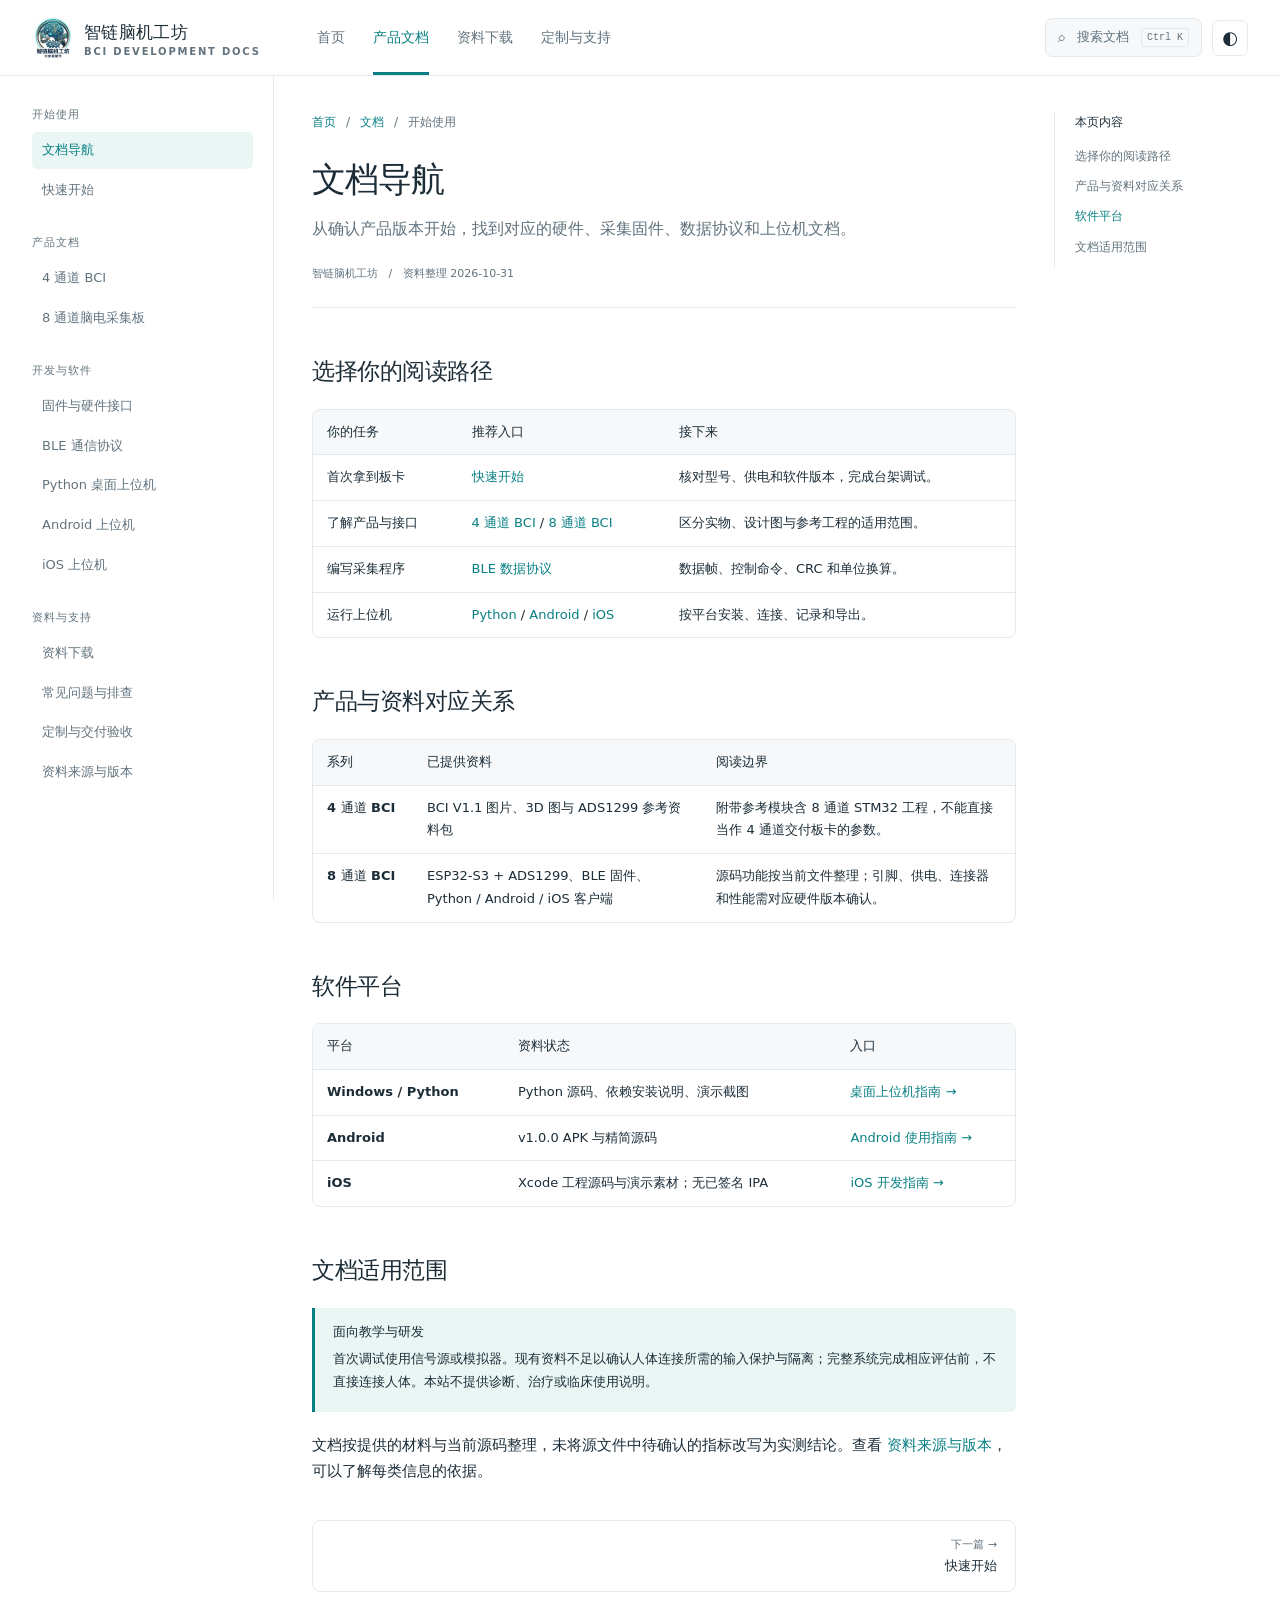
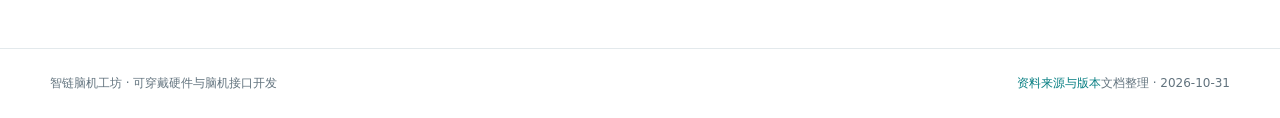
<file: docs/overview.html>
<!doctype html>
<html lang="zh-CN"><head><meta charset="UTF-8"><meta name="viewport" content="width=device-width,initial-scale=1"><meta name="color-scheme" content="light dark"><title>文档导航 · 智链脑机工坊</title><meta name="description" content="从确认产品版本开始，找到对应的硬件、采集固件、数据协议和上位机文档。"><link rel="icon" href="assets/logo.webp"><link rel="stylesheet" href="assets/style.css"><script src="assets/search-index.js" defer></script><script src="assets/app.js" defer></script></head>
<body><a class="skip" href="#main">跳转到正文</a><header class="site-header"><div class="header-inner"><a class="brand" href="index.html"><img src="assets/logo.webp" alt="" width="42" height="42"><span>智链脑机工坊<small>BCI DEVELOPMENT DOCS</small></span></a><nav class="main-nav" id="main-nav" aria-label="主导航"><a href="index.html">首页</a><a href="overview.html" aria-current="page">产品文档</a><a href="downloads.html">资料下载</a><a href="customization.html">定制与支持</a></nav><div class="header-tools"><button class="search-trigger" data-search aria-label="搜索文档"><span aria-hidden="true">⌕</span> 搜索文档 <kbd>Ctrl K</kbd></button><button class="icon-btn" data-theme-toggle aria-label="切换深色模式">◐</button><button class="menu-toggle" aria-controls="main-nav" aria-expanded="false" aria-label="打开导航菜单">☰</button></div></div></header>
<button class="mobile-doc-button" aria-expanded="false" aria-controls="doc-sidebar">☰ 文档目录 · 文档导航</button><div class="doc-shell"><aside class="sidebar" id="doc-sidebar" aria-label="文档目录"><div class="nav-heading">开始使用</div><a href="overview.html" aria-current="page">文档导航</a><a href="quickstart.html">快速开始</a><div class="nav-heading">产品文档</div><a href="bci4.html">4 通道 BCI</a><a href="bci8.html">8 通道脑电采集板</a><div class="nav-heading">开发与软件</div><a href="firmware.html">固件与硬件接口</a><a href="protocol.html">BLE 通信协议</a><a href="python.html">Python 桌面上位机</a><a href="android.html">Android 上位机</a><a href="ios.html">iOS 上位机</a><div class="nav-heading">资料与支持</div><a href="downloads.html">资料下载</a><a href="faq.html">常见问题与排查</a><a href="customization.html">定制与交付验收</a><a href="sources.html">资料来源与版本</a></aside><main class="article" id="main"><div class="breadcrumbs"><a href="index.html">首页</a><span>/</span><a href="overview.html">文档</a><span>/</span>开始使用</div><h1>文档导航</h1><p class="lead">从确认产品版本开始，找到对应的硬件、采集固件、数据协议和上位机文档。</p><div class="doc-meta">智链脑机工坊 &nbsp; / &nbsp; 资料整理 2026-10-31</div><section id="path"><h2>选择你的阅读路径</h2><div class="table-wrap"><table><thead><tr><th>你的任务</th><th>推荐入口</th><th>接下来</th></tr></thead><tbody><tr><td>首次拿到板卡</td><td><a href="quickstart.html">快速开始</a></td><td>核对型号、供电和软件版本，完成台架调试。</td></tr><tr><td>了解产品与接口</td><td><a href="bci4.html">4 通道 BCI</a> / <a href="bci8.html">8 通道 BCI</a></td><td>区分实物、设计图与参考工程的适用范围。</td></tr><tr><td>编写采集程序</td><td><a href="protocol.html">BLE 数据协议</a></td><td>数据帧、控制命令、CRC 和单位换算。</td></tr><tr><td>运行上位机</td><td><a href="python.html">Python</a> / <a href="android.html">Android</a> / <a href="ios.html">iOS</a></td><td>按平台安装、连接、记录和导出。</td></tr></tbody></table></div></section><section id="matrix"><h2>产品与资料对应关系</h2><div class="table-wrap"><table><thead><tr><th>系列</th><th>已提供资料</th><th>阅读边界</th></tr></thead><tbody><tr><td>4 通道 BCI</td><td>BCI V1.1 图片、3D 图与 ADS1299 参考资料包</td><td>附带参考模块含 8 通道 STM32 工程，不能直接当作 4 通道交付板卡的参数。</td></tr><tr><td>8 通道 BCI</td><td>ESP32-S3 + ADS1299、BLE 固件、Python / Android / iOS 客户端</td><td>源码功能按当前文件整理；引脚、供电、连接器和性能需对应硬件版本确认。</td></tr></tbody></table></div></section><section id="software"><h2>软件平台</h2><div class="table-wrap"><table><thead><tr><th>平台</th><th>资料状态</th><th>入口</th></tr></thead><tbody><tr><td>Windows / Python</td><td>Python 源码、依赖安装说明、演示截图</td><td><a href="python.html">桌面上位机指南 →</a></td></tr><tr><td>Android</td><td>v1.0.0 APK 与精简源码</td><td><a href="android.html">Android 使用指南 →</a></td></tr><tr><td>iOS</td><td>Xcode 工程源码与演示素材；无已签名 IPA</td><td><a href="ios.html">iOS 开发指南 →</a></td></tr></tbody></table></div></section><section id="scope"><h2>文档适用范围</h2><div class="callout"><strong>面向教学与研发</strong><p>首次调试使用信号源或模拟器。现有资料不足以确认人体连接所需的输入保护与隔离；完整系统完成相应评估前，不直接连接人体。本站不提供诊断、治疗或临床使用说明。</p></div><p>文档按提供的材料与当前源码整理，未将源文件中待确认的指标改写为实测结论。查看 <a href="sources.html">资料来源与版本</a>，可以了解每类信息的依据。</p></section><nav class="page-nav" aria-label="上一篇与下一篇"><a href="quickstart.html"><small>下一篇 →</small>快速开始</a></nav></main><aside class="toc" aria-label="本页目录"><p>本页内容</p><a href="#path">选择你的阅读路径</a><a href="#matrix">产品与资料对应关系</a><a href="#software">软件平台</a><a href="#scope">文档适用范围</a></aside></div>
<footer class="site-footer"><div class="wrap footer-inner"><div>智链脑机工坊 · 可穿戴硬件与脑机接口开发</div><div><a href="sources.html">资料来源与版本</a><span>文档整理 · 2026-10-31</span></div></div></footer><dialog class="search-dialog" aria-label="搜索文档"><div class="search-head"><input type="search" placeholder="搜索产品、协议、安装或参数…" aria-label="搜索关键词" autocomplete="off"><button data-close aria-label="关闭搜索">Esc</button></div><div class="search-results" aria-live="polite"></div><div class="search-footer">↑ ↓ 选择 · Enter 打开 · Esc 关闭</div></dialog><button class="to-top" aria-label="返回顶部">↑</button><noscript><div class="no-js">正文与下载可直接使用。启用 JavaScript 可使用全文搜索、主题切换和代码复制。</div></noscript></body></html>
</file>
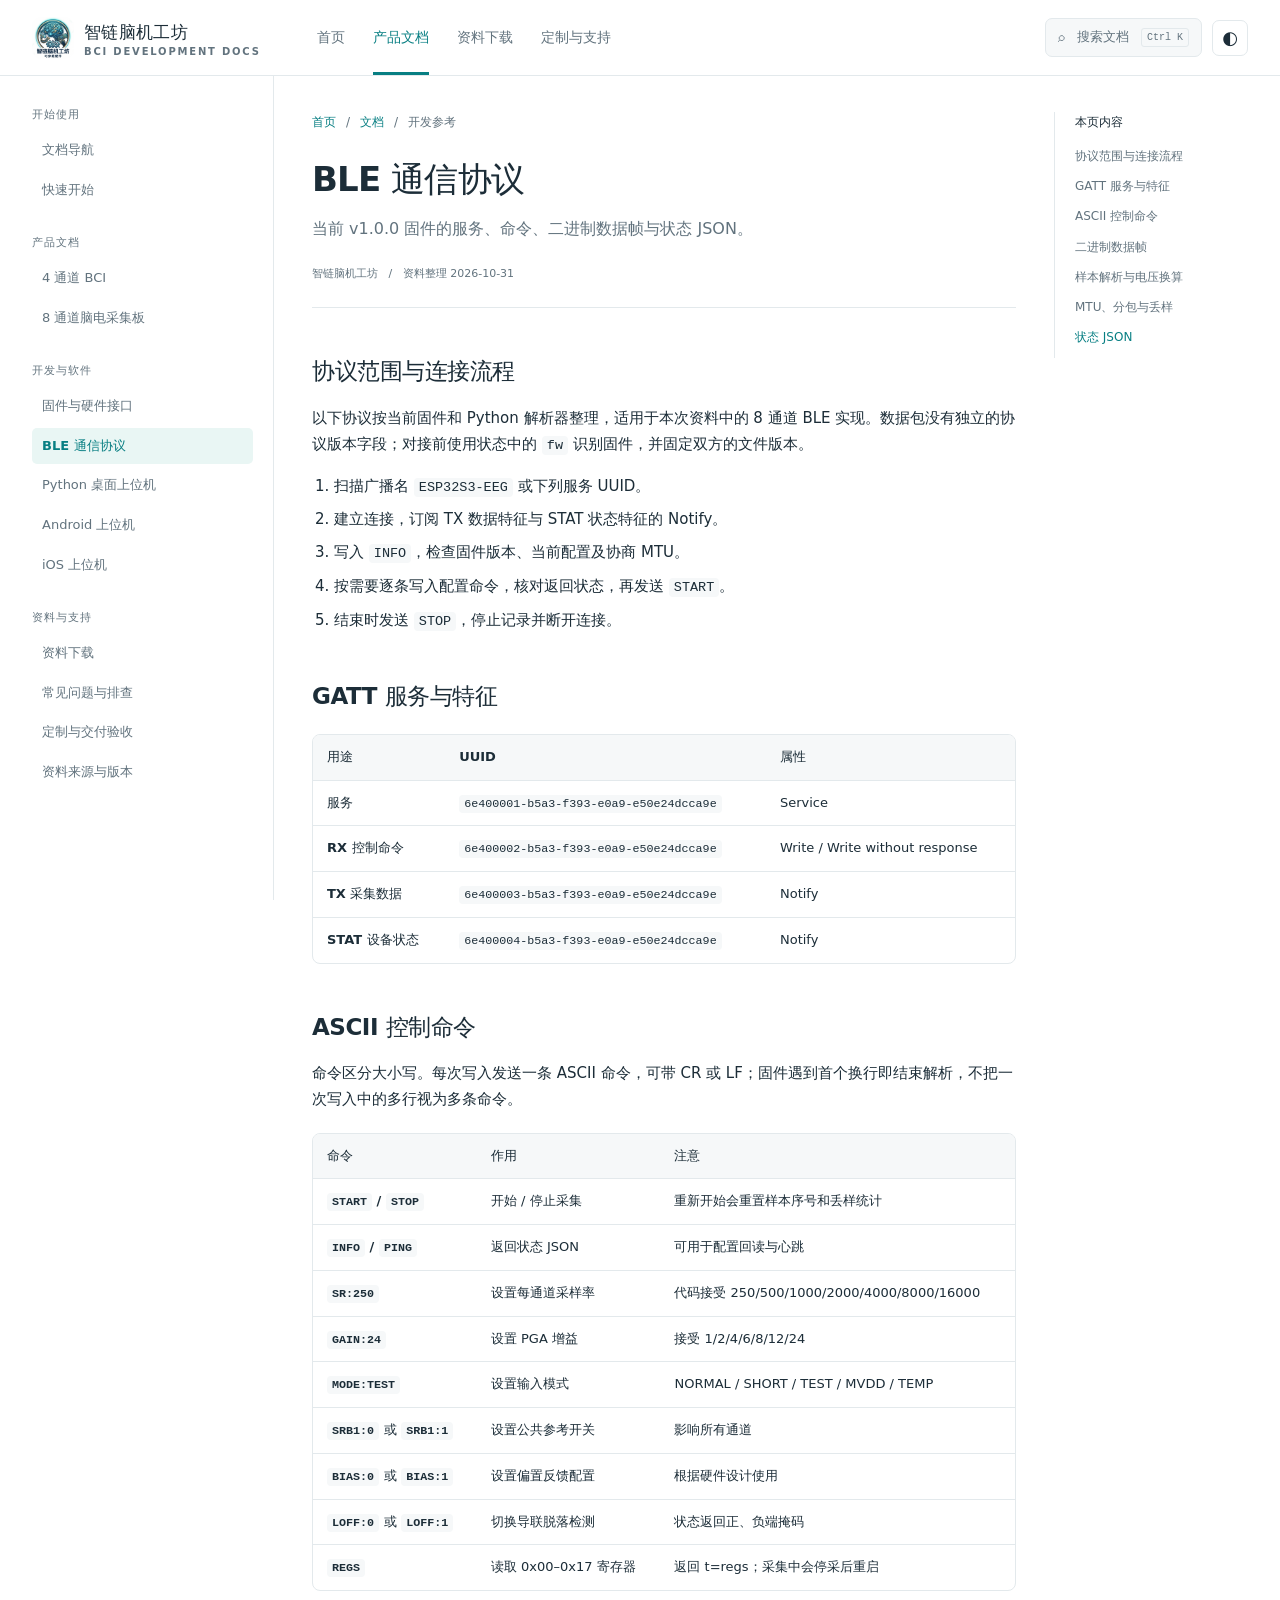
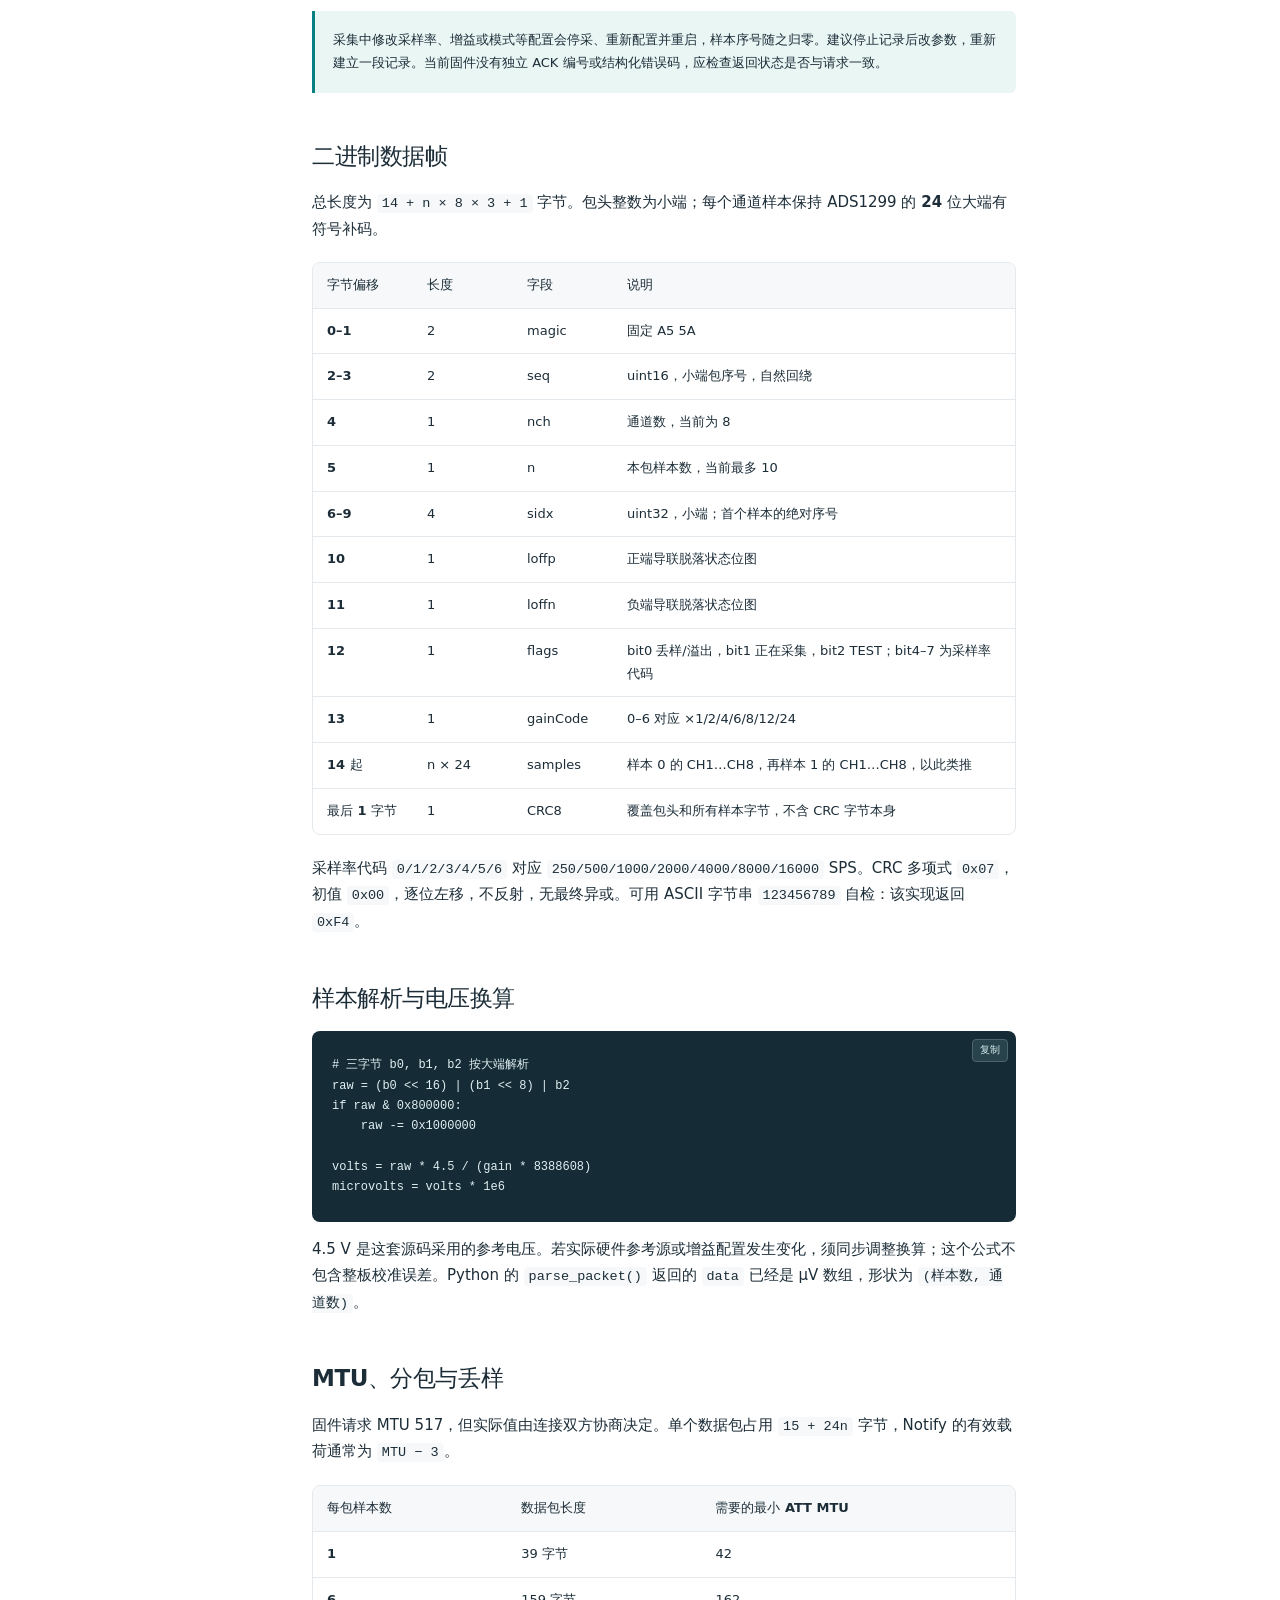
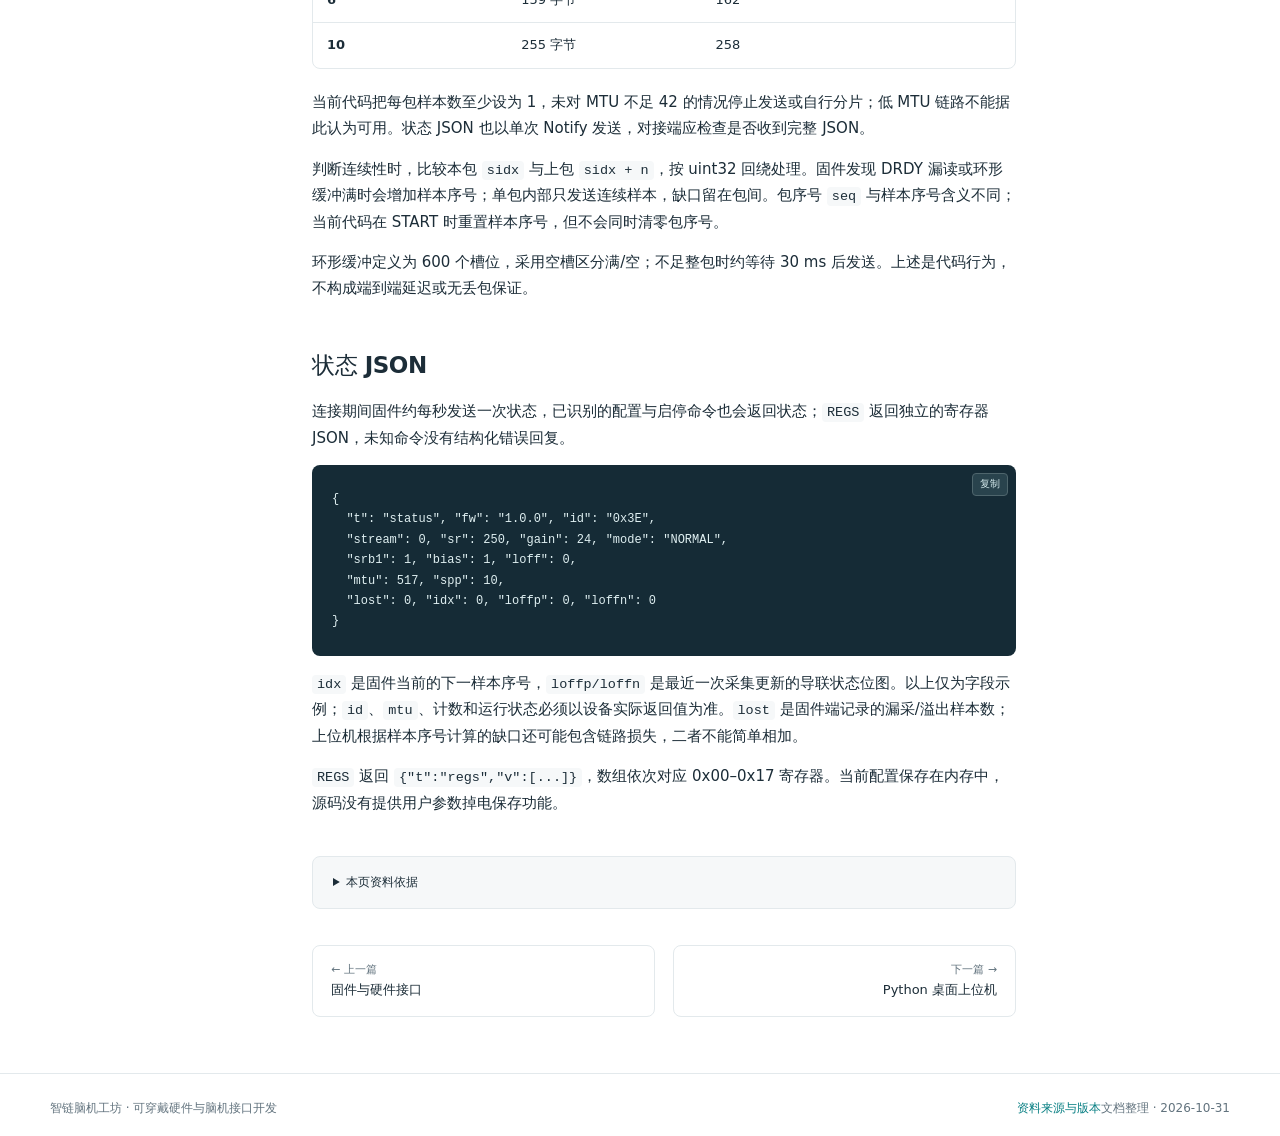
<file: docs/protocol.html>
<!doctype html>
<html lang="zh-CN"><head><meta charset="UTF-8"><meta name="viewport" content="width=device-width,initial-scale=1"><meta name="color-scheme" content="light dark"><title>BLE 通信协议 · 智链脑机工坊</title><meta name="description" content="当前 v1.0.0 固件的服务、命令、二进制数据帧与状态 JSON。"><link rel="icon" href="assets/logo.webp"><link rel="stylesheet" href="assets/style.css"><script src="assets/search-index.js" defer></script><script src="assets/app.js" defer></script></head>
<body><a class="skip" href="#main">跳转到正文</a><header class="site-header"><div class="header-inner"><a class="brand" href="index.html"><img src="assets/logo.webp" alt="" width="42" height="42"><span>智链脑机工坊<small>BCI DEVELOPMENT DOCS</small></span></a><nav class="main-nav" id="main-nav" aria-label="主导航"><a href="index.html">首页</a><a href="overview.html" aria-current="page">产品文档</a><a href="downloads.html">资料下载</a><a href="customization.html">定制与支持</a></nav><div class="header-tools"><button class="search-trigger" data-search aria-label="搜索文档"><span aria-hidden="true">⌕</span> 搜索文档 <kbd>Ctrl K</kbd></button><button class="icon-btn" data-theme-toggle aria-label="切换深色模式">◐</button><button class="menu-toggle" aria-controls="main-nav" aria-expanded="false" aria-label="打开导航菜单">☰</button></div></div></header>
<button class="mobile-doc-button" aria-expanded="false" aria-controls="doc-sidebar">☰ 文档目录 · BLE 通信协议</button><div class="doc-shell"><aside class="sidebar" id="doc-sidebar" aria-label="文档目录"><div class="nav-heading">开始使用</div><a href="overview.html">文档导航</a><a href="quickstart.html">快速开始</a><div class="nav-heading">产品文档</div><a href="bci4.html">4 通道 BCI</a><a href="bci8.html">8 通道脑电采集板</a><div class="nav-heading">开发与软件</div><a href="firmware.html">固件与硬件接口</a><a href="protocol.html" aria-current="page">BLE 通信协议</a><a href="python.html">Python 桌面上位机</a><a href="android.html">Android 上位机</a><a href="ios.html">iOS 上位机</a><div class="nav-heading">资料与支持</div><a href="downloads.html">资料下载</a><a href="faq.html">常见问题与排查</a><a href="customization.html">定制与交付验收</a><a href="sources.html">资料来源与版本</a></aside><main class="article" id="main"><div class="breadcrumbs"><a href="index.html">首页</a><span>/</span><a href="overview.html">文档</a><span>/</span>开发参考</div><h1>BLE 通信协议</h1><p class="lead">当前 v1.0.0 固件的服务、命令、二进制数据帧与状态 JSON。</p><div class="doc-meta">智链脑机工坊 &nbsp; / &nbsp; 资料整理 2026-10-31</div><section id="scope"><h2>协议范围与连接流程</h2><p>以下协议按当前固件和 Python 解析器整理，适用于本次资料中的 8 通道 BLE 实现。数据包没有独立的协议版本字段；对接前使用状态中的 <code>fw</code> 识别固件，并固定双方的文件版本。</p><ol><li>扫描广播名 <code>ESP32S3-EEG</code> 或下列服务 UUID。</li><li>建立连接，订阅 TX 数据特征与 STAT 状态特征的 Notify。</li><li>写入 <code>INFO</code>，检查固件版本、当前配置及协商 MTU。</li><li>按需要逐条写入配置命令，核对返回状态，再发送 <code>START</code>。</li><li>结束时发送 <code>STOP</code>，停止记录并断开连接。</li></ol></section><section id="gatt"><h2>GATT 服务与特征</h2><div class="table-wrap"><table><thead><tr><th>用途</th><th>UUID</th><th>属性</th></tr></thead><tbody><tr><td>服务</td><td><code>6e400001-b5a3-f393-e0a9-e50e24dcca9e</code></td><td>Service</td></tr><tr><td>RX 控制命令</td><td><code>6e400002-b5a3-f393-e0a9-e50e24dcca9e</code></td><td>Write / Write without response</td></tr><tr><td>TX 采集数据</td><td><code>6e400003-b5a3-f393-e0a9-e50e24dcca9e</code></td><td>Notify</td></tr><tr><td>STAT 设备状态</td><td><code>6e400004-b5a3-f393-e0a9-e50e24dcca9e</code></td><td>Notify</td></tr></tbody></table></div></section><section id="commands"><h2>ASCII 控制命令</h2><p>命令区分大小写。每次写入发送一条 ASCII 命令，可带 CR 或 LF；固件遇到首个换行即结束解析，不把一次写入中的多行视为多条命令。</p><div class="table-wrap"><table><thead><tr><th>命令</th><th>作用</th><th>注意</th></tr></thead><tbody><tr><td><code>START</code> / <code>STOP</code></td><td>开始 / 停止采集</td><td>重新开始会重置样本序号和丢样统计</td></tr><tr><td><code>INFO</code> / <code>PING</code></td><td>返回状态 JSON</td><td>可用于配置回读与心跳</td></tr><tr><td><code>SR:250</code></td><td>设置每通道采样率</td><td>代码接受 250/500/1000/2000/4000/8000/16000</td></tr><tr><td><code>GAIN:24</code></td><td>设置 PGA 增益</td><td>接受 1/2/4/6/8/12/24</td></tr><tr><td><code>MODE:TEST</code></td><td>设置输入模式</td><td>NORMAL / SHORT / TEST / MVDD / TEMP</td></tr><tr><td><code>SRB1:0</code> 或 <code>SRB1:1</code></td><td>设置公共参考开关</td><td>影响所有通道</td></tr><tr><td><code>BIAS:0</code> 或 <code>BIAS:1</code></td><td>设置偏置反馈配置</td><td>根据硬件设计使用</td></tr><tr><td><code>LOFF:0</code> 或 <code>LOFF:1</code></td><td>切换导联脱落检测</td><td>状态返回正、负端掩码</td></tr><tr><td><code>REGS</code></td><td>读取 0x00–0x17 寄存器</td><td>返回 t=regs；采集中会停采后重启</td></tr></tbody></table></div><div class="callout"><p>采集中修改采样率、增益或模式等配置会停采、重新配置并重启，样本序号随之归零。建议停止记录后改参数，重新建立一段记录。当前固件没有独立 ACK 编号或结构化错误码，应检查返回状态是否与请求一致。</p></div></section><section id="frame"><h2>二进制数据帧</h2><p>总长度为 <code>14 + n × 8 × 3 + 1</code> 字节。包头整数为小端；每个通道样本保持 ADS1299 的 <strong>24 位大端有符号补码</strong>。</p><div class="table-wrap"><table><thead><tr><th>字节偏移</th><th>长度</th><th>字段</th><th>说明</th></tr></thead><tbody><tr><td>0–1</td><td>2</td><td>magic</td><td>固定 A5 5A</td></tr><tr><td>2–3</td><td>2</td><td>seq</td><td>uint16，小端包序号，自然回绕</td></tr><tr><td>4</td><td>1</td><td>nch</td><td>通道数，当前为 8</td></tr><tr><td>5</td><td>1</td><td>n</td><td>本包样本数，当前最多 10</td></tr><tr><td>6–9</td><td>4</td><td>sidx</td><td>uint32，小端；首个样本的绝对序号</td></tr><tr><td>10</td><td>1</td><td>loffp</td><td>正端导联脱落状态位图</td></tr><tr><td>11</td><td>1</td><td>loffn</td><td>负端导联脱落状态位图</td></tr><tr><td>12</td><td>1</td><td>flags</td><td>bit0 丢样/溢出，bit1 正在采集，bit2 TEST；bit4–7 为采样率代码</td></tr><tr><td>13</td><td>1</td><td>gainCode</td><td>0–6 对应 ×1/2/4/6/8/12/24</td></tr><tr><td>14 起</td><td>n × 24</td><td>samples</td><td>样本 0 的 CH1…CH8，再样本 1 的 CH1…CH8，以此类推</td></tr><tr><td>最后 1 字节</td><td>1</td><td>CRC8</td><td>覆盖包头和所有样本字节，不含 CRC 字节本身</td></tr></tbody></table></div><p>采样率代码 <code>0/1/2/3/4/5/6</code> 对应 <code>250/500/1000/2000/4000/8000/16000</code> SPS。CRC 多项式 <code>0x07</code>，初值 <code>0x00</code>，逐位左移，不反射，无最终异或。可用 ASCII 字节串 <code>123456789</code> 自检：该实现返回 <code>0xF4</code>。</p></section><section id="decode"><h2>样本解析与电压换算</h2><pre><code># 三字节 b0, b1, b2 按大端解析
raw = (b0 &lt;&lt; 16) | (b1 &lt;&lt; 8) | b2
if raw &amp; 0x800000:
    raw -= 0x1000000

volts = raw * 4.5 / (gain * 8388608)
microvolts = volts * 1e6</code></pre><p>4.5 V 是这套源码采用的参考电压。若实际硬件参考源或增益配置发生变化，须同步调整换算；这个公式不包含整板校准误差。Python 的 <code>parse_packet()</code> 返回的 <code>data</code> 已经是 µV 数组，形状为 <code>(样本数, 通道数)</code>。</p></section><section id="mtu"><h2>MTU、分包与丢样</h2><p>固件请求 MTU 517，但实际值由连接双方协商决定。单个数据包占用 <code>15 + 24n</code> 字节，Notify 的有效载荷通常为 <code>MTU − 3</code>。</p><div class="table-wrap"><table><thead><tr><th>每包样本数</th><th>数据包长度</th><th>需要的最小 ATT MTU</th></tr></thead><tbody><tr><td>1</td><td>39 字节</td><td>42</td></tr><tr><td>6</td><td>159 字节</td><td>162</td></tr><tr><td>10</td><td>255 字节</td><td>258</td></tr></tbody></table></div><p>当前代码把每包样本数至少设为 1，未对 MTU 不足 42 的情况停止发送或自行分片；低 MTU 链路不能据此认为可用。状态 JSON 也以单次 Notify 发送，对接端应检查是否收到完整 JSON。</p><p>判断连续性时，比较本包 <code>sidx</code> 与上包 <code>sidx + n</code>，按 uint32 回绕处理。固件发现 DRDY 漏读或环形缓冲满时会增加样本序号；单包内部只发送连续样本，缺口留在包间。包序号 <code>seq</code> 与样本序号含义不同；当前代码在 START 时重置样本序号，但不会同时清零包序号。</p><p>环形缓冲定义为 600 个槽位，采用空槽区分满/空；不足整包时约等待 30 ms 后发送。上述是代码行为，不构成端到端延迟或无丢包保证。</p></section><section id="status"><h2>状态 JSON</h2><p>连接期间固件约每秒发送一次状态，已识别的配置与启停命令也会返回状态；<code>REGS</code> 返回独立的寄存器 JSON，未知命令没有结构化错误回复。</p><pre><code>{
  "t": "status", "fw": "1.0.0", "id": "0x3E",
  "stream": 0, "sr": 250, "gain": 24, "mode": "NORMAL",
  "srb1": 1, "bias": 1, "loff": 0,
  "mtu": 517, "spp": 10,
  "lost": 0, "idx": 0, "loffp": 0, "loffn": 0
}</code></pre><p><code>idx</code> 是固件当前的下一样本序号，<code>loffp/loffn</code> 是最近一次采集更新的导联状态位图。以上仅为字段示例；<code>id</code>、<code>mtu</code>、计数和运行状态必须以设备实际返回值为准。<code>lost</code> 是固件端记录的漏采/溢出样本数；上位机根据样本序号计算的缺口还可能包含链路损失，二者不能简单相加。</p><p><code>REGS</code> 返回 <code>{"t":"regs","v":[...]}</code>，数组依次对应 0x00–0x17 寄存器。当前配置保存在内存中，源码没有提供用户参数掉电保存功能。</p></section><details class="sources"><summary>本页资料依据</summary><ul><li>8通道BCI/程序/嵌入式程序/ESP32S3_ADS1299_EEG.ino</li><li>8通道BCI/程序/上位机程序/Python/eeg_host.py</li></ul></details><nav class="page-nav" aria-label="上一篇与下一篇"><a href="firmware.html"><small>← 上一篇</small>固件与硬件接口</a><a href="python.html"><small>下一篇 →</small>Python 桌面上位机</a></nav></main><aside class="toc" aria-label="本页目录"><p>本页内容</p><a href="#scope">协议范围与连接流程</a><a href="#gatt">GATT 服务与特征</a><a href="#commands">ASCII 控制命令</a><a href="#frame">二进制数据帧</a><a href="#decode">样本解析与电压换算</a><a href="#mtu">MTU、分包与丢样</a><a href="#status">状态 JSON</a></aside></div>
<footer class="site-footer"><div class="wrap footer-inner"><div>智链脑机工坊 · 可穿戴硬件与脑机接口开发</div><div><a href="sources.html">资料来源与版本</a><span>文档整理 · 2026-10-31</span></div></div></footer><dialog class="search-dialog" aria-label="搜索文档"><div class="search-head"><input type="search" placeholder="搜索产品、协议、安装或参数…" aria-label="搜索关键词" autocomplete="off"><button data-close aria-label="关闭搜索">Esc</button></div><div class="search-results" aria-live="polite"></div><div class="search-footer">↑ ↓ 选择 · Enter 打开 · Esc 关闭</div></dialog><button class="to-top" aria-label="返回顶部">↑</button><noscript><div class="no-js">正文与下载可直接使用。启用 JavaScript 可使用全文搜索、主题切换和代码复制。</div></noscript></body></html>
</file>
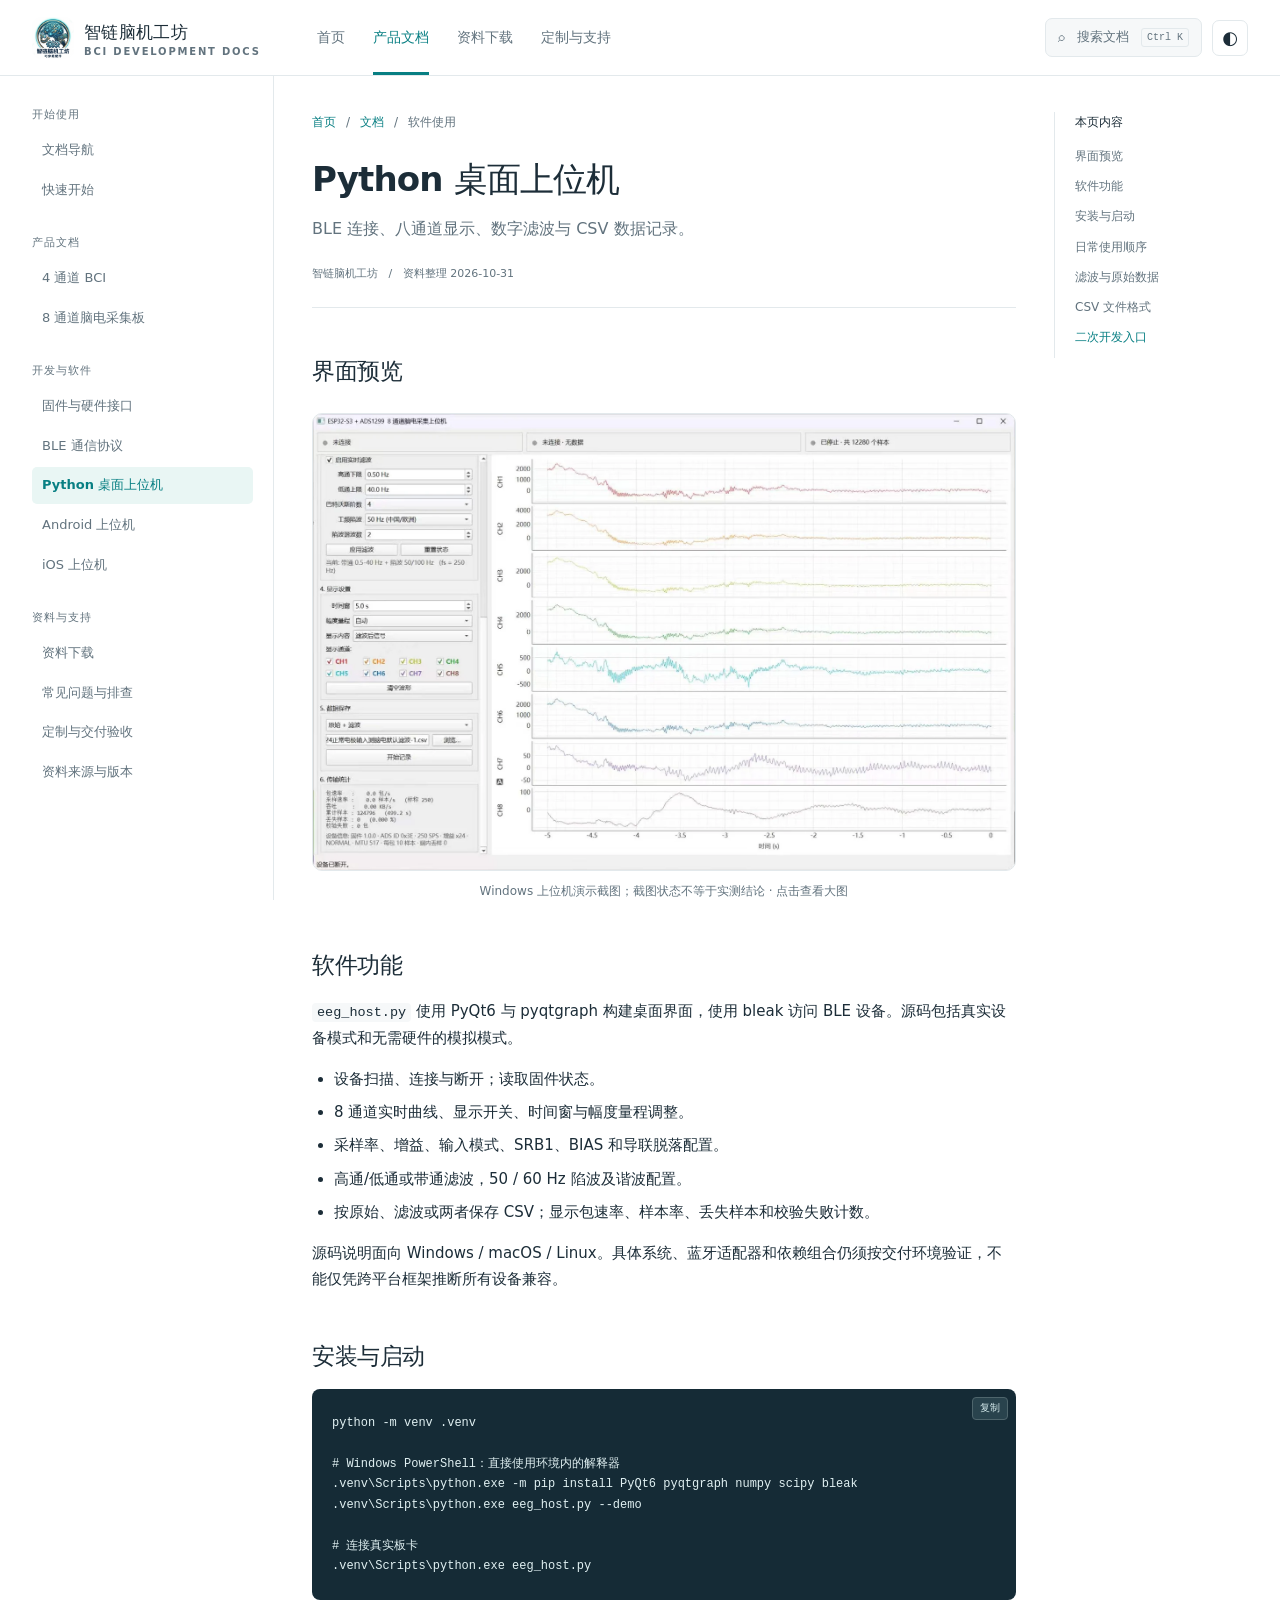
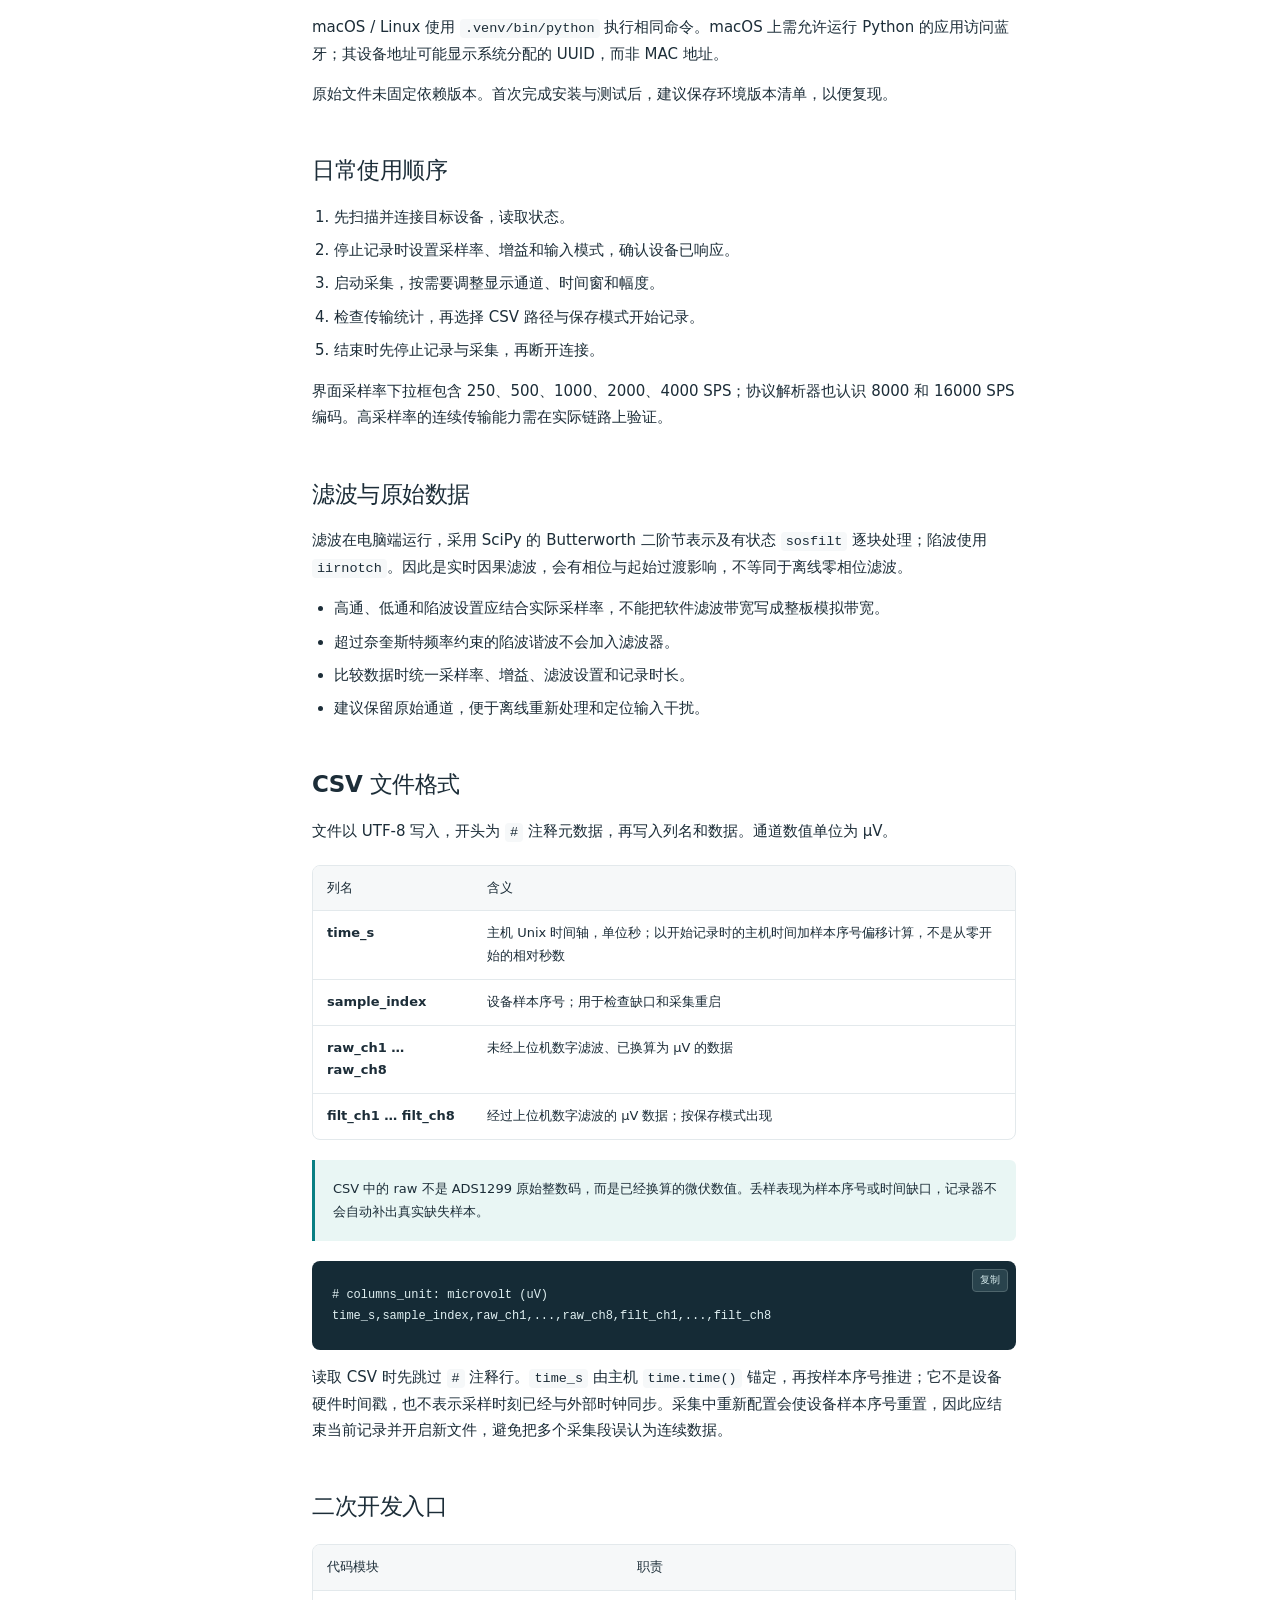
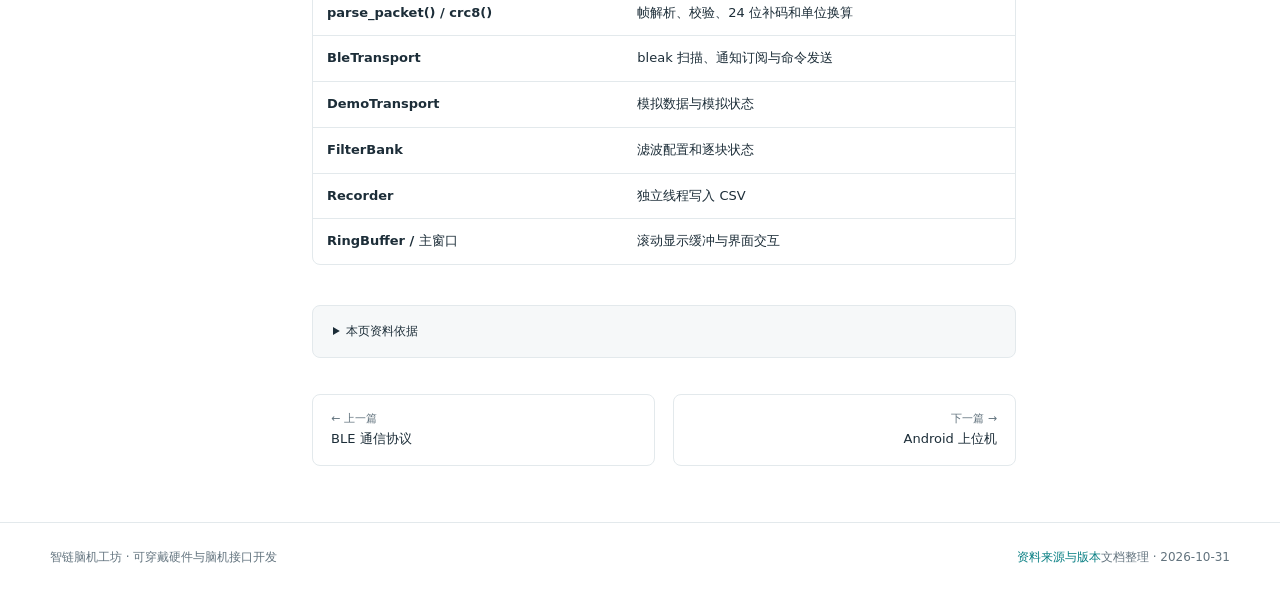
<file: docs/python.html>
<!doctype html>
<html lang="zh-CN"><head><meta charset="UTF-8"><meta name="viewport" content="width=device-width,initial-scale=1"><meta name="color-scheme" content="light dark"><title>Python 桌面上位机 · 智链脑机工坊</title><meta name="description" content="BLE 连接、八通道显示、数字滤波与 CSV 数据记录。"><link rel="icon" href="assets/logo.webp"><link rel="stylesheet" href="assets/style.css"><script src="assets/search-index.js" defer></script><script src="assets/app.js" defer></script></head>
<body><a class="skip" href="#main">跳转到正文</a><header class="site-header"><div class="header-inner"><a class="brand" href="index.html"><img src="assets/logo.webp" alt="" width="42" height="42"><span>智链脑机工坊<small>BCI DEVELOPMENT DOCS</small></span></a><nav class="main-nav" id="main-nav" aria-label="主导航"><a href="index.html">首页</a><a href="overview.html" aria-current="page">产品文档</a><a href="downloads.html">资料下载</a><a href="customization.html">定制与支持</a></nav><div class="header-tools"><button class="search-trigger" data-search aria-label="搜索文档"><span aria-hidden="true">⌕</span> 搜索文档 <kbd>Ctrl K</kbd></button><button class="icon-btn" data-theme-toggle aria-label="切换深色模式">◐</button><button class="menu-toggle" aria-controls="main-nav" aria-expanded="false" aria-label="打开导航菜单">☰</button></div></div></header>
<button class="mobile-doc-button" aria-expanded="false" aria-controls="doc-sidebar">☰ 文档目录 · Python 桌面上位机</button><div class="doc-shell"><aside class="sidebar" id="doc-sidebar" aria-label="文档目录"><div class="nav-heading">开始使用</div><a href="overview.html">文档导航</a><a href="quickstart.html">快速开始</a><div class="nav-heading">产品文档</div><a href="bci4.html">4 通道 BCI</a><a href="bci8.html">8 通道脑电采集板</a><div class="nav-heading">开发与软件</div><a href="firmware.html">固件与硬件接口</a><a href="protocol.html">BLE 通信协议</a><a href="python.html" aria-current="page">Python 桌面上位机</a><a href="android.html">Android 上位机</a><a href="ios.html">iOS 上位机</a><div class="nav-heading">资料与支持</div><a href="downloads.html">资料下载</a><a href="faq.html">常见问题与排查</a><a href="customization.html">定制与交付验收</a><a href="sources.html">资料来源与版本</a></aside><main class="article" id="main"><div class="breadcrumbs"><a href="index.html">首页</a><span>/</span><a href="overview.html">文档</a><span>/</span>软件使用</div><h1>Python 桌面上位机</h1><p class="lead">BLE 连接、八通道显示、数字滤波与 CSV 数据记录。</p><div class="doc-meta">智链脑机工坊 &nbsp; / &nbsp; 资料整理 2026-10-31</div><section id="interface"><h2>界面预览</h2><figure class=""><a href="assets/windows.webp" target="_blank" rel="noopener"><img src="assets/windows.webp" alt="Windows 上位机演示截图；截图状态不等于实测结论" loading="lazy"></a><figcaption>Windows 上位机演示截图；截图状态不等于实测结论 · 点击查看大图</figcaption></figure></section><section id="features"><h2>软件功能</h2><p><code>eeg_host.py</code> 使用 PyQt6 与 pyqtgraph 构建桌面界面，使用 bleak 访问 BLE 设备。源码包括真实设备模式和无需硬件的模拟模式。</p><ul><li>设备扫描、连接与断开；读取固件状态。</li><li>8 通道实时曲线、显示开关、时间窗与幅度量程调整。</li><li>采样率、增益、输入模式、SRB1、BIAS 和导联脱落配置。</li><li>高通/低通或带通滤波，50 / 60 Hz 陷波及谐波配置。</li><li>按原始、滤波或两者保存 CSV；显示包速率、样本率、丢失样本和校验失败计数。</li></ul><p>源码说明面向 Windows / macOS / Linux。具体系统、蓝牙适配器和依赖组合仍须按交付环境验证，不能仅凭跨平台框架推断所有设备兼容。</p></section><section id="install"><h2>安装与启动</h2><pre><code>python -m venv .venv

# Windows PowerShell：直接使用环境内的解释器
.venv\Scripts\python.exe -m pip install PyQt6 pyqtgraph numpy scipy bleak
.venv\Scripts\python.exe eeg_host.py --demo

# 连接真实板卡
.venv\Scripts\python.exe eeg_host.py</code></pre><p>macOS / Linux 使用 <code>.venv/bin/python</code> 执行相同命令。macOS 上需允许运行 Python 的应用访问蓝牙；其设备地址可能显示系统分配的 UUID，而非 MAC 地址。</p><p>原始文件未固定依赖版本。首次完成安装与测试后，建议保存环境版本清单，以便复现。</p></section><section id="workflow"><h2>日常使用顺序</h2><ol><li>先扫描并连接目标设备，读取状态。</li><li>停止记录时设置采样率、增益和输入模式，确认设备已响应。</li><li>启动采集，按需要调整显示通道、时间窗和幅度。</li><li>检查传输统计，再选择 CSV 路径与保存模式开始记录。</li><li>结束时先停止记录与采集，再断开连接。</li></ol><p>界面采样率下拉框包含 250、500、1000、2000、4000 SPS；协议解析器也认识 8000 和 16000 SPS 编码。高采样率的连续传输能力需在实际链路上验证。</p></section><section id="filters"><h2>滤波与原始数据</h2><p>滤波在电脑端运行，采用 SciPy 的 Butterworth 二阶节表示及有状态 <code>sosfilt</code> 逐块处理；陷波使用 <code>iirnotch</code>。因此是实时因果滤波，会有相位与起始过渡影响，不等同于离线零相位滤波。</p><ul><li>高通、低通和陷波设置应结合实际采样率，不能把软件滤波带宽写成整板模拟带宽。</li><li>超过奈奎斯特频率约束的陷波谐波不会加入滤波器。</li><li>比较数据时统一采样率、增益、滤波设置和记录时长。</li><li>建议保留原始通道，便于离线重新处理和定位输入干扰。</li></ul></section><section id="csv"><h2>CSV 文件格式</h2><p>文件以 UTF-8 写入，开头为 <code>#</code> 注释元数据，再写入列名和数据。通道数值单位为 µV。</p><div class="table-wrap"><table><thead><tr><th>列名</th><th>含义</th></tr></thead><tbody><tr><td>time_s</td><td>主机 Unix 时间轴，单位秒；以开始记录时的主机时间加样本序号偏移计算，不是从零开始的相对秒数</td></tr><tr><td>sample_index</td><td>设备样本序号；用于检查缺口和采集重启</td></tr><tr><td>raw_ch1 … raw_ch8</td><td>未经上位机数字滤波、已换算为 µV 的数据</td></tr><tr><td>filt_ch1 … filt_ch8</td><td>经过上位机数字滤波的 µV 数据；按保存模式出现</td></tr></tbody></table></div><div class="callout"><p>CSV 中的 raw 不是 ADS1299 原始整数码，而是已经换算的微伏数值。丢样表现为样本序号或时间缺口，记录器不会自动补出真实缺失样本。</p></div><pre><code># columns_unit: microvolt (uV)
time_s,sample_index,raw_ch1,...,raw_ch8,filt_ch1,...,filt_ch8</code></pre><p>读取 CSV 时先跳过 <code>#</code> 注释行。<code>time_s</code> 由主机 <code>time.time()</code> 锚定，再按样本序号推进；它不是设备硬件时间戳，也不表示采样时刻已经与外部时钟同步。采集中重新配置会使设备样本序号重置，因此应结束当前记录并开启新文件，避免把多个采集段误认为连续数据。</p></section><section id="structure"><h2>二次开发入口</h2><div class="table-wrap"><table><thead><tr><th>代码模块</th><th>职责</th></tr></thead><tbody><tr><td>parse_packet() / crc8()</td><td>帧解析、校验、24 位补码和单位换算</td></tr><tr><td>BleTransport</td><td>bleak 扫描、通知订阅与命令发送</td></tr><tr><td>DemoTransport</td><td>模拟数据与模拟状态</td></tr><tr><td>FilterBank</td><td>滤波配置和逐块状态</td></tr><tr><td>Recorder</td><td>独立线程写入 CSV</td></tr><tr><td>RingBuffer / 主窗口</td><td>滚动显示缓冲与界面交互</td></tr></tbody></table></div></section><details class="sources"><summary>本页资料依据</summary><ul><li>8通道BCI/程序/上位机程序/Python/eeg_host.py</li><li>8通道BCI/程序/嵌入式程序/ESP32S3_ADS1299_EEG.ino</li></ul></details><nav class="page-nav" aria-label="上一篇与下一篇"><a href="protocol.html"><small>← 上一篇</small>BLE 通信协议</a><a href="android.html"><small>下一篇 →</small>Android 上位机</a></nav></main><aside class="toc" aria-label="本页目录"><p>本页内容</p><a href="#interface">界面预览</a><a href="#features">软件功能</a><a href="#install">安装与启动</a><a href="#workflow">日常使用顺序</a><a href="#filters">滤波与原始数据</a><a href="#csv">CSV 文件格式</a><a href="#structure">二次开发入口</a></aside></div>
<footer class="site-footer"><div class="wrap footer-inner"><div>智链脑机工坊 · 可穿戴硬件与脑机接口开发</div><div><a href="sources.html">资料来源与版本</a><span>文档整理 · 2026-10-31</span></div></div></footer><dialog class="search-dialog" aria-label="搜索文档"><div class="search-head"><input type="search" placeholder="搜索产品、协议、安装或参数…" aria-label="搜索关键词" autocomplete="off"><button data-close aria-label="关闭搜索">Esc</button></div><div class="search-results" aria-live="polite"></div><div class="search-footer">↑ ↓ 选择 · Enter 打开 · Esc 关闭</div></dialog><button class="to-top" aria-label="返回顶部">↑</button><noscript><div class="no-js">正文与下载可直接使用。启用 JavaScript 可使用全文搜索、主题切换和代码复制。</div></noscript></body></html>
</file>
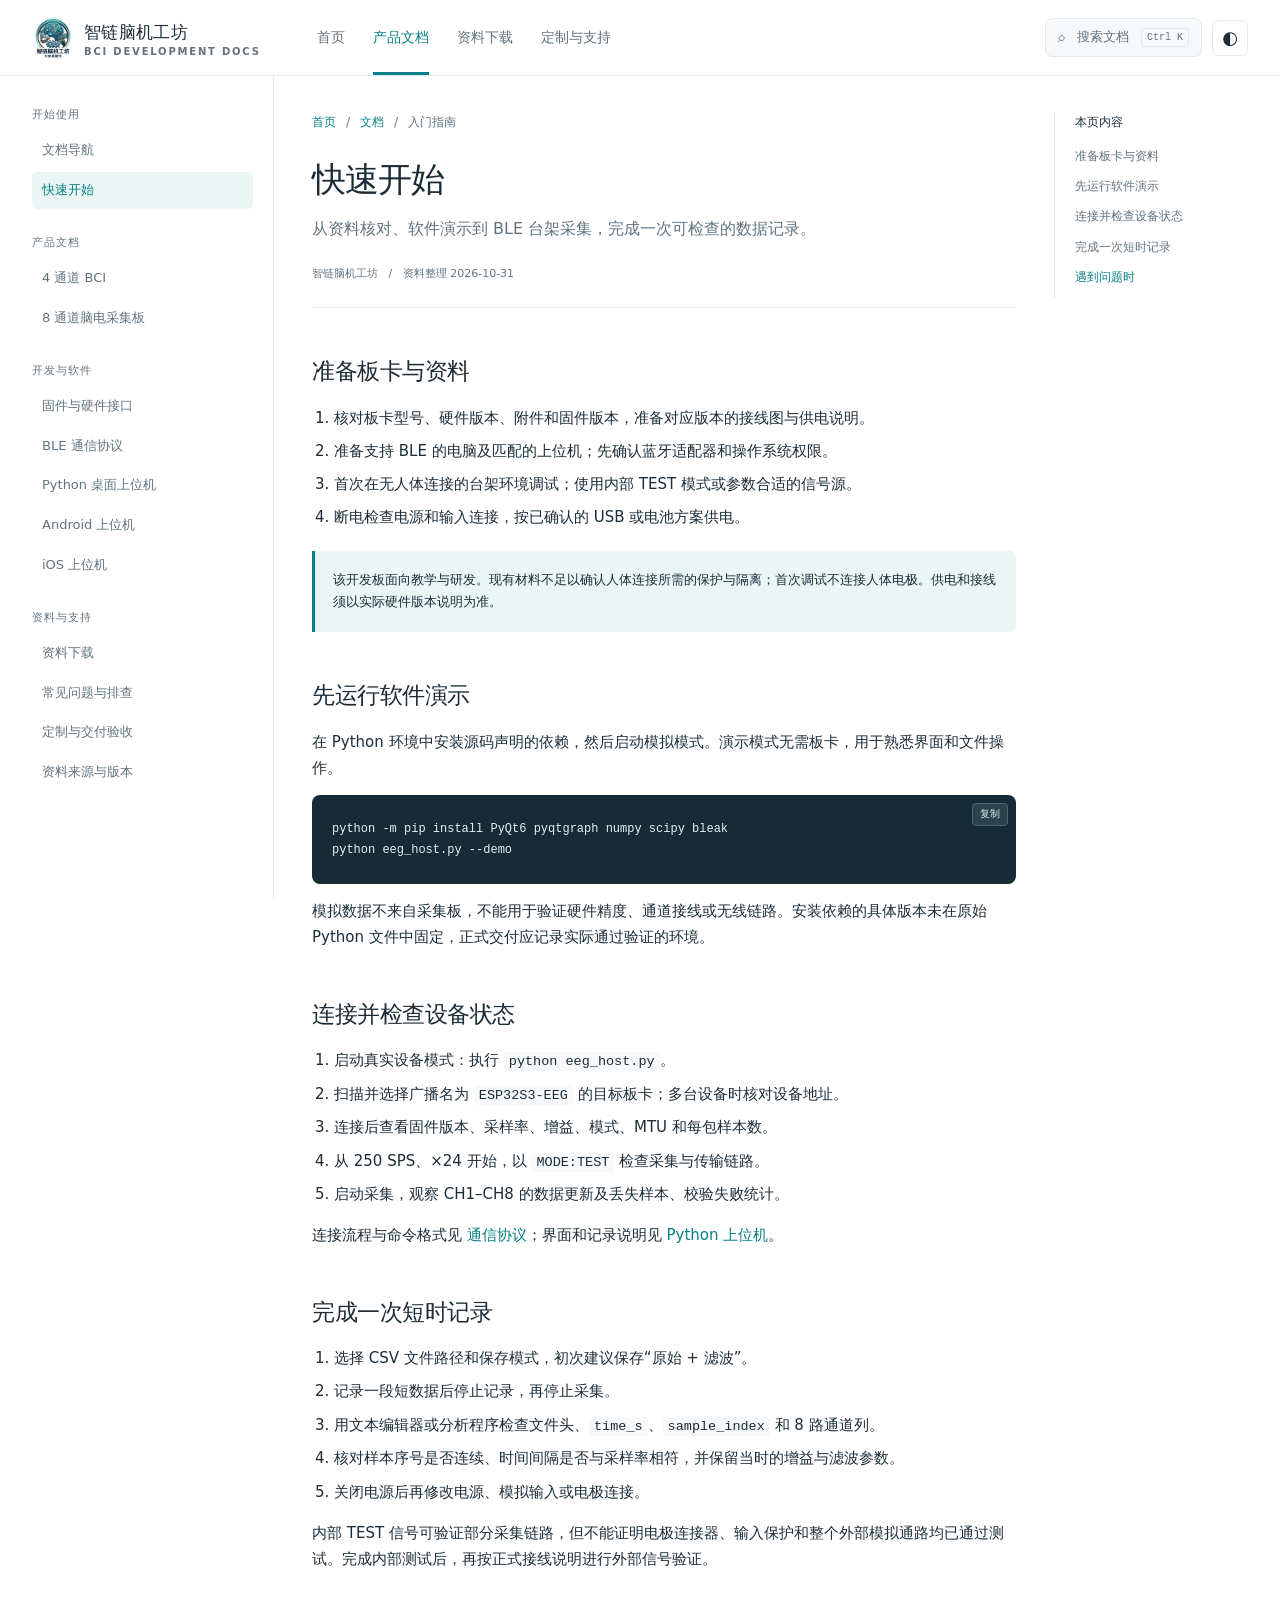
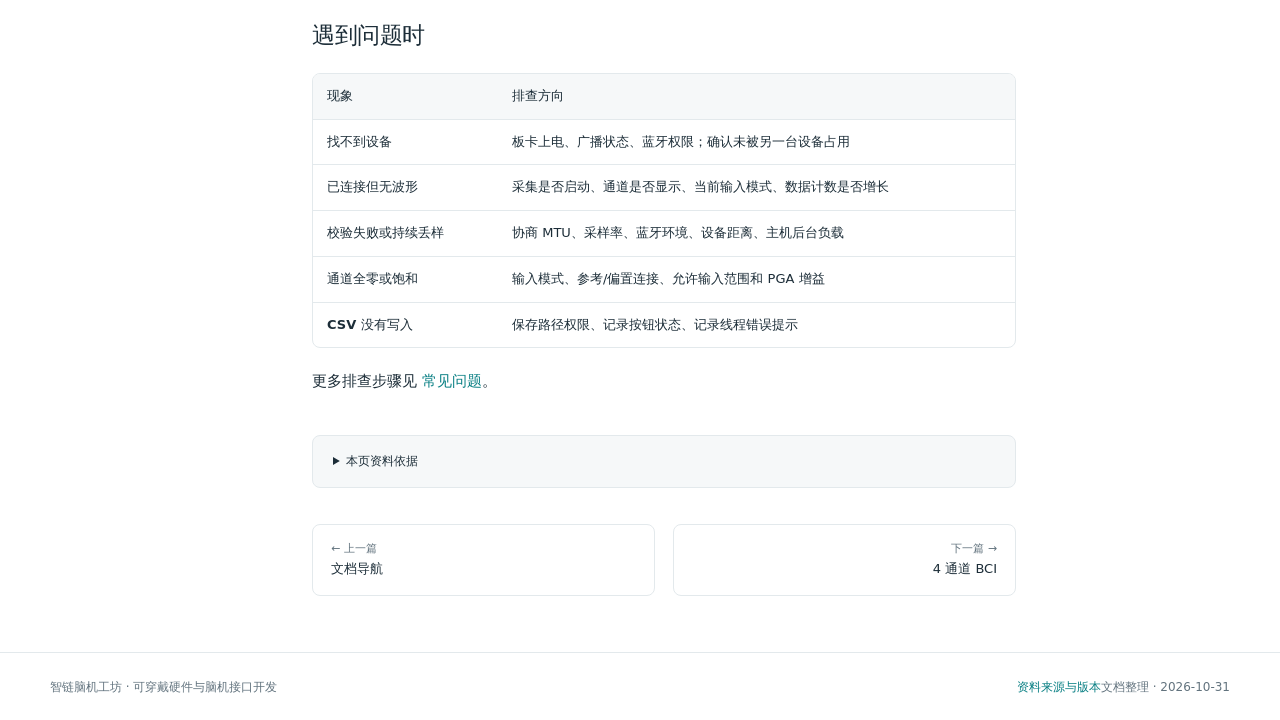
<file: docs/quickstart.html>
<!doctype html>
<html lang="zh-CN"><head><meta charset="UTF-8"><meta name="viewport" content="width=device-width,initial-scale=1"><meta name="color-scheme" content="light dark"><title>快速开始 · 智链脑机工坊</title><meta name="description" content="从资料核对、软件演示到 BLE 台架采集，完成一次可检查的数据记录。"><link rel="icon" href="assets/logo.webp"><link rel="stylesheet" href="assets/style.css"><script src="assets/search-index.js" defer></script><script src="assets/app.js" defer></script></head>
<body><a class="skip" href="#main">跳转到正文</a><header class="site-header"><div class="header-inner"><a class="brand" href="index.html"><img src="assets/logo.webp" alt="" width="42" height="42"><span>智链脑机工坊<small>BCI DEVELOPMENT DOCS</small></span></a><nav class="main-nav" id="main-nav" aria-label="主导航"><a href="index.html">首页</a><a href="overview.html" aria-current="page">产品文档</a><a href="downloads.html">资料下载</a><a href="customization.html">定制与支持</a></nav><div class="header-tools"><button class="search-trigger" data-search aria-label="搜索文档"><span aria-hidden="true">⌕</span> 搜索文档 <kbd>Ctrl K</kbd></button><button class="icon-btn" data-theme-toggle aria-label="切换深色模式">◐</button><button class="menu-toggle" aria-controls="main-nav" aria-expanded="false" aria-label="打开导航菜单">☰</button></div></div></header>
<button class="mobile-doc-button" aria-expanded="false" aria-controls="doc-sidebar">☰ 文档目录 · 快速开始</button><div class="doc-shell"><aside class="sidebar" id="doc-sidebar" aria-label="文档目录"><div class="nav-heading">开始使用</div><a href="overview.html">文档导航</a><a href="quickstart.html" aria-current="page">快速开始</a><div class="nav-heading">产品文档</div><a href="bci4.html">4 通道 BCI</a><a href="bci8.html">8 通道脑电采集板</a><div class="nav-heading">开发与软件</div><a href="firmware.html">固件与硬件接口</a><a href="protocol.html">BLE 通信协议</a><a href="python.html">Python 桌面上位机</a><a href="android.html">Android 上位机</a><a href="ios.html">iOS 上位机</a><div class="nav-heading">资料与支持</div><a href="downloads.html">资料下载</a><a href="faq.html">常见问题与排查</a><a href="customization.html">定制与交付验收</a><a href="sources.html">资料来源与版本</a></aside><main class="article" id="main"><div class="breadcrumbs"><a href="index.html">首页</a><span>/</span><a href="overview.html">文档</a><span>/</span>入门指南</div><h1>快速开始</h1><p class="lead">从资料核对、软件演示到 BLE 台架采集，完成一次可检查的数据记录。</p><div class="doc-meta">智链脑机工坊 &nbsp; / &nbsp; 资料整理 2026-10-31</div><section id="prepare"><h2>准备板卡与资料</h2><ol><li>核对板卡型号、硬件版本、附件和固件版本，准备对应版本的接线图与供电说明。</li><li>准备支持 BLE 的电脑及匹配的上位机；先确认蓝牙适配器和操作系统权限。</li><li>首次在无人体连接的台架环境调试；使用内部 TEST 模式或参数合适的信号源。</li><li>断电检查电源和输入连接，按已确认的 USB 或电池方案供电。</li></ol><div class="callout"><p>该开发板面向教学与研发。现有材料不足以确认人体连接所需的保护与隔离；首次调试不连接人体电极。供电和接线须以实际硬件版本说明为准。</p></div></section><section id="demo"><h2>先运行软件演示</h2><p>在 Python 环境中安装源码声明的依赖，然后启动模拟模式。演示模式无需板卡，用于熟悉界面和文件操作。</p><pre><code>python -m pip install PyQt6 pyqtgraph numpy scipy bleak
python eeg_host.py --demo</code></pre><p>模拟数据不来自采集板，不能用于验证硬件精度、通道接线或无线链路。安装依赖的具体版本未在原始 Python 文件中固定，正式交付应记录实际通过验证的环境。</p></section><section id="connect"><h2>连接并检查设备状态</h2><ol><li>启动真实设备模式：执行 <code>python eeg_host.py</code>。</li><li>扫描并选择广播名为 <code>ESP32S3-EEG</code> 的目标板卡；多台设备时核对设备地址。</li><li>连接后查看固件版本、采样率、增益、模式、MTU 和每包样本数。</li><li>从 250 SPS、×24 开始，以 <code>MODE:TEST</code> 检查采集与传输链路。</li><li>启动采集，观察 CH1–CH8 的数据更新及丢失样本、校验失败统计。</li></ol><p>连接流程与命令格式见 <a href="protocol.html">通信协议</a>；界面和记录说明见 <a href="python.html">Python 上位机</a>。</p></section><section id="record"><h2>完成一次短时记录</h2><ol><li>选择 CSV 文件路径和保存模式，初次建议保存“原始 + 滤波”。</li><li>记录一段短数据后停止记录，再停止采集。</li><li>用文本编辑器或分析程序检查文件头、<code>time_s</code>、<code>sample_index</code> 和 8 路通道列。</li><li>核对样本序号是否连续、时间间隔是否与采样率相符，并保留当时的增益与滤波参数。</li><li>关闭电源后再修改电源、模拟输入或电极连接。</li></ol><p>内部 TEST 信号可验证部分采集链路，但不能证明电极连接器、输入保护和整个外部模拟通路均已通过测试。完成内部测试后，再按正式接线说明进行外部信号验证。</p></section><section id="troubleshooting"><h2>遇到问题时</h2><div class="table-wrap"><table><thead><tr><th>现象</th><th>排查方向</th></tr></thead><tbody><tr><td>找不到设备</td><td>板卡上电、广播状态、蓝牙权限；确认未被另一台设备占用</td></tr><tr><td>已连接但无波形</td><td>采集是否启动、通道是否显示、当前输入模式、数据计数是否增长</td></tr><tr><td>校验失败或持续丢样</td><td>协商 MTU、采样率、蓝牙环境、设备距离、主机后台负载</td></tr><tr><td>通道全零或饱和</td><td>输入模式、参考/偏置连接、允许输入范围和 PGA 增益</td></tr><tr><td>CSV 没有写入</td><td>保存路径权限、记录按钮状态、记录线程错误提示</td></tr></tbody></table></div><p>更多排查步骤见 <a href="faq.html">常见问题</a>。</p></section><details class="sources"><summary>本页资料依据</summary><ul><li>8通道BCI/淘宝上架资料_20261007/源文件/04_开发接口与使用指南.txt</li><li>8通道BCI/程序/嵌入式程序/ESP32S3_ADS1299_EEG.ino</li><li>8通道BCI/程序/上位机程序/Python/eeg_host.py</li></ul></details><nav class="page-nav" aria-label="上一篇与下一篇"><a href="overview.html"><small>← 上一篇</small>文档导航</a><a href="bci4.html"><small>下一篇 →</small>4 通道 BCI</a></nav></main><aside class="toc" aria-label="本页目录"><p>本页内容</p><a href="#prepare">准备板卡与资料</a><a href="#demo">先运行软件演示</a><a href="#connect">连接并检查设备状态</a><a href="#record">完成一次短时记录</a><a href="#troubleshooting">遇到问题时</a></aside></div>
<footer class="site-footer"><div class="wrap footer-inner"><div>智链脑机工坊 · 可穿戴硬件与脑机接口开发</div><div><a href="sources.html">资料来源与版本</a><span>文档整理 · 2026-10-31</span></div></div></footer><dialog class="search-dialog" aria-label="搜索文档"><div class="search-head"><input type="search" placeholder="搜索产品、协议、安装或参数…" aria-label="搜索关键词" autocomplete="off"><button data-close aria-label="关闭搜索">Esc</button></div><div class="search-results" aria-live="polite"></div><div class="search-footer">↑ ↓ 选择 · Enter 打开 · Esc 关闭</div></dialog><button class="to-top" aria-label="返回顶部">↑</button><noscript><div class="no-js">正文与下载可直接使用。启用 JavaScript 可使用全文搜索、主题切换和代码复制。</div></noscript></body></html>
</file>
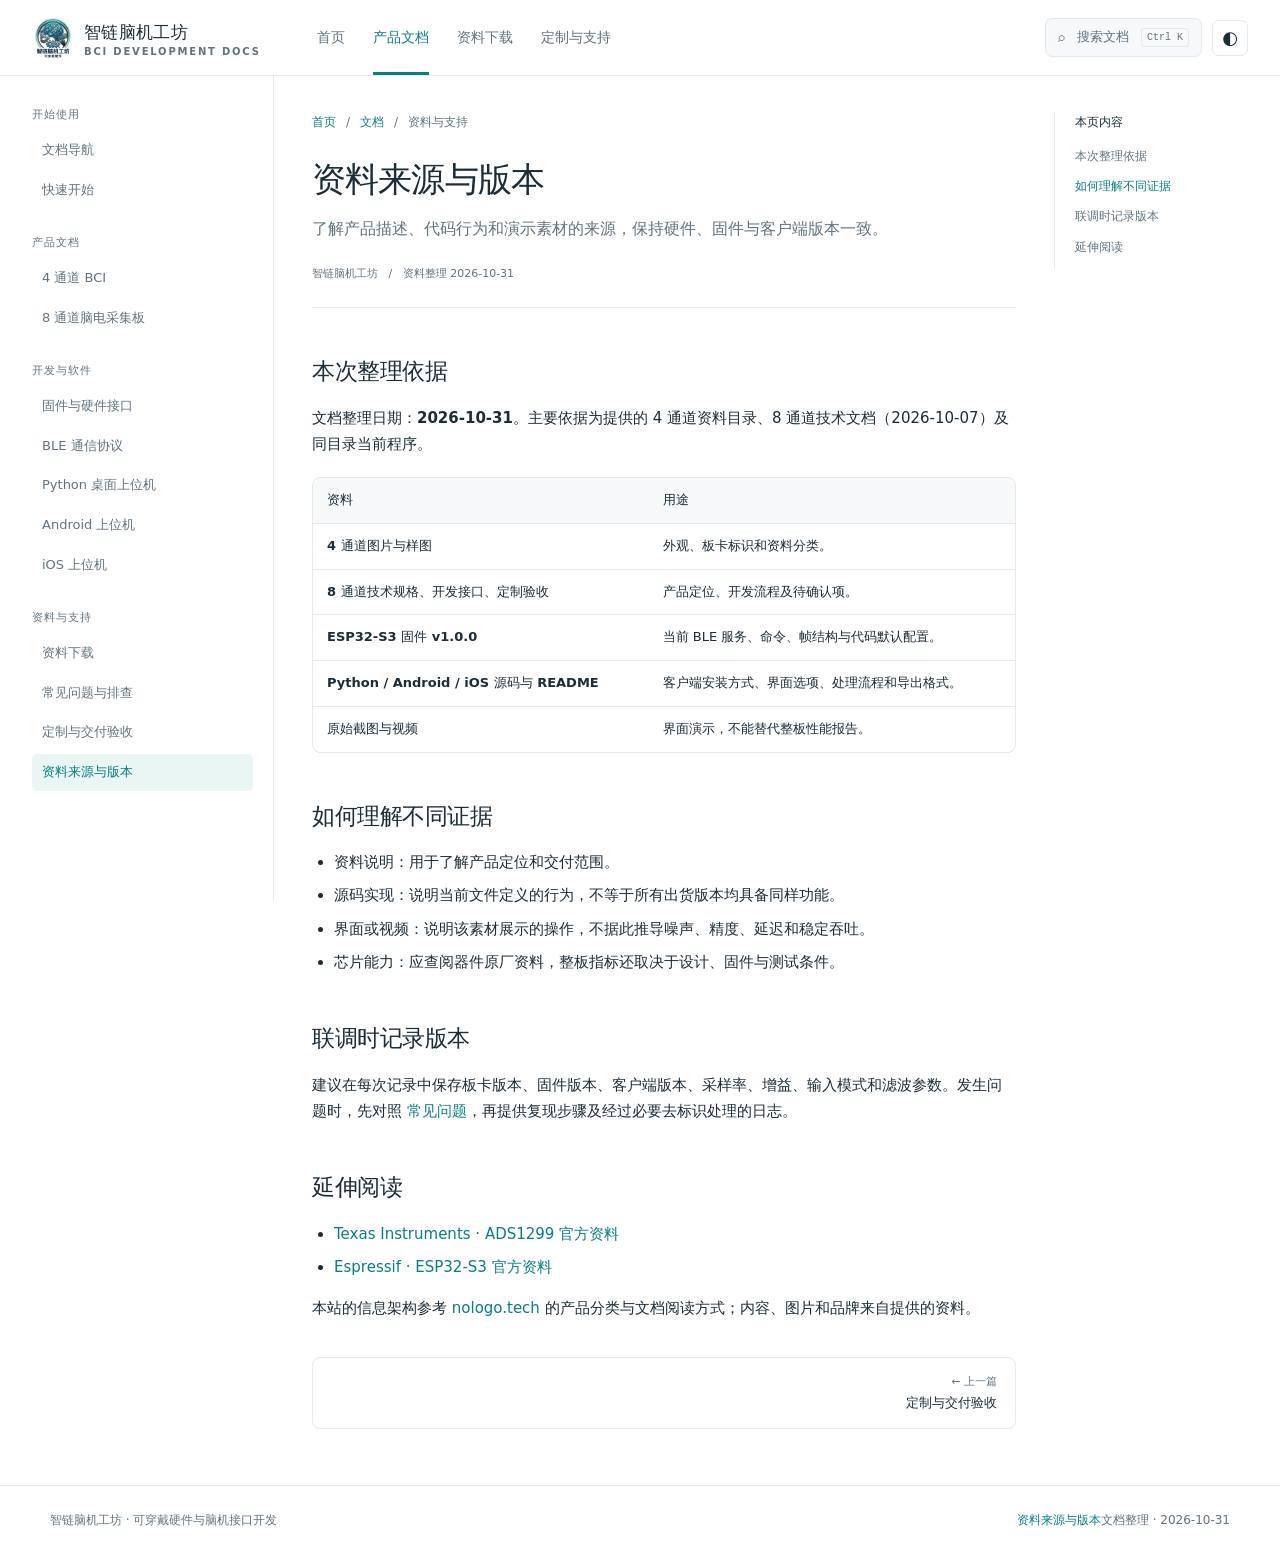
<file: docs/sources.html>
<!doctype html>
<html lang="zh-CN"><head><meta charset="UTF-8"><meta name="viewport" content="width=device-width,initial-scale=1"><meta name="color-scheme" content="light dark"><title>资料来源与版本 · 智链脑机工坊</title><meta name="description" content="了解产品描述、代码行为和演示素材的来源，保持硬件、固件与客户端版本一致。"><link rel="icon" href="assets/logo.webp"><link rel="stylesheet" href="assets/style.css"><script src="assets/search-index.js" defer></script><script src="assets/app.js" defer></script></head>
<body><a class="skip" href="#main">跳转到正文</a><header class="site-header"><div class="header-inner"><a class="brand" href="index.html"><img src="assets/logo.webp" alt="" width="42" height="42"><span>智链脑机工坊<small>BCI DEVELOPMENT DOCS</small></span></a><nav class="main-nav" id="main-nav" aria-label="主导航"><a href="index.html">首页</a><a href="overview.html" aria-current="page">产品文档</a><a href="downloads.html">资料下载</a><a href="customization.html">定制与支持</a></nav><div class="header-tools"><button class="search-trigger" data-search aria-label="搜索文档"><span aria-hidden="true">⌕</span> 搜索文档 <kbd>Ctrl K</kbd></button><button class="icon-btn" data-theme-toggle aria-label="切换深色模式">◐</button><button class="menu-toggle" aria-controls="main-nav" aria-expanded="false" aria-label="打开导航菜单">☰</button></div></div></header>
<button class="mobile-doc-button" aria-expanded="false" aria-controls="doc-sidebar">☰ 文档目录 · 资料来源与版本</button><div class="doc-shell"><aside class="sidebar" id="doc-sidebar" aria-label="文档目录"><div class="nav-heading">开始使用</div><a href="overview.html">文档导航</a><a href="quickstart.html">快速开始</a><div class="nav-heading">产品文档</div><a href="bci4.html">4 通道 BCI</a><a href="bci8.html">8 通道脑电采集板</a><div class="nav-heading">开发与软件</div><a href="firmware.html">固件与硬件接口</a><a href="protocol.html">BLE 通信协议</a><a href="python.html">Python 桌面上位机</a><a href="android.html">Android 上位机</a><a href="ios.html">iOS 上位机</a><div class="nav-heading">资料与支持</div><a href="downloads.html">资料下载</a><a href="faq.html">常见问题与排查</a><a href="customization.html">定制与交付验收</a><a href="sources.html" aria-current="page">资料来源与版本</a></aside><main class="article" id="main"><div class="breadcrumbs"><a href="index.html">首页</a><span>/</span><a href="overview.html">文档</a><span>/</span>资料与支持</div><h1>资料来源与版本</h1><p class="lead">了解产品描述、代码行为和演示素材的来源，保持硬件、固件与客户端版本一致。</p><div class="doc-meta">智链脑机工坊 &nbsp; / &nbsp; 资料整理 2026-10-31</div><section id="basis"><h2>本次整理依据</h2><p>文档整理日期：<strong>2026-10-31</strong>。主要依据为提供的 4 通道资料目录、8 通道技术文档（2026-10-07）及同目录当前程序。</p><div class="table-wrap"><table><thead><tr><th>资料</th><th>用途</th></tr></thead><tbody><tr><td>4 通道图片与样图</td><td>外观、板卡标识和资料分类。</td></tr><tr><td>8 通道技术规格、开发接口、定制验收</td><td>产品定位、开发流程及待确认项。</td></tr><tr><td>ESP32-S3 固件 v1.0.0</td><td>当前 BLE 服务、命令、帧结构与代码默认配置。</td></tr><tr><td>Python / Android / iOS 源码与 README</td><td>客户端安装方式、界面选项、处理流程和导出格式。</td></tr><tr><td>原始截图与视频</td><td>界面演示，不能替代整板性能报告。</td></tr></tbody></table></div></section><section id="difference"><h2>如何理解不同证据</h2><ul><li><strong>资料说明：</strong>用于了解产品定位和交付范围。</li><li><strong>源码实现：</strong>说明当前文件定义的行为，不等于所有出货版本均具备同样功能。</li><li><strong>界面或视频：</strong>说明该素材展示的操作，不据此推导噪声、精度、延迟和稳定吞吐。</li><li><strong>芯片能力：</strong>应查阅器件原厂资料，整板指标还取决于设计、固件与测试条件。</li></ul></section><section id="tracking"><h2>联调时记录版本</h2><p>建议在每次记录中保存板卡版本、固件版本、客户端版本、采样率、增益、输入模式和滤波参数。发生问题时，先对照 <a href="faq.html">常见问题</a>，再提供复现步骤及经过必要去标识处理的日志。</p></section><section id="reading"><h2>延伸阅读</h2><ul><li><a href="https://www.ti.com/product/ADS1299" target="_blank" rel="noopener">Texas Instruments · ADS1299 官方资料</a></li><li><a href="https://www.espressif.com/en/products/socs/esp32-s3" target="_blank" rel="noopener">Espressif · ESP32-S3 官方资料</a></li></ul><p>本站的信息架构参考 <a href="https://www.nologo.tech/" target="_blank" rel="noopener">nologo.tech</a> 的产品分类与文档阅读方式；内容、图片和品牌来自提供的资料。</p></section><nav class="page-nav" aria-label="上一篇与下一篇"><a href="customization.html"><small>← 上一篇</small>定制与交付验收</a></nav></main><aside class="toc" aria-label="本页目录"><p>本页内容</p><a href="#basis">本次整理依据</a><a href="#difference">如何理解不同证据</a><a href="#tracking">联调时记录版本</a><a href="#reading">延伸阅读</a></aside></div>
<footer class="site-footer"><div class="wrap footer-inner"><div>智链脑机工坊 · 可穿戴硬件与脑机接口开发</div><div><a href="sources.html">资料来源与版本</a><span>文档整理 · 2026-10-31</span></div></div></footer><dialog class="search-dialog" aria-label="搜索文档"><div class="search-head"><input type="search" placeholder="搜索产品、协议、安装或参数…" aria-label="搜索关键词" autocomplete="off"><button data-close aria-label="关闭搜索">Esc</button></div><div class="search-results" aria-live="polite"></div><div class="search-footer">↑ ↓ 选择 · Enter 打开 · Esc 关闭</div></dialog><button class="to-top" aria-label="返回顶部">↑</button><noscript><div class="no-js">正文与下载可直接使用。启用 JavaScript 可使用全文搜索、主题切换和代码复制。</div></noscript></body></html>
</file>
<file: docs/assets/style.css>
@charset "UTF-8";
:root{--bg:#fff;--panel:#f6f8f9;--ink:#1c2d38;--muted:#62737e;--line:#e3e9ec;--accent:#087f83;--soft:#e9f6f4;--code:#152b36;--shadow:0 16px 40px #173b4810;color-scheme:light;font-family:Inter,"Segoe UI","Microsoft YaHei",system-ui,sans-serif;font-synthesis:none}
:root[data-theme=dark]{--bg:#101b22;--panel:#172730;--ink:#e4edf0;--muted:#a2b5bd;--line:#2a3d47;--accent:#63d6c9;--soft:#1b393a;--code:#0b151b;--shadow:0 16px 40px #0003;color-scheme:dark}
*{box-sizing:border-box}html{scroll-behavior:smooth;scroll-padding-top:100px}body{margin:0;background:var(--bg);color:var(--ink);line-height:1.75;font-size:15px}a{color:var(--accent);text-decoration:none}a:hover{text-decoration:underline}button,input{font:inherit}button,a,input{ -webkit-tap-highlight-color:transparent}button{cursor:pointer}img{max-width:100%;height:auto}button:focus-visible,a:focus-visible,input:focus-visible,summary:focus-visible{outline:3px solid var(--accent);outline-offset:4px}::selection{background:#bde9e1;color:#14332e}.skip{position:fixed;top:-80px;left:16px;background:var(--bg);padding:12px;z-index:99}.skip:focus{top:6px}.wrap{width:min(1180px,calc(100% - 64px));margin:auto}.site-header{height:76px;border-bottom:1px solid var(--line);position:sticky;top:0;background:var(--bg);z-index:40}.header-inner{height:100%;display:flex;align-items:center;gap:24px;width:min(1440px,calc(100% - 64px));margin:auto}.brand{display:flex;align-items:center;gap:10px;color:var(--ink);white-space:nowrap;font-weight:750;font-size:17px;letter-spacing:.02em}.brand:hover{text-decoration:none}.brand img{width:42px;height:42px;object-fit:cover;border-radius:10px}.brand small{display:block;font-size:10px;letter-spacing:.18em;color:var(--muted);line-height:1}.main-nav{display:flex;gap:28px;margin-left:32px;align-items:center}.main-nav a{font-size:14px;color:var(--muted);position:relative;line-height:75px}.main-nav a[aria-current=page]{color:var(--accent);font-weight:650}.main-nav a[aria-current=page]:after{content:"";position:absolute;bottom:0;left:0;right:0;height:3px;background:var(--accent)}.header-tools{margin-left:auto;display:flex;gap:10px;align-items:center}.search-trigger{display:flex;align-items:center;gap:12px;color:var(--muted);background:var(--panel);border:1px solid var(--line);padding:7px 12px;border-radius:7px;font-size:13px}.search-trigger kbd{border:1px solid var(--line);padding:0 5px;border-radius:3px;font-size:10px}.icon-btn,.menu-toggle{background:transparent;border:1px solid var(--line);border-radius:7px;width:36px;height:36px;color:var(--ink);font-size:18px}.menu-toggle{display:none}.eyebrow{text-transform:uppercase;font:600 11px/1.5 "Segoe UI",sans-serif;letter-spacing:.16em;color:var(--accent);margin-bottom:18px}.hero{padding:64px 0 48px;background:linear-gradient(115deg,var(--bg) 40%,var(--soft));border-bottom:1px solid var(--line)}.hero-inner{display:grid;grid-template-columns:1.3fr .7fr;align-items:center;gap:48px}.hero h1{font-size:46px;line-height:1.35;letter-spacing:-.035em;margin:0 0 18px;font-weight:750}.hero h1 span{color:var(--accent)}.hero p{color:var(--muted);font-size:16px;max-width:590px;margin:0 0 28px}.actions{display:flex;gap:12px;flex-wrap:wrap}.btn{display:inline-flex;gap:16px;align-items:center;justify-content:center;padding:10px 21px;border-radius:7px;border:1px solid var(--line);color:var(--ink);font-weight:600;font-size:14px;background:var(--bg)}.btn:hover{text-decoration:none;border-color:var(--accent)}.btn.primary{background:var(--accent);color:var(--bg);border-color:var(--accent)}.hero-art{display:flex;align-items:center;justify-content:center;position:relative}.hero-art img{width:264px;mix-blend-mode:multiply;border-radius:20px;filter:saturate(.8)}:root[data-theme=dark] .hero-art img{mix-blend-mode:normal}.hero-caption{font-size:11px;color:var(--muted);text-align:center;margin-top:8px;letter-spacing:.1em}.signal-path{display:flex;gap:24px;align-items:center;margin-top:36px;color:var(--muted);font-size:12px}.signal-path span{display:flex;align-items:center;gap:9px}.signal-path b{font-size:10px;font-family:monospace;border:1px solid var(--line);border-radius:50%;width:22px;height:22px;display:grid;place-content:center}.section{padding:44px 0}.section-title{display:flex;justify-content:space-between;align-items:flex-end;margin-bottom:23px;gap:20px}.section-title h2{font-size:25px;line-height:1.3;margin:0 0 7px;letter-spacing:-.025em}.section-title p{margin:0;font-size:14px;color:var(--muted)}.section-title>a{font-size:13px}.product-grid{display:grid;grid-template-columns:1fr 1fr;gap:24px}.product-card{display:grid;grid-template-columns:44% 56%;border:1px solid var(--line);border-radius:12px;overflow:hidden;background:var(--bg);color:var(--ink);min-height:246px;transition:box-shadow .2s,transform .2s}.product-card:hover{text-decoration:none;box-shadow:var(--shadow);transform:translateY(-3px)}.product-photo{width:100%;height:100%;min-height:246px;object-fit:cover}.product-info{padding:26px}.product-info h3{font-size:22px;margin:7px 0 7px}.product-info p{font-size:13px;color:var(--muted);margin:0 0 18px}.product-info .card-link{font-size:13px;font-weight:600;color:var(--accent)}.tag{display:inline-block;background:var(--soft);color:var(--accent);font-size:10px;line-height:1.8;padding:2px 8px;border-radius:4px;letter-spacing:.05em}.entry-grid{display:grid;grid-template-columns:repeat(4,1fr);gap:26px}.entry{border-top:1px solid var(--line);padding-top:20px;color:var(--ink)}.entry:hover{text-decoration:none}.entry .entry-num{font:500 12px/1 monospace;color:var(--accent)}.entry h3{font-size:17px;margin:14px 0 7px}.entry p{color:var(--muted);font-size:13px;margin:0}.notice-strip{background:var(--panel);border:1px solid var(--line);border-radius:10px;padding:20px 24px;display:flex;justify-content:space-between;align-items:center;gap:20px;margin:0 0 44px}.notice-strip p{margin:0;color:var(--muted);font-size:13px}.notice-strip strong{display:block;color:var(--ink);font-size:15px;margin-bottom:3px}.site-footer{border-top:1px solid var(--line);padding:24px 0;color:var(--muted);font-size:12px}.footer-inner{display:flex;justify-content:space-between;gap:20px;align-items:center}.footer-inner a{margin-left:20px}.doc-shell{display:grid;grid-template-columns:242px minmax(0,1fr) 194px;gap:38px;max-width:1420px;margin:auto;padding:0 32px}.sidebar{position:sticky;top:76px;height:calc(100vh - 76px);overflow-y:auto;padding:29px 20px 40px 0;border-right:1px solid var(--line);font-size:13px}.sidebar .nav-heading{font-size:11px;letter-spacing:.08em;color:var(--muted);margin:24px 0 8px;font-weight:650}.sidebar .nav-heading:first-child{margin-top:0}.sidebar a{display:block;padding:7px 10px;margin:3px 0;border-radius:5px;color:var(--muted)}.sidebar a:hover{text-decoration:none;background:var(--panel)}.sidebar a[aria-current=page]{color:var(--accent);background:var(--soft);font-weight:650}.article{min-width:0;padding:36px 0 56px;overflow-wrap:anywhere}.breadcrumbs{font-size:12px;color:var(--muted);margin-bottom:24px;display:flex;gap:10px}.article h1{font-size:34px;line-height:1.3;letter-spacing:-.025em;margin:0 0 14px}.article .lead{font-size:16px;color:var(--muted);margin:0 0 20px;line-height:1.8}.doc-meta{font-size:11px;color:var(--muted);padding-bottom:24px;border-bottom:1px solid var(--line);margin-bottom:30px}.article h2{font-size:23px;line-height:1.5;margin:40px 0 16px;padding-top:6px;letter-spacing:-.02em}.article h3{font-size:17px;margin:26px 0 10px}.article p{margin:14px 0}.article ul,.article ol{padding-left:22px}.article li{margin:7px 0}.article strong{font-weight:650}.article section{scroll-margin-top:100px}.article section>a{font-weight:600}.table-wrap{max-width:100%;overflow-x:auto;margin:20px 0;border:1px solid var(--line);border-radius:8px}.article table{border-collapse:collapse;width:100%;font-size:13px}.article th{background:var(--panel);color:var(--ink);font-weight:650;text-align:left}.article th,.article td{padding:11px 14px;border-bottom:1px solid var(--line);vertical-align:top;min-width:100px}.article tr:last-child td{border-bottom:0}.article td:first-child{font-weight:550}.article pre{background:var(--code);color:#e0f0f2;border-radius:8px;padding:24px 20px;overflow-x:auto;line-height:1.7;position:relative;font-size:12px;tab-size:2}.article code{font-family:Consolas,"SFMono-Regular",monospace;font-size:.9em;background:var(--panel);padding:2px 5px;border-radius:4px}.article pre code{background:none;font-size:inherit;padding:0;white-space:pre}.copy-code{position:absolute;right:8px;top:8px;background:#29434d;color:#d4e9eb;border:1px solid #4e656c;border-radius:4px;padding:2px 7px;font-size:10px}.callout,.article aside,.article blockquote{background:var(--soft);border-left:3px solid var(--accent);border-radius:0 6px 6px 0;padding:13px 18px;margin:20px 0;font-size:13px}.callout p,.article aside p{margin:5px 0}.callout.warning{background:var(--panel);border-color:#c29536}.article figure{margin:24px 0}.article figure img{display:block;margin:auto;max-height:460px;object-fit:contain;border:1px solid var(--line);border-radius:10px;background:var(--panel)}.article figcaption{font-size:12px;text-align:center;color:var(--muted);margin-top:10px}.image-pair{display:grid;grid-template-columns:1fr 1fr;gap:16px}.image-pair img{height:240px;width:100%;object-fit:cover!important}.mobile-figure img{max-height:560px!important;width:auto}.article video{width:100%;max-height:500px;background:#10191d;border-radius:8px}.toc{font-size:12px;position:sticky;top:110px;align-self:start;margin-top:36px;padding-left:20px;border-left:1px solid var(--line);max-height:calc(100vh - 140px);overflow-y:auto}.toc p{font-weight:650;margin:0 0 14px;color:var(--ink)}.toc a{display:block;color:var(--muted);margin:11px 0;line-height:1.6}.toc a.active{color:var(--accent)}.sources{margin-top:40px;padding:15px 20px;background:var(--panel);border:1px solid var(--line);border-radius:8px;font-size:12px;color:var(--muted)}.sources summary{cursor:pointer;color:var(--ink);font-weight:600}.sources ul{word-break:break-word}.page-nav{display:flex;gap:18px;margin-top:36px}.page-nav a{border:1px solid var(--line);border-radius:8px;padding:14px 18px;flex:1;color:var(--ink);font-size:13px}.page-nav a:last-child{text-align:right}.page-nav small{display:block;color:var(--muted);font-size:11px}.download-card{border:1px solid var(--line);border-radius:9px;padding:20px;margin:15px 0}.download-card h3{margin:7px 0;font-size:18px}.download-card p{font-size:13px;color:var(--muted);margin:8px 0}.download-card .file-meta{font:11px/1.5 monospace;color:var(--muted)}.download-card details{font-size:11px;color:var(--muted);margin-top:10px}.download-card .btn{margin-top:10px;font-size:12px;padding:6px 14px}.search-dialog{border:1px solid var(--line);border-radius:12px;max-width:min(640px,calc(100% - 24px));width:640px;max-height:80vh;padding:0;background:var(--bg);color:var(--ink);box-shadow:0 25px 100px #0005;margin-top:12vh}.search-dialog::backdrop{background:#13283080;backdrop-filter:blur(3px)}.search-head{display:flex;gap:12px;border-bottom:1px solid var(--line);padding:16px}.search-head input{min-width:0;flex:1;border:0;background:transparent;color:var(--ink);outline:0;font-size:16px}.search-head button{border:1px solid var(--line);background:var(--panel);color:var(--muted);border-radius:4px;font-size:11px}.search-results{padding:10px;overflow-y:auto;max-height:55vh}.search-results a{display:block;padding:13px;border-radius:6px;color:var(--ink);font-size:14px}.search-results a:hover,.search-results a:focus{background:var(--soft);text-decoration:none}.search-results small{display:block;color:var(--muted);font-size:12px;margin-top:4px}.search-results p{padding:10px 15px;color:var(--muted);font-size:13px}.search-footer{padding:9px 18px;border-top:1px solid var(--line);font-size:11px;color:var(--muted)}.mobile-doc-button{display:none}.to-top{display:none;position:fixed;bottom:24px;right:24px;z-index:20;background:var(--bg);border:1px solid var(--line);border-radius:8px;color:var(--accent);width:36px;height:36px}.to-top.visible{display:block}.no-js{padding:10px;background:var(--soft)}
@media(min-width:1500px){.doc-shell{gap:44px}.article{font-size:16px}}
@media(max-width:1150px){.main-nav{margin-left:0;gap:18px}.search-trigger kbd{display:none}.doc-shell{grid-template-columns:215px minmax(0,1fr);gap:30px}.toc{display:none}.product-card{grid-template-columns:1fr}.product-photo{height:230px;min-height:0}.product-info{padding:22px}.hero h1{font-size:40px}}
@media(max-width:800px){.header-inner{width:calc(100% - 32px);gap:12px}.site-header{height:66px}.brand{font-size:15px}.brand img{width:36px;height:36px}.brand small{font-size:9px}.menu-toggle{display:block}.main-nav{display:none;position:absolute;top:66px;left:0;right:0;background:var(--bg);border-bottom:1px solid var(--line);padding:12px 24px;box-shadow:var(--shadow)}.main-nav.open{display:flex;flex-direction:column;gap:0;align-items:stretch}.main-nav a{line-height:44px}.main-nav a[aria-current=page]:after{display:none}.search-trigger{font-size:0;gap:0;width:36px;height:36px;justify-content:center;padding:0}.search-trigger span{font-size:18px}.header-tools{gap:7px}.wrap{width:calc(100% - 40px)}.hero{padding:44px 0 34px}.hero-inner{grid-template-columns:1fr;gap:0}.hero-art{display:none}.hero h1{font-size:36px}.hero p{font-size:14px}.signal-path{gap:16px;flex-wrap:wrap;margin-top:28px}.section{padding:32px 0}.section-title h2{font-size:22px}.product-grid{gap:16px}.product-photo{height:180px}.product-info{padding:18px}.product-info h3{font-size:20px}.entry-grid{grid-template-columns:1fr 1fr;gap:25px}.notice-strip{display:block;margin-bottom:30px;padding:18px}.notice-strip .btn{margin-top:15px}.doc-shell{display:block;padding:0 20px}.sidebar{display:none;position:fixed;top:109px;bottom:0;left:0;height:calc(100vh - 109px);background:var(--bg);width:290px;z-index:30;padding:20px;box-shadow:12px 0 28px #0002}.sidebar.open{display:block}.article{padding-top:24px}.article h1{font-size:28px}.article h2{font-size:21px}.mobile-doc-button{display:block;position:sticky;top:66px;width:100%;z-index:35;background:var(--panel);color:var(--ink);border:0;border-bottom:1px solid var(--line);text-align:left;padding:10px 20px;font-size:12px;height:43px}.footer-inner{display:block}.footer-inner>div+div{margin-top:10px}.footer-inner a{margin:0 20px 0 0}.image-pair img{height:180px}.article pre{font-size:11px}.article th,.article td{padding:9px}.page-nav{gap:10px}.page-nav a{padding:12px}.section-title>a{white-space:nowrap}.to-top{right:16px;bottom:16px}}
@media(max-width:480px){.product-grid{grid-template-columns:1fr}.product-card{grid-template-columns:40% 60%;min-height:205px}.product-photo{height:100%;min-height:205px}.product-info{padding:18px 15px}.hero h1{font-size:32px}.hero .actions .btn{padding:9px 16px}.signal-path{font-size:10px;gap:10px}.icon-btn{width:32px}.brand{gap:7px}.header-inner{gap:8px}.image-pair{grid-template-columns:1fr}.image-pair img{height:auto}.article table{font-size:12px}.article th,.article td{min-width:110px}.section-title p{font-size:12px}}
@media(prefers-reduced-motion:reduce){html{scroll-behavior:auto}*{transition:none!important}}
@media print{.site-header,.sidebar,.toc,.site-footer,.mobile-doc-button,.page-nav,.to-top,.copy-code{display:none!important}.doc-shell{display:block;padding:0}.article{padding:0}body{color:#000;background:#fff;font-size:11pt}.article a{color:#000}.article pre{white-space:pre-wrap;background:#f5f5f5;color:#111}.table-wrap{overflow:visible}.article h2{break-after:avoid}.article tr,figure{break-inside:avoid}}
</file>
